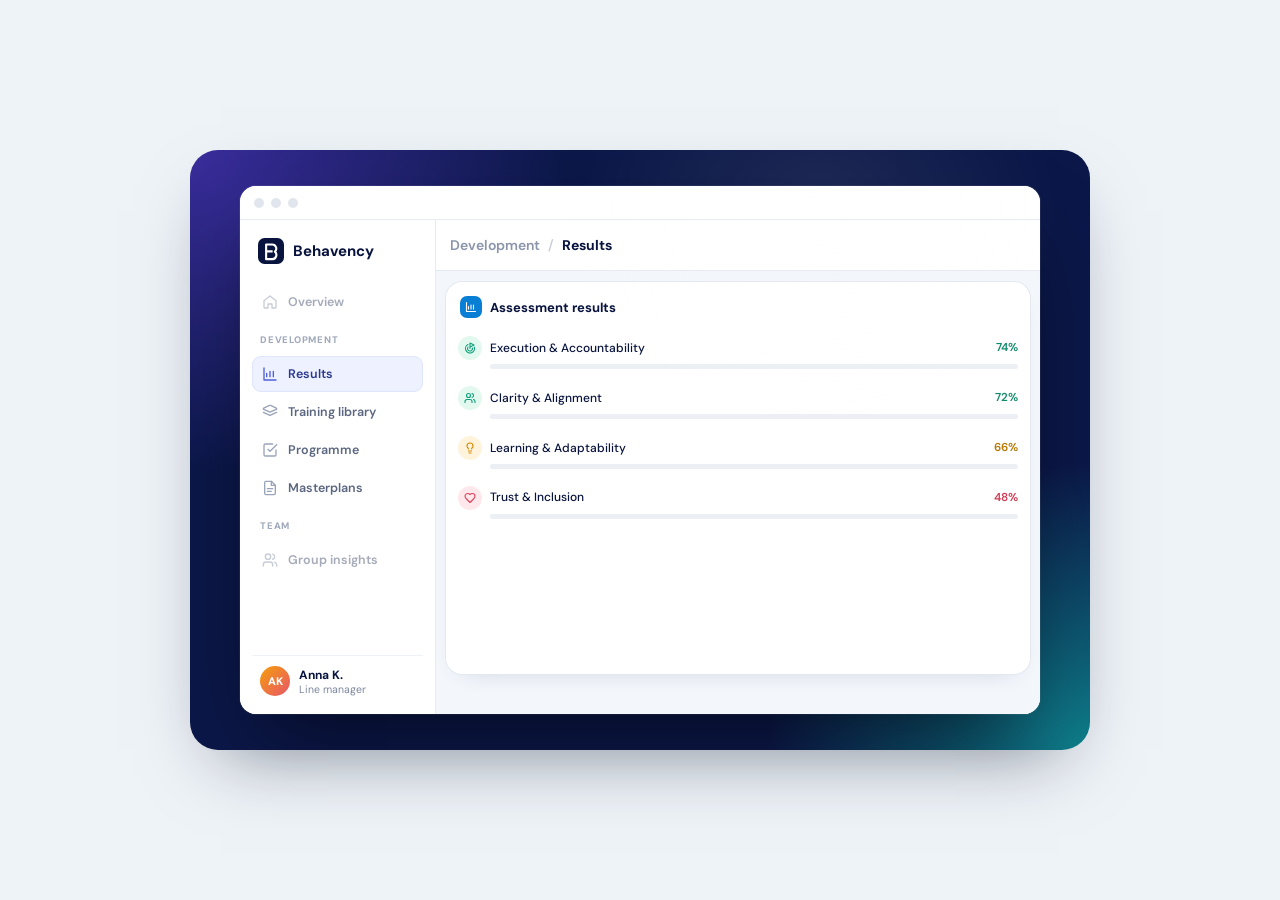
<file: public/showcase-desktop/index.html>
<!doctype html>
<html lang="en">
<head>
<meta charset=utf8><meta name=viewport content="width=device-width,initial-scale=1,viewport-fit=cover"><style>:root{color-scheme:light;box-sizing:border-box;padding-top:env(safe-area-inset-top,0px);padding-bottom:env(safe-area-inset-bottom,0px)}html{scroll-padding-top:env(safe-area-inset-top,0px)}body{margin:0;padding:0;font:14px -apple-system,BlinkMacSystemFont,sans-serif;background:#fff;color:#000}img{max-width:100%}[hidden]:not([hidden=until-found i]){display:none!important}</style></head><body>
<title>Behavency Showcase Desktop</title>
<meta name="claude:viewport-fit-sides" content="cover">
<link rel="preconnect" href="https://fonts.googleapis.com">
<link rel="stylesheet" href="https://fonts.googleapis.com/css2?family=DM+Sans:wght@400;500;600;700;800&display=swap">
<style>
/* Layout: a product showcase. A brand band holds one Behavency app window: a left menu whose highlight follows the
   story, and the explainer clip playing in the main area. The band and window keep their look in both themes;
   only the page around them follows the viewer's theme. */
:root {
  --page: #eef3f8; --ink: #1e293b; --rule: #d6dfea; --chip: #ffffff;
  --sans: "DM Sans", ui-sans-serif, system-ui, -apple-system, "Segoe UI", Arial, sans-serif;
}
@media (prefers-color-scheme: dark) { :root:not([data-theme="light"]) { --page: #0d1324; --ink: #e2e8f0; --rule: #263049; --chip: #172036; color-scheme: dark } }
:root[data-theme="dark"] { --page: #0d1324; --ink: #e2e8f0; --rule: #263049; --chip: #172036; color-scheme: dark }

html, body { height: 100% }
body { margin: 0; background: var(--page); color: var(--ink); font-family: var(--sans) }
.sc-page { min-height: 100%; display: grid; place-items: center; box-sizing: border-box; padding-block: 24px;
  padding-left: max(16px, env(safe-area-inset-left, 0px)); padding-right: max(16px, env(safe-area-inset-right, 0px)) }
.sc-hold { position: relative; max-width: 100% }
.sc-band { position: absolute; left: 0; top: 0; width: 900px; height: 600px; transform-origin: top left; border-radius: 28px; overflow: hidden;
  background: radial-gradient(70% 90% at 0% 0%, #3a2d9c 0, transparent 60%), radial-gradient(60% 80% at 100% 100%, #0e7f8a 0, transparent 60%), #0b1748;
  box-shadow: 0 30px 70px -30px rgba(15,23,42,.5) }
.sc-band::after { content: ""; position: absolute; inset: 0; background: radial-gradient(40% 50% at 70% 10%, rgba(255,255,255,.08), transparent 70%); pointer-events: none }

/* The app window */
.sc-win { position: absolute; left: 50px; top: 36px; width: 800px; height: 528px; border-radius: 16px; overflow: hidden; background: #f3f6fb; color: #08133e;
  box-shadow: 0 40px 80px -24px rgba(0,0,0,.55), 0 0 0 1px rgba(255,255,255,.08); display: grid; grid-template-columns: 196px 1fr; grid-template-rows: 34px 1fr }
.sc-bar { grid-column: 1 / 3; display: flex; align-items: center; gap: 7px; padding: 0 14px; background: #fff; border-bottom: 1px solid #e6ebf2 }
.sc-bar i { width: 10px; height: 10px; border-radius: 50%; background: #e1e6ee }
.sc-bar span { margin: 0 auto; padding: 4px 40px; border-radius: 7px; background: #f3f6fa; font-size: 11px; color: #7b869e }

.sc-side { position: relative; background: #fff; border-right: 1px solid #e6ebf2; padding: 16px 12px; display: flex; flex-direction: column; gap: 4px }
.sc-logo { display: flex; align-items: center; gap: 9px; padding: 2px 6px 16px; font-size: 15px; font-weight: 700 }
.sc-logo svg { width: 26px; height: 26px }
.sc-sec { padding: 10px 8px 6px; font-size: 9.5px; font-weight: 800; letter-spacing: .08em; text-transform: uppercase; color: #a0a9bb }
.sc-nav { position: relative; display: flex; flex-direction: column; gap: 2px }
.sc-pill { position: absolute; left: 0; right: 0; height: 36px; border-radius: 9px; background: #eef1ff; box-shadow: inset 0 0 0 1px #dfe4ff; transition: top .7s cubic-bezier(.65,0,.35,1) }
.sc-item { position: relative; height: 36px; display: flex; align-items: center; gap: 10px; padding: 0 10px; border-radius: 9px; font-size: 12.5px; font-weight: 600; color: #5b6680; transition: color .4s }
.sc-item svg { flex: none; color: #9aa4b8; transition: color .4s }
.sc-item.on { color: #2b3a8f }
.sc-item.on svg { color: #4f5fd6 }
.sc-item.dim { opacity: .55 }
.sc-who { margin-top: auto; display: flex; align-items: center; gap: 9px; padding: 10px 8px 2px; border-top: 1px solid #eef1f5 }
.sc-who .av { width: 30px; height: 30px; border-radius: 50%; display: grid; place-items: center; font-size: 11px; font-weight: 800; color: #fff; background: linear-gradient(135deg, #f59e0b, #e8566a) }
.sc-who strong { display: block; font-size: 12px }
.sc-who small { display: block; font-size: 10.5px; color: #7b869e }

.sc-main { position: relative; overflow: hidden; background: #f3f6fb }
.sc-clip { position: absolute; inset: 0 }

/* The explainer clip */

/* Layout: a wordless explainer for the mobile website. One Behavency window on a brand band; every step is the
   previous step transforming: the red area becomes a search tag, the matches become the programme, and each training
   builds its Masterplan in a panel attached under it. Only the window's own labels carry words. */
:root {
  --page: #eef3f8; --ink: #08133e; --rule: #d6dfea; --chip: #ffffff;
  --sans: "DM Sans", ui-sans-serif, system-ui, -apple-system, "Segoe UI", Arial, sans-serif;
  --move: cubic-bezier(.65, 0, .35, 1);
  --settle: cubic-bezier(.22, .8, .24, 1);
}
@media (prefers-color-scheme: dark) { :root:not([data-theme="light"]) { --page: #0d1324; --ink: #e5eaf5; --rule: #263049; --chip: #172036; color-scheme: dark } }
:root[data-theme="dark"] { --page: #0d1324; --ink: #e5eaf5; --rule: #263049; --chip: #172036; color-scheme: dark }


/* The band and the camera */
.holder { position: relative }
.band { position: absolute; left: 0; top: 0; width: 604px; height: 494px; transform-origin: top left; border-radius: 26px; overflow: hidden; color: #08133e;
  background: radial-gradient(110% 70% at 10% 0%, #3a2d9c 0, transparent 62%), radial-gradient(90% 60% at 100% 100%, #0e7f8a 0, transparent 62%), #0b1748;
  box-shadow: 0 24px 60px rgba(30,48,84,.2) }
.cam { position: absolute; left: 0; top: 0; width: 604px; height: 494px; transform-origin: 0 0; transition: transform 1.3s var(--move) }
.win { position: absolute; left: 0; top: 0; width: 604px; height: 494px; border-radius: 0; background: #f5f8fc; overflow: hidden; box-shadow: 0 26px 60px rgba(0,0,0,.4); font-size: 12px; transition: opacity .6s }
.win.out { opacity: 0 }

.top { position: absolute; left: 0; right: 0; top: 0; height: 50px; display: flex; align-items: center; gap: 9px; padding: 0 14px; background: #fff; border-bottom: 1px solid #e6ebf2; z-index: 2 }
.top .logo { width: 24px; height: 24px }
.top b { font-size: 14px; font-weight: 700 }
.who { margin-left: auto; display: flex; align-items: center; gap: 8px }
.av { width: 28px; height: 28px; border-radius: 50%; display: grid; place-items: center; font-size: 10.5px; font-weight: 800; color: #fff; background: linear-gradient(135deg, #f59e0b, #e8566a); flex: none }
.who strong { display: block; font-size: 12px; line-height: 1.1 }
.who small { display: block; font-size: 10px; color: #687391 }

/* Every moving piece is placed by the script */
.p { position: absolute; box-sizing: border-box;
  transition: left .9s var(--move), top .9s var(--move), width .9s var(--move), height .8s var(--move), opacity .5s, transform .6s var(--settle), background .45s, box-shadow .45s }
.sheet { border-radius: 16px; background: #fff; box-shadow: 0 0 0 1px #e3e9f0, 0 10px 24px -18px rgba(30,48,84,.3) }
.title { display: flex; align-items: center; gap: 8px; font-size: 13px; font-weight: 700; white-space: nowrap }
.title i { width: 22px; height: 22px; border-radius: 7px; display: grid; place-items: center; color: #fff; flex: none }
.title small { margin-left: auto; font-size: 10.5px; font-weight: 600; color: #8a94ab }

/* Results, coloured by zone like the product: strong, medium, development */
.row { display: grid; grid-template-columns: 24px 1fr auto; column-gap: 8px; row-gap: 4px; align-items: center; align-content: center; padding: 0 8px; border-radius: 10px; font-size: 12px; font-weight: 500; white-space: nowrap }
.row .ci { width: 24px; height: 24px; border-radius: 50%; display: grid; place-items: center }
.row .sc { font-size: 11.5px; font-weight: 600; font-variant-numeric: tabular-nums }
.row .bar { grid-column: 2 / 4; height: 5px; border-radius: 99px; background: #eceff3; overflow: hidden }
.row .bar b { display: block; height: 100%; width: var(--v); border-radius: inherit; transform: scaleX(0); transform-origin: left; transition: transform 1.1s var(--move) }
.filled .row .bar b { transform: none }
.z-strong .ci { background: #e3f8ef; color: #0f9f7a } .z-strong .bar b { background: #19b98d } .z-strong .sc { color: #0f8a6a }
.z-medium .ci { background: #fff3dc; color: #d48a00 } .z-medium .bar b { background: #f2a516 } .z-medium .sc { color: #b77700 }
.z-dev .ci { background: #ffe8ec; color: #e0435c } .z-dev .bar b { background: #ef4a64 } .z-dev .sc { color: #d03a52 }
.row .tag { display: inline-block; margin-left: 6px; font-size: 9px; font-weight: 800; letter-spacing: .06em; text-transform: uppercase; color: #c0263f; background: #ffe8ec; border-radius: 99px; padding: 2px 7px; opacity: 0; transform: scale(.8); transition: opacity .35s, transform .35s var(--settle) }
.row.prio { background: #fff5f6; box-shadow: inset 0 0 0 1.5px #f7a3b1 }
.row.prio .tag { opacity: 1; transform: none }
.legend { display: flex; gap: 12px; font-size: 10px; font-weight: 600; color: #7b869e; white-space: nowrap }
.legend span { display: inline-flex; align-items: center; gap: 5px }
.legend i { width: 8px; height: 8px; border-radius: 50% }
.scan { top: 96px; height: 270px; width: 50px; background: linear-gradient(90deg, transparent, rgba(18,142,224,.2), transparent); opacity: 0; transition: none }

/* The priority as a tag */
.tagp { overflow: hidden; transition: left .9s var(--move), top .9s var(--move), width .7s var(--move), height .7s var(--move), opacity .25s, border-radius .7s var(--move), background .5s, box-shadow .5s; display: inline-flex; align-items: center; gap: 6px; padding: 5px 10px 5px 6px; border-radius: 99px; background: #ffeef1; box-shadow: inset 0 0 0 1.5px #f491a3, 0 6px 14px -8px rgba(190,30,60,.45); font-size: 11.5px; font-weight: 700; color: #9b1c33; white-space: nowrap; z-index: 4 }
.tagp i { width: 20px; height: 20px; border-radius: 50%; background: #fff; color: #e0435c; display: grid; place-items: center }
.tagp.asRow { border-radius: 10px; background: #fff5f6; box-shadow: inset 0 0 0 1.5px #f7a3b1 }
.tagp.lifted { box-shadow: inset 0 0 0 1.5px #f491a3, 0 16px 26px -10px rgba(190,30,60,.45) }
.pre { font-size: 11.5px; font-weight: 600; color: #8a94ab; white-space: nowrap }

/* Library */
.search { border-radius: 11px; background: #f4f6fa; box-shadow: inset 0 0 0 1px #e6ebf2; display: flex; align-items: center; gap: 7px; padding: 0 10px; color: #8a94ab }
.search.on { background: #fff8f9; box-shadow: inset 0 0 0 1.5px #f491a3 }
.cloud { display: flex; flex-wrap: wrap; align-content: flex-start; gap: 5px; overflow: hidden; padding-top: 10px; -webkit-mask-image: linear-gradient(#000 84%, transparent); mask-image: linear-gradient(#000 84%, transparent) }
.chip { position: relative; padding: 4px 8px; border-radius: 7px; background: #f4f6fa; box-shadow: inset 0 0 0 1px #e9edf3; font-size: 10.5px; font-weight: 600; color: #3b4764; white-space: nowrap;
  transition: opacity .4s, transform .45s var(--settle), background .25s, box-shadow .25s, color .25s }
.chip.look { background: #e8f3ff; box-shadow: inset 0 0 0 1px #b7d6f5 }
.cloud.dimmed .chip:not(.hit) { opacity: .25 }
.chip.fall { opacity: 0 !important; transform: translateY(10px) scale(.92) }
.chip.hit { background: #ecfbf5; color: #0f6e58; box-shadow: inset 0 0 0 1.5px #7fd8bf }
.chip .m { position: absolute; right: -4px; top: -11px; font-size: 9px; font-weight: 800; color: #fff; background: #13b894; border-radius: 99px; padding: 1px 6px; opacity: 0; transform: translateY(3px); transition: opacity .3s, transform .3s }
.chip.hit .m { opacity: 1; transform: none }
.chip.ghost { visibility: hidden }

/* Programme frame and training cards */
.frame { border-radius: 16px; background: #fff; box-shadow: 0 0 0 1.5px #c9b2ee, 0 14px 30px -18px rgba(76,29,149,.45); transition: opacity .7s }
.frame.on { transform: none }
.card { border-radius: 12px; overflow: hidden; background: #ecfbf5; box-shadow: inset 0 0 0 1.5px #7fd8bf; z-index: 3 }
.card.real { background: #fff; box-shadow: inset 0 0 0 1px #e3e9f0, 0 8px 18px -12px rgba(30,48,84,.35) }
.card.lift { box-shadow: inset 0 0 0 1.5px #a7f3d0, 0 16px 30px -14px rgba(15,110,88,.45); transform: translateY(-2px) }
.card .in { opacity: 0; transition: opacity .35s }
.card .face { position: absolute; left: 8px; top: 50%; transform: translateY(-50%); font-size: 10.5px; font-weight: 600; color: #0f6e58; white-space: nowrap; transition: opacity .3s }
.card.real .face { opacity: 0 }
.card.flying { box-shadow: inset 0 0 0 1.5px #7fd8bf, 0 18px 30px -12px rgba(15,110,88,.4) }
.card.real .in { opacity: 1; transition-delay: .35s }
.hd { position: absolute; left: 10px; right: 10px; top: 0; bottom: 0; display: flex; align-items: center; gap: 9px }
.hd .ti { width: 32px; height: 32px; border-radius: 9px; display: grid; place-items: center; flex: none }
.hd b { display: block; font-size: 12.3px; font-weight: 700; line-height: 1.2 }
.hd small { display: block; font-size: 10px; color: #8a94ab; margin-top: 1px }
/* The Masterplan pill grows out of the card edge, then its tick draws itself */
.hd .done { margin-left: auto; flex: none; display: inline-flex; align-items: center; gap: 3px; font-size: 9.5px; font-weight: 800; color: #fff; background: #13b894; border-radius: 99px; white-space: nowrap; overflow: hidden;
  max-width: 0; padding: 3px 0; opacity: 0; transition: max-width .8s var(--settle), padding .8s var(--settle), opacity .45s }
.card.ready .done { max-width: 120px; padding: 3px 8px; opacity: 1 }
.hd .done svg path { stroke-dasharray: 24; stroke-dashoffset: 24; transition: stroke-dashoffset .5s ease .55s }
.card.ready .done svg path { stroke-dashoffset: 0 }

/* The Masterplan panel, attached under the training it belongs to */
.panel { border-radius: 12px; background: #fbfcff; box-shadow: inset 0 0 0 1px #e1d6f6; overflow: hidden; z-index: 2 }
.panel::before { content: ""; position: absolute; left: 26px; top: 0; width: 2px; height: 8px; background: #c9b2ee }
.ph { position: absolute; left: 10px; right: 10px; top: 12px; display: flex; align-items: center; gap: 6px; font-size: 11px; font-weight: 700; color: #6823b2; white-space: nowrap }
.ph .dots { display: inline-flex; gap: 3px; margin-left: 2px }
.ph .dots b { width: 4px; height: 4px; border-radius: 50%; background: #a77be6; animation: dot 1s infinite ease-in-out }
.ph .dots b:nth-child(2) { animation-delay: .15s } .ph .dots b:nth-child(3) { animation-delay: .3s }
@keyframes dot { 0%, 100% { opacity: .25 } 50% { opacity: 1 } }
.ph .ready { margin-left: auto; display: inline-flex; align-items: center; gap: 3px; font-size: 9.5px; font-weight: 800; color: #0f7d65; background: #def8ef; border-radius: 99px; padding: 2px 8px; opacity: 0; transform: scale(.7); transition: opacity .35s, transform .4s var(--settle) }
.panel.isReady .ph .ready { opacity: 1; transform: none }
.panel.isReady .ph .dots { display: none }
.map { position: absolute; left: 10px; right: 10px; top: 36px; display: grid; grid-template-columns: 1fr 10px 1fr 10px 1fr 10px 1fr; align-items: center; gap: 2px }
.map .st { height: 38px; border-radius: 9px; background: #fff; box-shadow: inset 0 0 0 1px #e3e9f0; display: flex; flex-direction: column; align-items: center; justify-content: center; gap: 3px; font-size: 9px; font-weight: 700; color: #a3adc2;
  transition: background .35s, box-shadow .35s, color .35s, transform .4s var(--settle) }
.map .st.lit { background: #e4faf3; box-shadow: inset 0 0 0 1px #9fe3cf; color: #087f6c; transform: translateY(-1px) }
.map .ar { height: 2px; background: #e3e9f0; position: relative; transition: background .35s }
.map .ar.lit { background: #6abdab }
.tools { position: absolute; left: 10px; right: 10px; top: 82px; display: flex; flex-direction: column; gap: 5px }
.tool { display: grid; grid-template-columns: 26px 1fr auto; gap: 8px; align-items: center; padding: 4px 6px; border-radius: 9px; background: #fff; box-shadow: inset 0 0 0 1px #e8edf3; opacity: 0; transform: translateY(8px); transition: opacity .4s, transform .45s var(--settle) }
.tool.on { opacity: 1; transform: none }
.tool .ic { width: 26px; height: 26px; border-radius: 8px; display: grid; place-items: center }
.tool b { display: block; font-size: 10.8px; font-weight: 700; line-height: 1.15 }
.tool small { display: block; font-size: 9.5px; color: #7b869e; margin-top: 1px }
.cal { font-size: 9px; font-weight: 700; border-radius: 6px; padding: 4px 6px; white-space: nowrap; background: #eef8ff; color: #0877be; transition: background .3s, color .3s, transform .15s }
.cal.added { background: #def6ed; color: #15856c }
.cal.press { transform: scale(.92) }

/* Cursor */
.cursor { width: 22px; height: 26px; z-index: 9; pointer-events: none; opacity: 0; filter: drop-shadow(0 3px 4px rgba(0,0,0,.35)); transition: left .9s var(--move), top .9s var(--move), opacity .3s }
.cursor svg { width: 100%; height: 100% }
.ring { width: 30px; height: 30px; margin: -15px 0 0 -15px; border-radius: 50%; border: 2px solid rgba(131,39,221,.6); opacity: 0; pointer-events: none; z-index: 8; transition: none }
.ring.go { animation: ring .55s var(--settle) }
@keyframes ring { 0% { opacity: .9; transform: scale(.4) } 100% { opacity: 0; transform: scale(1.4) } }

.noanim, .noanim * { transition: none !important }
@media (prefers-reduced-motion: reduce) { .band * { transition-duration: .01ms !important; animation: none !important } }

/* Second priority (amber), its tag, three cards in a row, the Masterplan pointer */
.row.prio2b { background: #fff8eb; box-shadow: inset 0 0 0 1.5px #f8c463 }
.row.prio2b .tag { opacity: 1; transform: none; color: #b45309; background: #fff0d2 }
.tagp.amber { background: #fff3db; box-shadow: inset 0 0 0 1.5px #f6c25c, 0 6px 14px -8px rgba(180,83,9,.45); color: #7a4300 }
.tagp.amber i { color: #dc9000 }
.tagp.amber.asRow { background: #fff8eb; box-shadow: inset 0 0 0 1.5px #f8c463 }
.tagp.amber.lifted { box-shadow: inset 0 0 0 1.5px #f6c25c, 0 16px 26px -10px rgba(180,83,9,.45) }
/* Library as a tidy two-column list */
.cloud { display: grid !important; grid-template-columns: 1fr 1fr; gap: 7px 10px; align-content: start }
.chip { padding: 7px 11px; font-size: 11.5px; border-radius: 8px }
/* The Masterplan opens under the trainings in two halves: the four parts left, the tools right */
/* Pairs: training, an arrow, its Masterplan */
.card .hd b { font-size: 13.5px } .card .hd small { font-size: 11px }
.arw { height: 2px; background: #c9b2ee; transform: scaleX(0); transform-origin: left center; transition: transform .45s var(--move), opacity .3s; z-index: 2 }
.arw::after { content: ""; position: absolute; right: -2px; top: -4px; border-left: 7px solid #a98be3; border-top: 5px solid transparent; border-bottom: 5px solid transparent }
.arw span { position: absolute; left: 50%; top: -17px; transform: translateX(-50%); font-size: 10px; font-weight: 700; letter-spacing: .04em; color: #9a86c9; opacity: 0; transition: opacity .3s .25s }
.arw.on { transform: scaleX(1) } .arw.on span { opacity: 1 }
.mpc { border-radius: 12px; overflow: hidden; background: #fbfaff; box-shadow: inset 0 0 0 1px #e1d6f6; opacity: 0; transition: width .6s var(--move), opacity .3s, box-shadow .4s, background .4s; z-index: 2 }
.mpc.open { opacity: 1 }
.mpc.done { background: #fff; box-shadow: inset 0 0 0 1.5px #9fe3cf, 0 10px 22px -16px rgba(15,110,88,.45) }
.mpc .inner { position: absolute; left: 0; top: 0; bottom: 0; padding: 11px 12px; box-sizing: border-box; display: flex; flex-direction: column; gap: 9px }
.mpc .mh { display: flex; align-items: center; gap: 6px; font-size: 12px; font-weight: 700; color: #6823b2; white-space: nowrap }
.mpc .mh .ok { margin-left: auto; display: inline-flex; align-items: center; gap: 3px; font-size: 10px; font-weight: 800; color: #fff; background: #13b894; border-radius: 99px; padding: 2px 8px; opacity: 0; transform: scale(.7); transition: opacity .35s, transform .4s var(--settle) }
.mpc.done .mh .ok { opacity: 1; transform: none }
.mpc .pts { display: grid; grid-template-columns: repeat(4, minmax(0, 1fr)); gap: 6px }
.mpc .pt { height: 38px; border-radius: 9px; background: #fff; box-shadow: inset 0 0 0 1px #e3e9f0; display: flex; flex-direction: column; align-items: center; justify-content: center; gap: 3px; font-size: 9.5px; font-weight: 700; color: #a3adc2; transition: background .35s, box-shadow .35s, color .35s, transform .4s var(--settle) }
.mpc .pt.lit { background: #e4faf3; box-shadow: inset 0 0 0 1px #9fe3cf; color: #087f6c; transform: translateY(-1px) }
/* The selected trainings, gathered */
.bundle { border-radius: 16px; background: #fff; box-shadow: 0 0 0 1px #e1d6f6, 0 24px 50px -20px rgba(40,20,90,.45); padding: 14px; z-index: 6; opacity: 0; transform: scale(.92); transition: opacity .4s, transform .5s var(--settle) }
.bundle.on { opacity: 1; transform: none }
.bundle header { display: flex; align-items: center; gap: 9px; font-size: 13.5px; font-weight: 700 }
.bundle header span { width: 28px; height: 28px; border-radius: 9px; display: grid; place-items: center; color: #fff; background: linear-gradient(135deg, #782bd0, #168bd7) }
.bundle ul { list-style: none; margin: 11px 0 0; padding: 0; display: flex; flex-direction: column; gap: 6px }
.bundle li { display: flex; align-items: center; gap: 9px; padding: 8px 10px; border-radius: 9px; background: #f8f6fc; font-size: 12.3px; font-weight: 600; opacity: 0; transform: translateY(5px); transition: opacity .3s, transform .35s var(--settle) }
.bundle li.in { opacity: 1; transform: none }
.bundle li i { width: 8px; height: 8px; border-radius: 50%; flex: none }
/* The Masterplan screen */
.msheet { border-radius: 16px; background: #fff; box-shadow: 0 0 0 1px #e3e9f0, 0 10px 24px -18px rgba(30,48,84,.3); overflow: hidden; opacity: 0; transition: opacity .5s; z-index: 3 }
.msheet.on { opacity: 1 }
.mmask { position: absolute; inset: 0; z-index: 2; display: flex; flex-direction: column; align-items: center; justify-content: center; text-align: center; padding: 30px; background: linear-gradient(145deg, #fbfaff, #f2eeff); clip-path: inset(0 0 0 0); transition: clip-path .8s var(--move) }
.mmask.gone { clip-path: inset(0 0 100% 0) }
.mmask .mi { width: 58px; height: 58px; border-radius: 16px; display: grid; place-items: center; color: #fff; background: linear-gradient(135deg, #782cd0, #a964eb); box-shadow: 0 12px 28px rgba(124,43,209,.3); opacity: 0; transform: scale(.6); transition: opacity .4s, transform .5s var(--settle) }
.mmask strong, .mmask small { opacity: 0; transition: opacity .4s .15s }
.mmask.show .mi { opacity: 1; transform: none } .mmask.show strong, .mmask.show small { opacity: 1 }
.mmask strong { margin-top: 14px; font-size: 17px }
.mmask small { margin-top: 6px; max-width: 360px; font-size: 12.5px; line-height: 1.4; color: #77829a }
.mmap { margin-top: 24px; width: 86%; display: grid; grid-template-columns: 1fr 24px 1fr 24px 1fr 24px 1fr; align-items: center; gap: 4px }
.mmap b { height: 50px; border-radius: 11px; box-shadow: inset 0 0 0 1px #e3e9f0; background: #fff; display: flex; flex-direction: column; align-items: center; justify-content: center; gap: 4px; font-size: 11px; font-weight: 700; color: #a3adc2; transition: background .35s, box-shadow .35s, color .35s, transform .4s var(--settle) }
.mmap b.lit { background: #e4faf3; box-shadow: inset 0 0 0 1px #9fe3cf; color: #087f6c; transform: translateY(-2px) }
.mmap i { position: relative; height: 2px; background: #e3e9f0; transition: background .35s }
.mmap i::after { content: ""; position: absolute; right: -1px; top: -3px; border-left: 6px solid #cfd8e3; border-top: 4px solid transparent; border-bottom: 4px solid transparent; transition: border-color .35s }
.mmap i.lit { background: #6abdab } .mmap i.lit::after { border-left-color: #6abdab }
.mcontent { position: absolute; inset: 0; padding: 16px }
.mhero { display: flex; align-items: center; gap: 12px; padding: 10px 12px; border-radius: 12px; background: linear-gradient(90deg, #fff8e8, #fafbff); opacity: 0; transform: translateY(10px); transition: opacity .45s, transform .5s var(--settle) }
.mhero.on, .mtabs.on { opacity: 1; transform: none }
.mhero .hi { width: 40px; height: 40px; border-radius: 10px; background: #fff; color: #e39a00; display: grid; place-items: center; flex: none }
.mhero strong { display: block; font-size: 14px } .mhero small { display: block; margin-top: 2px; font-size: 12px; color: #6e7890 }
.mtabs { display: flex; gap: 4px; margin-top: 12px; border-bottom: 1px solid #e6ebf2; opacity: 0; transform: translateY(8px); transition: opacity .45s, transform .5s var(--settle) }
.mtab { display: flex; align-items: center; gap: 7px; padding: 8px 10px; border-bottom: 2px solid transparent; margin-bottom: -1px; font-size: 12px; font-weight: 600; color: #6b7590; white-space: nowrap }
.mtab.on { color: #14234b; border-bottom-color: #4f5fd6 }
.mtab i { width: 7px; height: 7px; border-radius: 50% }
.mtab .tk { width: 15px; height: 15px; border-radius: 50%; display: grid; place-items: center; background: #13b894; color: #fff; opacity: 0; transform: scale(.5); transition: opacity .3s, transform .35s var(--settle) }
.mtab.ok .tk { opacity: 1; transform: none }
.mtools { margin-top: 12px; display: flex; flex-direction: column; gap: 8px }
.mrow { display: grid; grid-template-columns: 40px 1fr auto; gap: 10px; align-items: center; padding: 9px 10px; border-radius: 11px; background: #fff; box-shadow: inset 0 0 0 1px #edf0f4; opacity: 0; transform: translateY(10px); transition: opacity .4s, transform .45s var(--settle) }
.mrow.on { opacity: 1; transform: none }
.mrow .ri { width: 38px; height: 38px; border-radius: 10px; display: grid; place-items: center }
.mrow b { display: block; font-size: 12.8px; font-weight: 700 } .mrow small { display: block; margin-top: 2px; font-size: 11.3px; color: #727d95 }
.mrow .cal { opacity: 0; transform: scale(.85); transition: opacity .35s, transform .35s var(--settle), background .3s, color .3s }
.mrow.btn .cal { opacity: 1; transform: none }
.mtoast { position: absolute; right: 16px; bottom: 16px; z-index: 3; display: flex; align-items: center; gap: 10px; padding: 12px 14px; border-radius: 12px; background: #f7fffc; box-shadow: 0 0 0 1px #c8eee3, 0 18px 34px -16px rgba(31,91,73,.35); opacity: 0; transform: translateX(30px) scale(.95); transition: opacity .45s, transform .5s var(--settle) }
.mtoast.on { opacity: 1; transform: none }
.mtoast > span { width: 32px; height: 32px; border-radius: 50%; display: grid; place-items: center; background: #13b894; color: #fff; flex: none }
.mtoast strong { display: block; font-size: 12.8px } .mtoast small { display: block; margin-top: 2px; font-size: 11.3px; color: #648076 }
.panel .map { top: 40px; transition: right .7s var(--move) }
.panel.split .map { right: calc(50% + 8px) }
.tagp.green { background: #ecfbf5; box-shadow: inset 0 0 0 1.5px #7fd8bf, 0 6px 14px -8px rgba(15,110,88,.45); color: #0f6e58 }
.tagp.green i { color: #13b894; width: 16px; height: 16px }
.tagp.green { font-size: 10.5px; padding: 4px 9px 4px 5px; gap: 5px }
.panel .ph .ready { display: none }
.tagp.green.asCard { border-radius: 12px; background: #fff; box-shadow: inset 0 0 0 1px #e3e9f0; color: #08133e }
.tagp.green.lifted { box-shadow: inset 0 0 0 1.5px #7fd8bf, 0 16px 26px -10px rgba(15,110,88,.45) }
.panel .map .st { height: 40px }
.panel .tools { left: calc(50% + 8px); top: 36px }
.panel::before { display: none }
.plink { height: 2px; border-radius: 2px; background: #c9b2ee; opacity: 0; z-index: 2 }
.hd small .pd { display: inline-block; width: 7px; height: 7px; border-radius: 50%; margin-right: 5px; vertical-align: 0 }
.pd.red { background: #ef4a64 } .pd.amber { background: #f2a516 }


/* The clip sits in the app as a page, not on its own band */
.band { background: none !important; box-shadow: none !important; border-radius: 0 !important }
.win { box-shadow: none !important; background: #f3f6fb !important }
.top .who { display: none }
.sc-crumb { display: flex; align-items: center; gap: 8px; font-size: 13px; font-weight: 700 }
.sc-crumb span:first-child { color: #8a94ab; font-weight: 600 }
.sc-crumb i { font-style: normal; color: #c3cad6; font-weight: 500 }
#sc-page { transition: opacity .25s }

/* Phones: the same app, menu across the top, the clip at its phone size */
.sc-band.m { width: 372px; height: 502px; border-radius: 24px }
.sc-band.m .sc-win { left: 12px; top: 12px; width: 348px; height: 478px; border-radius: 14px; grid-template-columns: 1fr; grid-template-rows: 34px 44px 1fr }
.sc-band.m .sc-bar { grid-column: 1 / 2 }
.sc-band.m .sc-bar span { padding: 4px 22px }
.sc-band.m .sc-side { flex-direction: row; align-items: center; padding: 0 8px; border-right: 0; border-bottom: 1px solid #e6ebf2 }
.sc-band.m .sc-logo, .sc-band.m .sc-sec, .sc-band.m .sc-item.dim, .sc-band.m .sc-who { display: none }
.sc-band.m .sc-nav { flex-direction: row; gap: 0; width: 100%; justify-content: space-between }
.sc-band.m .sc-pill { top: 0; height: 32px; right: auto; transition: left .7s cubic-bezier(.65,0,.35,1), width .7s cubic-bezier(.65,0,.35,1) }
.sc-band.m .sc-item { height: 32px; padding: 0 7px; font-size: 12.5px; white-space: nowrap }
/* No page header on phones: the menu already says where we are */
.sc-band.m .win { top: -48px !important }
.sc-band.m .band, .sc-band.m .cam { height: 400px !important }
.sc-band.m .sc-item svg { display: none }
</style>

<div class="sc-page">
  <div class="sc-hold" id="sc-hold">
    <div class="sc-band" id="sc-band">
      <div class="sc-win">
        <div class="sc-bar" aria-hidden="true"><i></i><i></i><i></i></div>
        <nav class="sc-side" aria-label="Behavency">
          <div class="sc-logo"><svg viewBox="0 0 32 32" aria-hidden="true"><rect width="32" height="32" rx="8" fill="#08133e"/><path d="M10 8h7.5a5 5 0 0 1 3.2 8.8A5.2 5.2 0 0 1 18 26h-8z" fill="none" stroke="#fff" stroke-width="2.6" stroke-linejoin="round"/><path d="M10 16.5h8" stroke="#fff" stroke-width="2.6"/></svg>Behavency</div>
          <div class="sc-item dim"><svg width="16" height="16" viewBox="0 0 24 24" fill="none" stroke="currentColor" stroke-width="2" stroke-linecap="round" stroke-linejoin="round" aria-hidden="true"><path d="M3 10l9-7 9 7v10a1 1 0 0 1-1 1h-5v-6H9v6H4a1 1 0 0 1-1-1z"/></svg>Overview</div>
          <div class="sc-sec">Development</div>
          <div class="sc-nav" id="sc-nav">
            <div class="sc-pill" id="sc-pill"></div>
            <div class="sc-item"><svg width="16" height="16" viewBox="0 0 24 24" fill="none" stroke="currentColor" stroke-width="2" stroke-linecap="round" stroke-linejoin="round" aria-hidden="true"><path d="M3 3v18h18"/><path d="M7 16v-5M12 16V8M17 16v-8"/></svg>Results</div>
            <div class="sc-item"><svg width="16" height="16" viewBox="0 0 24 24" fill="none" stroke="currentColor" stroke-width="2" stroke-linecap="round" stroke-linejoin="round" aria-hidden="true"><path d="m12.83 2.18a2 2 0 0 0-1.66 0L2.6 6.08a1 1 0 0 0 0 1.83l8.58 3.91a2 2 0 0 0 1.66 0l8.58-3.9a1 1 0 0 0 0-1.83Z"/><path d="m22 12.65-9.17 4.16a2 2 0 0 1-1.66 0L2 12.65"/></svg>Training library</div>
            <div class="sc-item"><svg width="16" height="16" viewBox="0 0 24 24" fill="none" stroke="currentColor" stroke-width="2" stroke-linecap="round" stroke-linejoin="round" aria-hidden="true"><path d="M9 11l3 3L22 4"/><path d="M21 12v7a2 2 0 0 1-2 2H5a2 2 0 0 1-2-2V5a2 2 0 0 1 2-2h11"/></svg>Programme</div>
            <div class="sc-item"><svg width="16" height="16" viewBox="0 0 24 24" fill="none" stroke="currentColor" stroke-width="2" stroke-linecap="round" stroke-linejoin="round" aria-hidden="true"><path d="M14 2H6a2 2 0 0 0-2 2v16a2 2 0 0 0 2 2h12a2 2 0 0 0 2-2V8z"/><path d="M14 2v6h6M8 13h8M8 17h6"/></svg>Masterplans</div>
          </div>
          <div class="sc-sec">Team</div>
          <div class="sc-item dim"><svg width="16" height="16" viewBox="0 0 24 24" fill="none" stroke="currentColor" stroke-width="2" stroke-linecap="round" stroke-linejoin="round" aria-hidden="true"><path d="M16 21v-2a4 4 0 0 0-4-4H6a4 4 0 0 0-4 4v2"/><circle cx="9" cy="7" r="4"/><path d="M22 21v-2a4 4 0 0 0-3-3.87"/><path d="M16 3.13a4 4 0 0 1 0 7.75"/></svg>Group insights</div>
          <div class="sc-who"><span class="av">AK</span><div><strong>Anna K.</strong><small>Line manager</small></div></div>
        </nav>
        <main class="sc-main">
          <div class="sc-clip">
<div class="holder" id="holder">
    <div class="band" id="band">
      <div class="cam" id="cam">
        <div class="win" id="win">
          <div class="top">
            <b class="sc-crumb"><span>Development</span><i>/</i><span id="sc-page">Results</span></b>
            <div class="who"><span class="av">AK</span><div><strong>Anna K.</strong><small>Line manager</small></div></div>
          </div>

          <!-- Results -->
          <div class="p sheet" id="res"></div>
          <div class="p title" id="resT"><i style="background:#087fd5" data-i="chart" data-s="12"></i>Assessment results</div>
          <div class="p row z-strong" data-k="0"><span class="ci" data-i="goal" data-s="12"></span>Execution &amp; Accountability<span class="sc">74%</span><span class="bar"><b style="--v:74%"></b></span></div>
          <div class="p row z-strong" data-k="1"><span class="ci" data-i="users" data-s="12"></span>Clarity &amp; Alignment<span class="sc">72%</span><span class="bar"><b style="--v:72%"></b></span></div>
          <div class="p row z-medium" data-k="2"><span class="ci" data-i="bulb" data-s="12"></span>Learning &amp; Adaptability<span class="sc">66%</span><span class="bar"><b style="--v:66%"></b></span></div>
          <div class="p row z-dev" data-k="3" id="prio"><span class="ci" data-i="heart" data-s="12"></span><span>Trust &amp; Inclusion<span class="tag">Priority</span></span><span class="sc">48%</span><span class="bar"><b style="--v:48%"></b></span></div>
          <div class="p row z-strong" data-k="4"><span class="ci" data-i="target" data-s="12"></span>Focus &amp; Prioritization<span class="sc">76%</span><span class="bar"><b style="--v:76%"></b></span></div>
          <div class="p row z-medium" data-k="5" id="prio2"><span class="ci" data-i="share" data-s="12"></span><span>Collaboration &amp; Influence<span class="tag">Priority</span></span><span class="sc">64%</span><span class="bar"><b style="--v:64%"></b></span></div>
          <div class="p legend" id="legend"><span><i style="background:#19b98d"></i>Strong</span><span><i style="background:#f2a516"></i>Medium</span><span><i style="background:#ef4a64"></i>Development</span></div>
          <div class="p scan" id="scan"></div>

          <!-- Library -->
          <div class="p sheet" id="lib"></div>
          <div class="p title" id="libT"><i style="background:#8327dd" data-i="layers" data-s="12"></i>Training library<small>40+ programmes</small></div>
          <div class="p search" id="search"><span data-i="search" data-s="13"></span><span class="pre">Find training for</span></div>
          <div class="p cloud" id="cloud"></div>

          <!-- Programme -->
          <div class="p frame" id="frame"></div>
          <div class="p title" id="frameT"><span class="av" style="width:22px;height:22px;font-size:8.5px">AK</span>Anna’s development programme</div>
          <div class="p pre" id="forT">For</div>

          <div class="p card" id="card1"><div class="face">Trust &amp; Psychological Safety Training</div><div class="in">
            <div class="hd"><span class="ti" style="background:#ffe9ea;color:#e84e58" data-i="heart" data-s="15"></span><div><b>Trust &amp; Psychological Safety Training</b><small><i class="pd red"></i>Face-to-face · Online</small></div><span class="done"><span data-i="check" data-s="9"></span>Masterplan</span></div>
          </div></div>
          <div class="p card" id="card2"><div class="face">Team Leadership</div><div class="in">
            <div class="hd"><span class="ti" style="background:#e2f7f2;color:#0f9f7a" data-i="flag" data-s="15"></span><div><b>Team Leadership</b><small><i class="pd red"></i>Online · E-learning</small></div><span class="done"><span data-i="check" data-s="9"></span>Masterplan</span></div>
          </div></div>
          <div class="p card" id="card3"><div class="face">Influencing Without Authority</div><div class="in">
            <div class="hd"><span class="ti" style="background:#fff0d2;color:#dc9000" data-i="share" data-s="15"></span><div><b>Influencing Without Authority</b><small><i class="pd amber"></i>Online · Face-to-face</small></div><span class="done"><span data-i="check" data-s="9"></span>Masterplan</span></div>
          </div></div>

          <div class="p plink" id="plink"></div>
          <div class="p bundle" id="bundle2"><header><span data-i="search" data-s="14"></span>3 trainings matched</header></div>
          <div class="p bundle" id="bundle"><header><span data-i="layers" data-s="14"></span>3 trainings selected</header><ul><li><i style="background:#ef4a64"></i>Trust &amp; Psychological Safety Training</li><li><i style="background:#ef4a64"></i>Team Leadership</li><li><i style="background:#f2a516"></i>Influencing Without Authority</li></ul></div><div class="p msheet" id="msheet"><div class="mcontent"><div class="mhero" id="mhero"><span class="hi" data-i="flag" data-s="20"></span><div><strong>Masterplan · Trust &amp; Psychological Safety Training</strong><small>From the training to everyday practice</small></div></div><div class="mtabs" id="mtabs"><span class="mtab on"><i style="background:#ef4a64"></i>Psychological Safety<span class="tk" data-i="check" data-s="9"></span></span><span class="mtab"><i style="background:#ef4a64"></i>Team Leadership<span class="tk" data-i="check" data-s="9"></span></span><span class="mtab"><i style="background:#f2a516"></i>Influencing<span class="tk" data-i="check" data-s="9"></span></span></div><div class="mtools"><div class="mrow"><span class="ri" style="background:#f3e8ff;color:#8a28d9" data-i="wrench" data-s="18"></span><div><b>Team check-in guide</b><small>Step-by-step guide and template</small></div><span class="cal">+ Calendar</span></div><div class="mrow"><span class="ri" style="background:#e2faf3;color:#11b494" data-i="play" data-s="18"></span><div><b>Responding to mistakes</b><small>Practice exercise</small></div><span class="cal">+ Calendar</span></div><div class="mrow"><span class="ri" style="background:#e6f4ff;color:#0686d9" data-i="cal" data-s="18"></span><div><b>First team check-in</b><small>Action for this week</small></div><span class="cal">+ Calendar</span></div></div></div><div class="mmask" id="mmask"><span class="mi" data-i="doc" data-s="26"></span><strong>Creating Masterplans</strong><small>Each training becomes a structure, practical tools, exercises and actions.</small><div class="mmap"><b><span data-i="list" data-s="15"></span>Structure</b><i></i><b><span data-i="wrench" data-s="15"></span>Tools</b><i></i><b><span data-i="play" data-s="15"></span>Exercises</b><i></i><b><span data-i="cal" data-s="15"></span>Actions</b></div></div><div class="mtoast" id="mtoast"><span data-i="check" data-s="16"></span><div><strong>Masterplans ready</strong><small>3 trainings connected to practical tools</small></div></div></div>
          <div class="p arw" id="arw1"><span>then</span></div><div class="p mpc" id="mpc1"><div class="inner" id="mpi1"><div class="mh"><span data-i="doc" data-s="12"></span>Masterplan<span class="ok"><span data-i="check" data-s="9"></span>Ready</span></div><div class="pts"><span class="pt"><span data-i="list" data-s="13"></span>Structure</span><span class="pt"><span data-i="wrench" data-s="13"></span>Tools</span><span class="pt"><span data-i="play" data-s="13"></span>Exercises</span><span class="pt"><span data-i="cal" data-s="13"></span>Actions</span></div></div></div>
          <div class="p arw" id="arw2"><span>then</span></div><div class="p mpc" id="mpc2"><div class="inner" id="mpi2"><div class="mh"><span data-i="doc" data-s="12"></span>Masterplan<span class="ok"><span data-i="check" data-s="9"></span>Ready</span></div><div class="pts"><span class="pt"><span data-i="list" data-s="13"></span>Structure</span><span class="pt"><span data-i="wrench" data-s="13"></span>Tools</span><span class="pt"><span data-i="play" data-s="13"></span>Exercises</span><span class="pt"><span data-i="cal" data-s="13"></span>Actions</span></div></div></div>
          <div class="p arw" id="arw3"><span>then</span></div><div class="p mpc" id="mpc3"><div class="inner" id="mpi3"><div class="mh"><span data-i="doc" data-s="12"></span>Masterplan<span class="ok"><span data-i="check" data-s="9"></span>Ready</span></div><div class="pts"><span class="pt"><span data-i="list" data-s="13"></span>Structure</span><span class="pt"><span data-i="wrench" data-s="13"></span>Tools</span><span class="pt"><span data-i="play" data-s="13"></span>Exercises</span><span class="pt"><span data-i="cal" data-s="13"></span>Actions</span></div></div></div>
          <div class="p panel" id="panel">
            <div class="ph"><span data-i="doc" data-s="12"></span><span id="phText">Creating Masterplan</span><span class="dots"><b></b><b></b><b></b></span><span class="ready">Ready <span data-i="check" data-s="9"></span></span></div>
            <div class="map" id="map">
              <div class="st"><span data-i="list" data-s="13"></span>Structure</div><div class="ar"></div>
              <div class="st"><span data-i="wrench" data-s="13"></span>Tools</div><div class="ar"></div>
              <div class="st"><span data-i="play" data-s="13"></span>Exercises</div><div class="ar"></div>
              <div class="st"><span data-i="cal" data-s="13"></span>Actions</div>
            </div>
            <div class="tools" id="tools">
              <div class="tool"><span class="ic" style="background:#f3e8ff;color:#8a28d9" data-i="wrench" data-s="13"></span><div><b id="t1b"></b><small id="t1s"></small></div><span class="cal">+ Calendar</span></div>
              <div class="tool"><span class="ic" style="background:#e2faf3;color:#11b494" data-i="play" data-s="13"></span><div><b id="t2b"></b><small id="t2s"></small></div><span class="cal">+ Calendar</span></div>
            </div>
          </div>

          <div class="p tagp" id="tag"><i data-i="heart" data-s="11"></i>Trust &amp; Inclusion</div>
          <div class="p tagp amber" id="tag2"><i data-i="share" data-s="11"></i>Collaboration &amp; Influence</div>
          <div class="p tagp green" id="mp1"><i data-i="heart" data-s="11"></i>Psychological Safety</div>
          <div class="p tagp green" id="mp2"><i data-i="flag" data-s="11"></i>Team Leadership</div>
          <div class="p tagp green" id="mp3"><i data-i="share" data-s="11"></i>Influencing</div>
          <div class="p ring" id="ring"></div>
          <div class="p cursor" id="cursor"><svg viewBox="0 0 22 26" aria-hidden="true"><path d="M2 2l16 11-7 1.4L15 23l-3.4 1.5-4-8.6L2 20z" fill="#fff" stroke="#08133e" stroke-width="1.6" stroke-linejoin="round"/></svg></div>
        </div>
      </div>
    </div>
  </div>
          </div>
        </main>
      </div>
    </div>
  </div>
</div>

<script>
// Phones get their own layout (menu across the top, the clip at its phone size); computers the wide one.
const SC_MOBILE = false;
const SC_SIZE = SC_MOBILE ? { bw: 372, bh: 502 } : { bw: 900, bh: 600 };
window.SC = SC_MOBILE ? { W: 348, H: 448 } : { W: 604, H: 494 };
document.getElementById('sc-band').classList.toggle('m', SC_MOBILE);
// The menu follows the story: 0 Results, 1 Training library, 2 Programme, 3 Masterplans
window.navTo = (i) => {
  const items = document.querySelectorAll('#sc-nav .sc-item'), pill = document.getElementById('sc-pill');
  items.forEach((it, k) => it.classList.toggle('on', k === i));
  if (SC_MOBILE) { pill.style.left = items[i].offsetLeft + 'px'; pill.style.width = items[i].offsetWidth + 'px'; }
  else pill.style.top = items[i].offsetTop + 'px';
  const p = document.getElementById('sc-page'), name = ['Results', 'Training library', 'Programme', 'Masterplans'][i];
  if (p && p.textContent !== name) { p.style.opacity = 0; setTimeout(() => { p.textContent = name; p.style.opacity = 1; }, 250); }
};
const scFit = () => {
  const k = Math.min(1, (document.querySelector('.sc-page').clientWidth - 32) / SC_SIZE.bw);
  document.getElementById('sc-band').style.transform = `scale(${k})`;
  const h = document.getElementById('sc-hold');
  h.style.width = SC_SIZE.bw * k + 'px'; h.style.height = SC_SIZE.bh * k + 'px';
};
addEventListener('resize', scFit); scFit();
navTo(0);
</script>
<script>

(() => {
  const P = {
    goal: '<path d="M12 13V2l8 4-8 4"/><path d="M20.56 10.22a9 9 0 1 1-12.55-5.29"/><path d="M8 10a5 5 0 1 0 8.9 2.02"/>',
    users: '<path d="M16 21v-2a4 4 0 0 0-4-4H6a4 4 0 0 0-4 4v2"/><circle cx="9" cy="7" r="4"/><path d="M22 21v-2a4 4 0 0 0-3-3.87"/><path d="M16 3.13a4 4 0 0 1 0 7.75"/>',
    bulb: '<path d="M15 14c.2-1 .7-1.7 1.5-2.5 1-.9 1.5-2.2 1.5-3.5A6 6 0 0 0 6 8c0 1 .2 2.2 1.5 3.5.7.7 1.3 1.5 1.5 2.5"/><path d="M9 18h6"/><path d="M10 22h4"/>',
    target: '<circle cx="12" cy="12" r="10"/><circle cx="12" cy="12" r="6"/><circle cx="12" cy="12" r="2"/>',
    heart: '<path d="M19 14c1.49-1.46 3-3.21 3-5.5A5.5 5.5 0 0 0 16.5 3c-1.76 0-3 .5-4.5 2-1.5-1.5-2.74-2-4.5-2A5.5 5.5 0 0 0 2 8.5c0 2.3 1.5 4.05 3 5.5l7 7Z"/>',
    share: '<circle cx="18" cy="5" r="3"/><circle cx="6" cy="12" r="3"/><circle cx="18" cy="19" r="3"/><path d="m8.59 13.51 6.83 3.98M15.41 6.51l-6.82 3.98"/>',
    layers: '<path d="m12.83 2.18a2 2 0 0 0-1.66 0L2.6 6.08a1 1 0 0 0 0 1.83l8.58 3.91a2 2 0 0 0 1.66 0l8.58-3.9a1 1 0 0 0 0-1.83Z"/><path d="m22 17.65-9.17 4.16a2 2 0 0 1-1.66 0L2 17.65"/><path d="m22 12.65-9.17 4.16a2 2 0 0 1-1.66 0L2 12.65"/>',
    chart: '<path d="M3 3v18h18"/><path d="M7 16v-5M12 16V8M17 16v-8"/>',
    search: '<circle cx="11" cy="11" r="7"/><path d="m21 21-4.3-4.3"/>',
    flag: '<path d="M4 22V4a1 1 0 0 1 .4-.8A6 6 0 0 1 8 2c3 0 5 2 7.33 2q2 0 3.67-.8a.5.5 0 0 1 .67.47v10.25a1 1 0 0 1-.4.8A6 6 0 0 1 15.33 16c-2.33 0-4.33-2-7.33-2a6 6 0 0 0-4 1.5"/>',
    doc: '<path d="M14 2H6a2 2 0 0 0-2 2v16a2 2 0 0 0 2 2h12a2 2 0 0 0 2-2V8z"/><path d="M14 2v6h6M8 13h8M8 17h6"/>',
    list: '<path d="M3 6h.01M3 12h.01M3 18h.01M8 6h13M8 12h13M8 18h13"/>',
    wrench: '<path d="M14.7 6.3a1 1 0 0 0 0 1.4l1.6 1.6a1 1 0 0 0 1.4 0l3.77-3.77a6 6 0 0 1-7.94 7.94l-6.91 6.91a2.12 2.12 0 0 1-3-3l6.91-6.91a6 6 0 0 1 7.94-7.94z"/>',
    play: '<path d="M6 3l14 9-14 9z"/>',
    cal: '<rect x="3" y="4" width="18" height="18" rx="2"/><path d="M16 2v4M8 2v4M3 10h18M9 16l2 2 4-4"/>',
    check: '<path d="M20 6 9 17l-5-5"/>',
  };
  document.querySelectorAll('[data-i]').forEach((el) => {
    const s = +(el.dataset.s || 14), w = el.closest('.done, .ready') ? 3.2 : 2.2;
    el.innerHTML = `<svg width="${s}" height="${s}" viewBox="0 0 24 24" fill="none" stroke="currentColor" stroke-width="${w}" stroke-linecap="round" stroke-linejoin="round" aria-hidden="true">${P[el.dataset.i]}</svg>`;
  });

  // The training library: programme names from the Behavency model (Level 5)
  const NAMES = ['Leadership Fundamentals', 'Effective Goal Setting', 'Situational Leadership', 'Assertive Behavior', 'Team Leadership', 'Optimal Motivation',
    'Problem Analysis & Decision Making', 'Situational Delegation', 'Leading Change', 'Influencing Without Authority', 'Trust & Psychological Safety Training', 'Innovative Thinking', 'Team Management',
    'Strategic Thinking', 'Critical Thinking', 'Feedback and Open Dialogue', 'Effective Delegation',
    'Cross-Functional Collaboration', 'Change Leadership', 'Constructive Conflict Resolution', 'Team Motivation Management', 'Accountability and Ownership',
    'Creativity & Innovation', 'Individual Coaching Sessions', 'Effective Team Communication', 'Team Goals and Priorities',
    'Talent Acquisition & Assessment', 'Adaptation to Change', 'Leadership Basics'];
  const MATCH = { 'Trust & Psychological Safety Training': '94%', 'Team Leadership': '89%', 'Influencing Without Authority': '91%' };
  const cloud = document.getElementById('cloud');
  cloud.innerHTML = NAMES.map((n) => `<span class="chip"${MATCH[n] ? ` data-m="${n}"` : ''}>${n.replace(/&/g, '&amp;')}${MATCH[n] ? `<span class="m">${MATCH[n]}</span>` : ''}</span>`).join('');

  // What each Masterplan holds (samples)
  const PLAN = {
    card1: [['Team check-in guide', 'Guide and template'], ['Responding to mistakes', 'Practice exercise']],
    card2: [['Run effective 1:1 meetings', 'Guide and talking points'], ['Set and align team goals', 'Practice exercise']],
    card3: [['Stakeholder map', 'Template and guide'], ['Making the case', 'Practice exercise']],
  };

  const $ = (id) => document.getElementById(id);
  const band = $('band'), cam = $('cam'), win = $('win'), panel = $('panel');
  // Size of the clip: set by the page that hosts it (wide in the app window, narrow on phones)
  const WW = (window.SC && window.SC.W) || 604, WH = (window.SC && window.SC.H) || 494;
  [band, cam, win].forEach((e) => { e.style.width = WW + 'px'; e.style.height = WH + 'px'; });
  const rows = [...document.querySelectorAll('.row')];
  const chips = [...cloud.querySelectorAll('.chip')];
  const m1 = cloud.querySelector('[data-m^="Trust"]'), m2 = cloud.querySelector('[data-m="Team Leadership"]'), m3 = cloud.querySelector('[data-m^="Influencing"]');

  // Fit on small screens
  let K = 1;
  const fit = () => {
    K = 1;
    band.style.transform = `scale(${K})`;
    $('holder').style.width = WW * K + 'px';
    $('holder').style.height = WH * K + 'px';
  };
  addEventListener('resize', fit); fit();

  // Timing that respects Pause and Start again
  let paused = false, run = 0;
  const wait = (ms, id) => new Promise((res, rej) => {
    let left = ms, last = performance.now();
    const tick = (now) => {
      if (id !== run) return rej('stop');
      if (!paused) left -= now - last;
      last = now;
      left <= 0 ? res() : requestAnimationFrame(tick);
    };
    requestAnimationFrame(tick);
  });

  const easeIO = (t) => (t < .5 ? 4 * t * t * t : 1 - Math.pow(-2 * t + 2, 3) / 2);
  const anim = (ms, id, frame) => new Promise((res, rej) => {
    let el = 0, last = performance.now();
    const step = (now) => { if (id !== run) return rej('stop'); if (!paused) el += now - last; last = now; const t = Math.min(1, el / ms); frame(easeIO(t), t); t < 1 ? requestAnimationFrame(step) : res(); };
    requestAnimationFrame(step);
  });
  // The tag travels along a soft arc, lifting slightly on the way
  const flyTag = (x, y, ms, id, arc = 26) => {
    const tg = $('tag'), x0 = parseFloat(tg.style.left), y0 = parseFloat(tg.style.top), keep = tg.style.transition;
    tg.style.transition = 'opacity .25s, box-shadow .5s, width .7s, height .7s';
    tg.classList.add('lifted');
    return anim(ms, id, (e, t) => {
      const up = Math.sin(Math.PI * t);
      tg.style.left = x0 + (x - x0) * e + 'px'; tg.style.top = y0 + (y - y0) * e - up * arc + 'px';
      tg.style.transform = `scale(${1 + up * .06})`;
    }).then(() => { tg.style.transform = ''; tg.style.transition = keep; tg.classList.remove('lifted'); });
  };

  // Placing pieces (window coordinates, 328 × 448)
  const put = (el, x, y, w, h) => { el.style.left = x + 'px'; el.style.top = y + 'px'; if (w != null) el.style.width = w + 'px'; if (h != null) el.style.height = h + 'px'; };
  const jump = (el, f) => { el.classList.add('noanim'); f(); void el.offsetWidth; el.classList.remove('noanim'); };
  const rel = (el) => { const r = el.getBoundingClientRect(), w = win.getBoundingClientRect(), k = w.width / WW; return { x: (r.left - w.left) / k, y: (r.top - w.top) / k, w: r.width / k, h: r.height / k }; };

  // Camera: rest (whole window in the band) or a gentle push-in that never shows past the window
  const camRest = () => { cam.style.transform = 'none'; };
  const camPush = (wx, wy, s) => {
    let tx = 302 - wx * s, ty = 247 - wy * s;
    tx = Math.min(0, Math.max(604 - 604 * s, tx));
    ty = Math.min(0, Math.max(494 - 494 * s, ty));
    cam.style.transform = `translate(${tx}px, ${ty}px) scale(${s})`;
  };

  const click = async (el, id) => {
    const c = $('cursor'), r = rel(el), x = r.x + r.w / 2, y = r.y + r.h / 2;
    jump(c, () => put(c, x + 40, y + 60));
    c.style.opacity = 1;
    await wait(60, id);
    put(c, x - 4, y - 3);
    await wait(950, id);
    el.classList.add('press');
    const g = $('ring'); put(g, x, y); g.classList.remove('go'); void g.offsetWidth; g.classList.add('go');
    await wait(160, id);
    el.classList.remove('press');
  };

  const resetPanel = (key) => {
    panel.classList.remove('isReady');
    $('phText').textContent = 'Creating Masterplan';
    panel.querySelectorAll('.st, .ar').forEach((e) => e.classList.remove('lit'));
    panel.querySelectorAll('.tool').forEach((t) => t.classList.remove('on'));
    panel.querySelectorAll('.cal').forEach((c) => { c.classList.remove('added'); c.textContent = '+ Calendar'; });
    const p = PLAN[key];
    $('t1b').textContent = p[0][0]; $('t1s').textContent = p[0][1];
    $('t2b').textContent = p[1][0]; $('t2s').textContent = p[1][1];
  };

  const prio = $('prio'), prio2 = $('prio2'), tag1 = $('tag'), tag2 = $('tag2'), mp = [$('mp1'), $('mp2'), $('mp3')];
  const cards = [$('card1'), $('card2'), $('card3')];
  // Trainings as full-width rows; while Masterplans are built they narrow to the left and the panel opens beside them
  // Pairs: the training on the left, an arrow, its Masterplan on the right
  const CY = 144, CH = 64, GAP = 12, PY = 0, PH = 0;
  const LW = 256, AX = 22 + LW, AW = 44, MX = AX + AW, MW = WW - 22 - MX;
  const arws = [$('arw1'), $('arw2'), $('arw3')], mpcs = [$('mpc1'), $('mpc2'), $('mpc3')];
  const cardY = (i) => CY + i * (CH + GAP);
  const BASE = cardY(2) + CH + 14 - 62;
  const frameH = (bottom) => Math.max(BASE, bottom + 12 - 62);

  const resetTag = (t, cls) => { put(t, 60, 0); t.style.opacity = 0; t.style.width = ''; t.style.height = ''; t.style.transform = ''; t.className = cls; };

  const reset = () => {
    navTo(0);
    win.classList.add('noanim');
    camRest();
    win.classList.remove('out');
    put($('res'), 10, 62, WW - 20, 392); $('res').style.opacity = 1;
    put($('resT'), 24, 76, WW - 48, 22); $('resT').style.opacity = 1;
    rows.forEach((r, k) => { put(r, 14, 110 + k * 50, WW - 28, 44); r.style.opacity = 0; r.style.transform = 'translateY(6px)'; r.classList.remove('prio', 'prio2b'); });
    put($('legend'), 24, 424); $('legend').style.opacity = 0;
    win.classList.remove('filled');
    put($('scan'), -60, 104, 50, 310);
    put($('lib'), 10, 92, WW - 20, 344); $('lib').style.opacity = 0;
    put($('libT'), 24, 106, WW - 48, 22); $('libT').style.opacity = 0;
    put($('search'), 22, 136, WW - 44, 38); $('search').style.opacity = 0; $('search').classList.remove('on');
    put($('cloud'), 22, 182, WW - 44, 246); $('cloud').style.opacity = 0; cloud.classList.remove('dimmed');
    chips.forEach((c) => c.classList.remove('look', 'hit', 'fall', 'ghost'));
    put($('frame'), 10, 62, WW - 20, BASE); $('frame').style.opacity = 0; $('frame').classList.remove('on');
    put($('frameT'), 24, 76, WW - 48, 22); $('frameT').style.opacity = 0;
    put($('forT'), 24, 108); $('forT').style.opacity = 0;
    cards.forEach((c) => { put(c, 0, 0, 10, 10); c.style.opacity = 0; c.className = 'p card'; });
    put(panel, 22, PY, WW - 44, 0); panel.style.opacity = 0; resetPanel('card1');
    $('plink').style.opacity = 0;
    resetTag(tag1, 'p tagp'); resetTag(tag2, 'p tagp amber'); mp.forEach((t) => resetTag(t, 'p tagp green'));
    panel.classList.remove('split');
    $('bundle2').className = 'p bundle'; $('bundle2').style.opacity = ''; $('bundle2').style.transform = '';
    $('bundle').className = 'p bundle'; $('bundle').style.opacity = ''; $('bundle').style.transform = ''; $('bundle').querySelectorAll('li').forEach((l) => l.classList.remove('in'));
    put($('msheet'), 10, 62, WW - 20, 420); $('msheet').className = 'p msheet';
    $('mmask').className = 'mmask'; $('mmask').querySelectorAll('.mmap > *').forEach((e) => e.classList.remove('lit'));
    ['mhero', 'mtabs', 'mtoast'].forEach((k) => $(k).classList.remove('on'));
    document.querySelectorAll('.mrow').forEach((r) => r.classList.remove('on', 'btn'));
    document.querySelectorAll('.mrow .cal').forEach((c) => { c.classList.remove('added'); c.textContent = '+ Calendar'; });
    document.querySelectorAll('.mtab').forEach((t) => t.classList.remove('ok'));
    arws.forEach((a, i) => { put(a, AX + 6, cardY(i) + CH / 2 - 1, AW - 14, 2); a.classList.remove('on'); });
    mpcs.forEach((c, i) => { put(c, MX, cardY(i), 0, CH); c.className = 'p mpc'; c.querySelectorAll('.pt').forEach((p) => p.classList.remove('lit')); $('mpi' + (i + 1)).style.width = MW + 'px'; });
    $('cursor').style.opacity = 0;
    void win.offsetWidth;
    win.classList.remove('noanim');
  };

  // Any tag travels along a soft arc, lifting slightly on the way
  const fly = (tg, x, y, ms, id, arc = 26) => {
    const x0 = parseFloat(tg.style.left), y0 = parseFloat(tg.style.top), keep = tg.style.transition;
    tg.style.transition = 'opacity .25s, box-shadow .5s, width .7s, height .7s';
    tg.classList.add('lifted');
    return anim(ms, id, (e, t) => {
      const up = Math.sin(Math.PI * t);
      tg.style.left = x0 + (x - x0) * e + 'px'; tg.style.top = y0 + (y - y0) * e - up * arc + 'px';
      tg.style.transform = `scale(${1 + up * .06})`;
    }).then(() => { tg.style.transform = ''; tg.style.transition = keep; tg.classList.remove('lifted'); });
  };

  const natural = (tg) => { jump(tg, () => { tg.style.width = ''; tg.style.height = ''; }); return { w: tg.offsetWidth, h: tg.offsetHeight }; };
  const travel = (tg, f, src, x, y, n, ms, id, cls, arc = 30) => {
    jump(tg, () => { tg.classList.add(cls); put(tg, f.x, f.y, f.w, f.h); });
    tg.style.opacity = 1; if (src) src.style.opacity = 0;
    const keep = tg.style.transition;
    tg.style.transition = 'opacity .3s, box-shadow .6s, border-radius .6s, background .6s, color .6s';
    requestAnimationFrame(() => { tg.classList.remove(cls); tg.classList.add('lifted'); });
    return anim(ms, id, (e, t) => {
      const up = Math.sin(Math.PI * t) * arc;
      put(tg, f.x + (x - f.x) * e, f.y + (y - f.y) * e - up, f.w + (n.w - f.w) * e, f.h + (n.h - f.h) * e);
    }).then(() => { tg.style.transition = keep; tg.classList.remove('lifted'); });
  };

  // A result row turns into its tag: the tag starts on the row, looking like it, and shrinks into a pill
  const morph = async (row, tg, id) => {
    const pr = rel(row);
    jump(tg, () => { tg.style.width = ''; tg.style.height = ''; });
    const pw = tg.offsetWidth, ph = tg.offsetHeight;
    jump(tg, () => { tg.classList.add('asRow'); put(tg, pr.x, pr.y, pr.w, pr.h); });
    tg.style.opacity = 1; row.style.opacity = 0;
    await wait(120, id);
    tg.classList.remove('asRow');
    put(tg, pr.x + 8, pr.y + (pr.h - ph) / 2, pw, ph);
    return pw;
  };

  // From the programme to the Masterplan, as on the website: the selected trainings are gathered, carried into
  // "Creating Masterplans" where they become structure, tools, exercises and actions, and the plan opens with its tools
  const plan = async (id) => {
    const bd = $('bundle'), mm = $('mmask');
    // 1. The selected trainings are gathered in one box
    const bx = (WW - 320) / 2;
    jump(bd, () => put(bd, bx, 170, 320));
    bd.classList.add('on');
    for (const li of bd.querySelectorAll('li')) { await wait(200, id); li.classList.add('in'); }
    await wait(1000, id);
    // 2. The programme steps back; the box is carried into the Masterplan screen
    [$('frame'), $('frameT'), $('forT'), tag1, tag2, ...cards].forEach((e) => { e.style.opacity = 0; });
    $('msheet').classList.add('on');
    const keep = bd.style.transition, x0 = parseFloat(bd.style.left), y0 = parseFloat(bd.style.top);
    bd.style.transition = 'none';
    await anim(950, id, (e) => {
      bd.style.left = x0 + 'px';
      bd.style.top = y0 + (120 - y0) * e - Math.sin(Math.PI * e) * 18 + 'px';
      bd.style.transform = `scale(${1 - .6 * e})`;
      bd.style.opacity = 1 - e;
    });
    bd.style.transition = keep; bd.classList.remove('on');
    mm.classList.add('show');
    await wait(700, id);
    // 3. Each training becomes a structure, tools, exercises and actions
    for (const e of mm.querySelectorAll('.mmap > *')) { e.classList.add('lit'); await wait(e.tagName === 'I' ? 200 : 420, id); }
    await wait(700, id);
    // 4. The plan opens: practical tools appear, one by one
    mm.classList.add('gone');
    await wait(350, id);
    $('mhero').classList.add('on');
    await wait(250, id);
    $('mtabs').classList.add('on');
    await wait(450, id);
    const mrows = [...document.querySelectorAll('.mrow')];
    for (const r of mrows) { r.classList.add('on'); await wait(450, id); }
    await wait(250, id);
    mrows.forEach((r) => r.classList.add('btn'));
    await wait(550, id);
    const cals = [...document.querySelectorAll('.mrow .cal')];
    await click(cals[0], id);
    for (const cl of cals) { cl.classList.add('added'); cl.textContent = 'Added ✓'; await wait(230, id); }
    $('cursor').style.opacity = 0;
    // 5. Every training has its Masterplan
    for (const t of document.querySelectorAll('.mtab')) { t.classList.add('ok'); await wait(200, id); }
    await wait(300, id);
    $('mtoast').classList.add('on');
  };

  async function play(id) {
    reset();
    await wait(700, id);

    // Results arrive, coloured by zone
    for (const r of rows) { r.style.opacity = 1; r.style.transform = 'none'; await wait(70, id); }
    win.classList.add('filled');
    $('legend').style.opacity = 1;
    await wait(1900, id);

    // Behavency reads them; two areas become priorities
    const scan = $('scan'); scan.style.opacity = 1;
    const t0 = performance.now();
    await new Promise((res) => { const f = (now) => { const p = Math.min(1, (now - t0) / 1100); scan.style.left = -60 + p * (WW + 76) + 'px'; scan.style.opacity = p > .85 ? (1 - p) / .15 : 1; p < 1 ? requestAnimationFrame(f) : res(); }; requestAnimationFrame(f); });
    rows.forEach((r) => { if (r !== prio && r !== prio2) r.style.opacity = .3; });
    $('legend').style.opacity = 0;
    prio.classList.add('prio');
    await wait(400, id);
    prio2.classList.add('prio2b');
    await wait(1600, id);

    // The rest steps away; each priority shrinks into a tag on its way into the library search
    rows.forEach((r) => { if (r !== prio && r !== prio2) { r.style.opacity = 0; r.style.transform = 'translateY(4px) scale(.98)'; } });
    $('resT').style.opacity = 0;
    await wait(550, id);
    // The library opens and the tag drops into its search
    navTo(1);
    const f1 = rel(prio), f2 = rel(prio2), n1 = natural(tag1), n2 = natural(tag2);
    $('res').style.opacity = 0;
    $('lib').style.opacity = 1; $('libT').style.opacity = 1; $('search').style.opacity = 1;
    put($('lib'), 10, 62, WW - 20, 416); put($('libT'), 24, 76); put($('search'), 22, 106); put($('cloud'), 22, 154, WW - 44, 312);
    const t1 = travel(tag1, f1, prio, 160, 113, n1, 1400, id, 'asRow');
    await wait(180, id);
    const t2 = travel(tag2, f2, prio2, 160 + n1.w + 8, 113, n2, 1400, id, 'asRow');
    await wait(500, id);
    $('cloud').style.opacity = 1;
    await Promise.all([t1, t2]);
    const w1 = n1.w;
    $('search').classList.add('on');
    await wait(600, id);

    // It searches; three programmes match
    for (const c of chips) { c.classList.add('look'); setTimeout(() => c.classList.remove('look'), 260); await wait(26, id); }
    await wait(300, id);
    for (const m of [m1, m2, m3]) { m.classList.add('hit'); await wait(750, id); }
    cloud.classList.add('dimmed');
    await wait(1300, id);

    // The non-matches fall away; the three matches lift out and gather in one box
    chips.forEach((c, i) => { if (!c.classList.contains('hit')) setTimeout(() => c.classList.add('fall'), i * 12); });
    await wait(600, id);
    const ms = [m1, m2, m3], rs = ms.map(rel);
    const bx2 = (WW - 340) / 2, by2 = 168, b2 = $('bundle2');
    b2.style.zIndex = '2';
    jump(b2, () => put(b2, bx2, by2, 340, 182));
    b2.classList.add('on');
    cards.forEach((c, i) => { jump(c, () => put(c, rs[i].x, rs[i].y, rs[i].w, rs[i].h)); c.style.opacity = 1; ms[i].classList.add('ghost'); });
    await wait(300, id);
    $('libT').style.opacity = 0; $('search').style.opacity = 0; $('lib').style.opacity = 0;
    cards.forEach((c, i) => { c.classList.add('flying'); setTimeout(() => put(c, bx2 + 14, by2 + 56 + i * 40, 312, 34), i * 160); });
    await wait(1250, id);
    cards.forEach((c) => c.classList.remove('flying'));
    await wait(700, id);

    navTo(2);
    // Everything else falls away: the box grows into the programme and its rows into the trainings
    put(b2, 10, 62, WW - 20, BASE);
    cards.forEach((c, i) => setTimeout(() => put(c, 22, cardY(i), WW - 44, CH), 120 + i * 120));
    setTimeout(() => cards.forEach((c) => c.classList.add('real')), 550);
    fly(tag1, 50, 102, 1000, id, 14).catch(() => {});
    fly(tag2, 50 + w1 + 6, 102, 1000, id, 14).catch(() => {});
    await wait(800, id);
    $('frame').style.opacity = 1; $('frame').classList.add('on');
    b2.classList.remove('on');
    await wait(300, id);
    $('frameT').style.opacity = 1; $('forT').style.opacity = 1;
    await wait(1800, id);

    // Push in: the first training builds its Masterplan
    navTo(3);
    await plan(id);

    // Hold on the finished programme
    await wait(3600, id);
    win.classList.add('out');
    await wait(700, id);
    start();
  }
  const start = () => { const id = ++run; play(id).catch(() => {}); };

  (document.fonts ? document.fonts.ready : Promise.resolve()).then(start);
})();

</script>

</body></html>
</file>
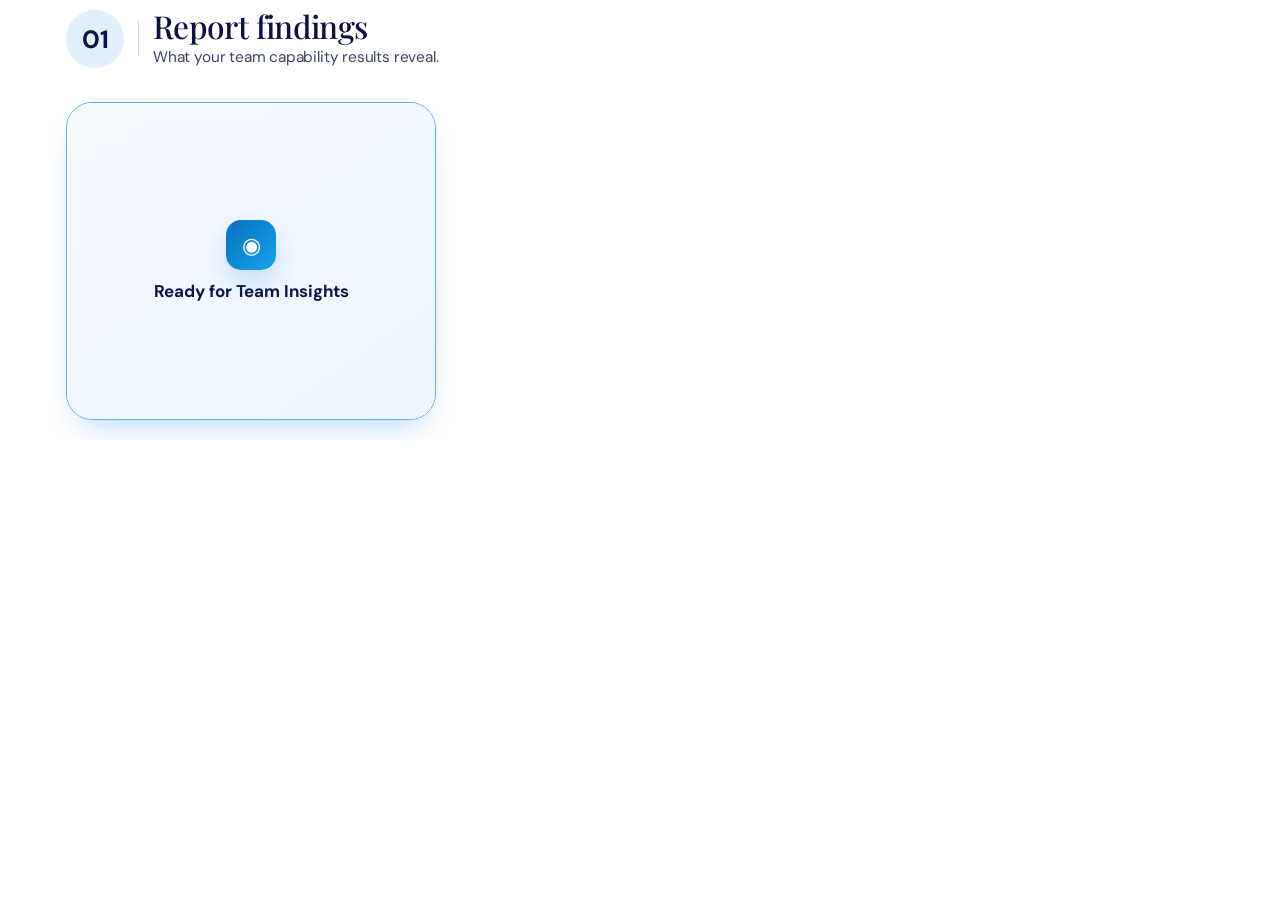
<file: public/workflow-animation/index.html>
<!doctype html>
<html lang="en">
<head>
  <meta charset="UTF-8" />
  <meta name="viewport" content="width=device-width, initial-scale=1" />
  <meta name="description" content="Dynamic GSAP animation showing team insights becoming recommendations and a practical masterplan." />
  <title>Behavency — Insight to Masterplan Animation</title>
  <link rel="preconnect" href="https://fonts.googleapis.com" />
  <link rel="preconnect" href="https://fonts.gstatic.com" crossorigin />
  <link href="https://fonts.googleapis.com/css2?family=DM+Sans:wght@400;500;600;700&family=Playfair+Display:wght@400;500;700&display=swap" rel="stylesheet" />
  <link rel="stylesheet" href="styles.css" />
  <link rel="stylesheet" href="mobile.css" />
</head>
<body>
  <main class="page">
    <section class="product-story" id="productStory" aria-label="Behavency product workflow">
      <div class="demo-window">
        <div class="canvas">
          <div class="step-grid">
            <section class="story-column identify-column">
              <header class="column-heading">
                <span class="step-number">01</span><i></i>
                <div><h1>Report findings</h1><p>What your team capability results reveal.</p></div>
              </header>
              <div class="app-card insights-card">
                <div class="card-title"><span class="title-icon">♙</span><strong>Team Insights</strong><div><b>Team Alpha</b><small>12 participants</small></div></div>
                <div class="insights-layout">
                  <nav class="insights-nav" aria-label="Insight views">
                    <button class="active" type="button"><span><svg viewBox="0 0 24 24" aria-hidden="true"><rect x="3.5" y="11" width="4.6" height="9.5" rx="1.2" fill="currentColor"/><rect x="9.7" y="4.5" width="4.6" height="16" rx="1.2" fill="currentColor"/><rect x="15.9" y="8.5" width="4.6" height="12" rx="1.2" fill="currentColor"/></svg></span>Overview</button>
                    <button type="button"><span><svg viewBox="0 0 24 24" fill="none" stroke="currentColor" stroke-width="1.7" stroke-linecap="round" aria-hidden="true"><circle cx="12" cy="12" r="2.6"/><circle cx="12" cy="4.5" r="1.7"/><circle cx="12" cy="19.5" r="1.7"/><circle cx="4.5" cy="12" r="1.7"/><circle cx="19.5" cy="12" r="1.7"/><path d="M12 6.2v3.2M12 14.6v3.2M6.2 12h3.2M14.6 12h3.2"/></svg></span>Team<br />Dynamics</button>
                    <button type="button"><span><svg viewBox="0 0 24 24" fill="currentColor" aria-hidden="true"><path d="M12 3 3 8l9 5 9-5z"/><path d="m3.5 11.6 8.5 4.7 8.5-4.7" fill="none" stroke="currentColor" stroke-width="2" stroke-linecap="round" stroke-linejoin="round"/><path d="m3.5 15.6 8.5 4.7 8.5-4.7" fill="none" stroke="currentColor" stroke-width="2" stroke-linecap="round" stroke-linejoin="round"/></svg></span>Strengths</button>
                    <button type="button"><span><svg viewBox="0 0 24 24" fill="none" stroke="currentColor" stroke-width="1.8" stroke-linecap="round" aria-hidden="true"><circle cx="11.5" cy="12.5" r="8"/><circle cx="11.5" cy="12.5" r="4.4"/><circle cx="11.5" cy="12.5" r="1.2" fill="currentColor"/><path d="M12.5 11.5 20 4M16.8 3.6l3.6.4.4 3.6"/></svg></span>Development<br />Areas</button>
                    <button type="button"><span><svg viewBox="0 0 24 24" fill="none" stroke="currentColor" stroke-width="1.8" stroke-linecap="round" aria-hidden="true"><circle cx="12" cy="7.5" r="3.6"/><path d="M4.5 20c0-3.6 3.2-6 7.5-6s7.5 2.4 7.5 6z"/></svg></span>Role<br />Balance</button>
                  </nav>
                  <div class="capability-panel">
                    <h2>Team capability profile</h2>
                    <div class="capability-row red priority-insight" data-score="4.1"><span class="cap-icon"><svg viewBox="0 0 24 24" fill="currentColor" stroke="currentColor" stroke="none" stroke-linecap="round" aria-hidden="true"><circle cx="12" cy="7.5" r="3.6"/><path d="M4.5 20c0-3.6 3.2-6 7.5-6s7.5 2.4 7.5 6z"/></svg></span><span>Collaboration</span><i><b style="--score:82%"></b></i><em>4.1</em><u></u></div>
                    <div class="capability-row orange priority-insight" data-score="3.8"><span class="cap-icon"><svg viewBox="0 0 24 24" fill="currentColor" aria-hidden="true"><path d="M5 3h1.8v18H5z"/><path d="M7.5 4.2c3-1.6 5 1.4 8.3 0 1.2-.5 2.2-.5 3.2 0v8.2c-1 .6-2 .6-3.2.1-3.3-1.4-5.300 1.600-8.300 0z"/></svg></span><span>Communication</span><i><b style="--score:76%"></b></i><em>3.8</em><u></u></div>
                    <div class="capability-row orange priority-insight" data-score="3.2"><span class="cap-icon"><svg viewBox="0 0 24 24" fill="currentColor" aria-hidden="true"><rect x="4" y="4" width="7" height="7" rx="1.6"/><rect x="13" y="4" width="7" height="7" rx="1.6"/><rect x="4" y="13" width="7" height="7" rx="1.6"/><rect x="13" y="13" width="7" height="7" rx="1.6"/></svg></span><span>Accountability</span><i><b style="--score:64%"></b></i><em>3.2</em><u></u></div>
                  </div>
                </div>
                <div class="scan-light"></div>
                <div class="findings-summary"><span>✓</span><strong>3 priority findings selected</strong></div>
                <div class="future-mask insights-mask">
                  <span>◉</span>
                  <strong>Ready for Team Insights</strong>
                  <small>Your team capability report will reveal the priority findings.</small>
                  <div class="mask-lines"><i></i><i></i><i></i></div>
                </div>
              </div>
            </section>

            <div class="flow-arrow arrow-one" aria-hidden="true"><i></i><span>→</span></div>

            <section class="story-column recommend-column">
              <header class="column-heading">
                <span class="step-number">02</span><i></i>
                <div><h1>Suggested training</h1><p>We match modules to findings.</p></div>
              </header>
              <div class="app-card recommend-card">
                <div class="card-title"><span class="title-icon dark">♙</span><strong>Training recommended for you</strong><span class="count-pill">3 modules</span></div>
                <div class="recommendations">
                  <article class="recommendation rec-one">
                    <span class="rec-art safety"><i></i><b></b></span>
                    <div><h3>Psychological<br />Safety</h3></div><button type="button" aria-label="Open"><svg viewBox="0 0 12 12" aria-hidden="true"><path d="M4.3 2.2 8.1 6 4.3 9.8" fill="none" stroke="currentColor" stroke-width="1.9" stroke-linecap="round" stroke-linejoin="round"/></svg></button>
                    <span class="match-pill">94% match</span>
                  </article>
                  <article class="recommendation rec-two">
                    <span class="rec-art conflict"><i></i><b></b></span>
                    <div><h3>Dealing with Constructive Conflict</h3></div><button type="button" aria-label="Open"><svg viewBox="0 0 12 12" aria-hidden="true"><path d="M4.3 2.2 8.1 6 4.3 9.8" fill="none" stroke="currentColor" stroke-width="1.9" stroke-linecap="round" stroke-linejoin="round"/></svg></button>
                    <span class="match-pill">89% match</span>
                  </article>
                  <article class="recommendation rec-three">
                    <span class="rec-art leadership"><i></i><b></b></span>
                    <div><h3>Leading High-Performing Teams</h3></div><button type="button" aria-label="Open"><svg viewBox="0 0 12 12" aria-hidden="true"><path d="M4.3 2.2 8.1 6 4.3 9.8" fill="none" stroke="currentColor" stroke-width="1.9" stroke-linecap="round" stroke-linejoin="round"/></svg></button>
                    <span class="match-pill">86% match</span>
                  </article>
                </div>
                <div class="future-mask recommendation-mask">
                  <span>✦</span>
                  <strong>Ready to recommend training</strong>
                  <small>Behavency will match modules to your report findings.</small>
                  <div class="matching-logic">
                    <b>3 priorities</b><i>→</i><b>Best-fit training</b>
                  </div>
                  <div class="match-meter"><i></i></div>
                  <em class="mask-status">Waiting for selected findings</em>
                </div>
              </div>
            </section>

            <div class="flow-arrow arrow-two" aria-hidden="true"><i></i><span>→</span></div>

            <section class="story-column plan-column">
              <header class="column-heading">
                <span class="step-number">03</span><i></i>
                <div><h1>Your Masterplan</h1><p>Practical tools to put training into practice.</p></div>
              </header>
              <div class="app-card masterplan-card">
                <div class="card-title"><span class="title-icon teal">▥</span><strong>Masterplan: practical tools</strong></div>
                <div class="plan-hero"><span><svg viewBox="0 0 24 24" fill="currentColor" aria-hidden="true"><path d="M5 3h1.8v18H5z"/><path d="M7.5 4.2c3-1.6 5 1.4 8.3 0 1.2-.5 2.2-.5 3.2 0v8.2c-1 .6-2 .6-3.2.1-3.3-1.4-5.300 1.600-8.300 0z"/></svg></span><div><strong>Team Leadership</strong><small>Training → everyday practice</small></div></div>
                <nav class="plan-tabs"><button class="active" type="button">Your tools</button><button type="button">Progress</button><button type="button">Resources</button></nav>
                <div class="tools-list">
                  <article class="tool-row purple"><span><svg viewBox="0 0 24 24" fill="none" stroke="currentColor" stroke-width="1.7" stroke-linecap="round" stroke-linejoin="round" aria-hidden="true"><rect x="3.5" y="5" width="17" height="15" rx="2.4"/><path d="M3.5 10h17M8 3v4M16 3v4"/><path d="M8 14h2M12 14h2M8 17h2M12 17h2"/></svg></span><div><strong>Run More Effective 1:1 Meetings</strong><small>Step-by-step guide and template</small></div><button type="button">Add</button><em>Added ✓</em></article>
                  <article class="tool-row mint"><span><svg viewBox="0 0 24 24" fill="none" stroke="currentColor" stroke-width="1.8" stroke-linecap="round" aria-hidden="true"><circle cx="12" cy="12" r="8.4"/><circle cx="12" cy="12" r="4.8"/><circle cx="12" cy="12" r="1.4" fill="currentColor"/><path d="M13 11 20.5 3.5M16.5 3l4 .5.5 4"/></svg></span><div><strong>Feedback Toolkit</strong><small>Practical framework and examples</small></div><button type="button">Add</button><em>Added ✓</em></article>
                  <article class="tool-row blue"><span><svg viewBox="0 0 24 24" fill="none" stroke="currentColor" stroke-width="1.9" stroke-linecap="round" stroke-linejoin="round" aria-hidden="true"><rect x="4" y="4" width="16" height="16" rx="3"/><path d="m8.4 12.4 2.6 2.7 4.8-5.6"/></svg></span><div><strong>Team Goal-Alignment Toolkit</strong><small>Template and talking points</small></div><button type="button">Add</button><em>Added ✓</em></article>
                </div>
                <div class="future-mask plan-mask">
                  <span>◆</span>
                  <strong>Masterplan follows the training</strong>
                  <small>Practical tools help your team practise the learning.</small>
                  <div class="plan-build-map">
                    <b>Structure</b><i></i><b>Tools</b><i></i><b>Actions</b>
                  </div>
                </div>
              </div>
            </section>
          </div>

          <aside class="logic-bundle" aria-live="polite">
            <header><span>✓</span><strong>3 priorities selected</strong></header>
            <div class="bundle-items">
              <span><i></i><b>Collaboration</b></span>
              <span><i></i><b>Communication</b></span>
              <span><i></i><b>Accountability</b></span>
            </div>
          </aside>

          <div class="completion-toast" aria-hidden="true">
            <span>✓</span>
            <div><strong>Masterplan ready</strong><small>3 priorities connected to practical tools</small></div>
          </div>
        </div>

      </div>


      <!-- MOBILE ONLY (max-width: 767px): ONE card, ONE list that transforms in place -->
      <div class="m-story" id="mStory" role="img" aria-label="Animated summary: three team findings are matched to three training modules, which become three practical tools in a Masterplan.">
        <div class="m-card" aria-hidden="true">
          <ol class="m-steps">
            <li class="m-step"><span>1</span><b>Findings</b></li>
            <li class="m-step"><span>2</span><b>Training</b></li>
            <li class="m-step"><span>3</span><b>Masterplan</b></li>
            <li class="m-steps-line"><i class="m-steps-fill"></i></li>
          </ol>
          <p class="m-lead" id="mLead">Your team results reveal 3 priorities</p>

          <div class="m-list">
            <div class="m-item"><span class="m-num">1</span><div class="m-main"><small class="m-lab">Finding</small><strong class="m-txt">Collaboration</strong><i class="m-bar"><b style="--score:82%"></b></i></div><em class="m-tag">4.1</em></div>
            <div class="m-item"><span class="m-num">2</span><div class="m-main"><small class="m-lab">Finding</small><strong class="m-txt">Communication</strong><i class="m-bar"><b style="--score:76%"></b></i></div><em class="m-tag">3.8</em></div>
            <div class="m-item"><span class="m-num">3</span><div class="m-main"><small class="m-lab">Finding</small><strong class="m-txt">Accountability</strong><i class="m-bar"><b style="--score:64%"></b></i></div><em class="m-tag">3.2</em></div>
          </div>

          <div class="m-status"><span>✓</span><strong id="mStatus">3 priorities found</strong></div>
        </div>
      </div>
    </section>
  </main>

  <script src="gsap.min.js"></script>
  <script>if (!window.gsap) document.write('<script src="https://cdn.jsdelivr.net/npm/gsap@3.13.0/dist/gsap.min.js"><\/script>');</script>
  <script src="app.js"></script>
  <script src="mobile.js"></script>
</body>
</html>
</file>
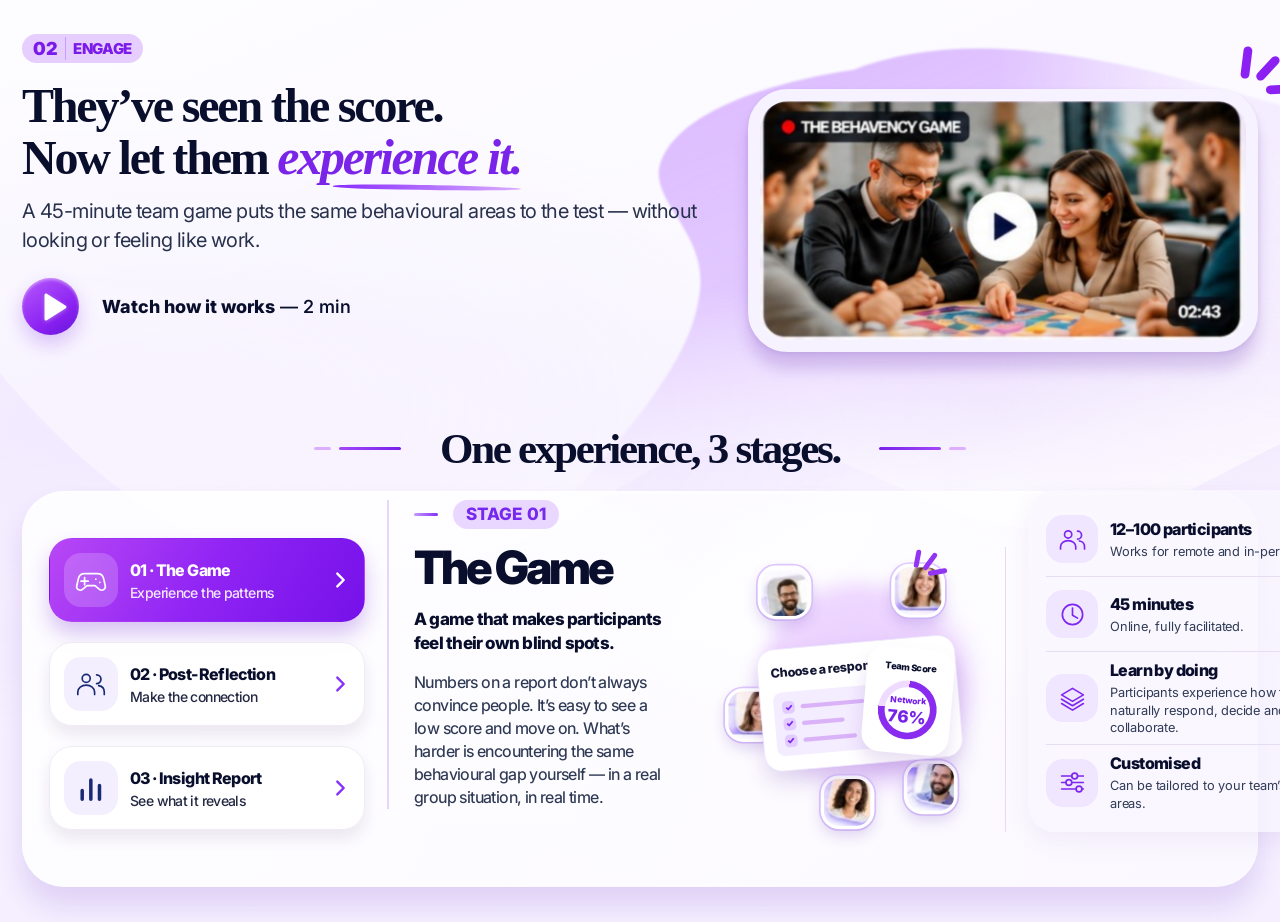
<file: public/engage-section.html>
<!doctype html>
<html lang="en">
<head>
  <meta charset="utf-8">
  <meta name="viewport" content="width=device-width, initial-scale=1">
  <title>Behavency — Engage</title>
  <meta name="description" content="Behavency — The Game, Post-Reflection, and Insight Report interactive three-stage section.">
  <style>
    @import url('https://fonts.googleapis.com/css2?family=DM+Serif+Display:ital@0;1&family=Inter:wght@400;500;600;650;700;750;800;900&display=swap');

    /* Entire component is scoped under .behavency-engage. */
    .behavency-engage {
      --ink: #090e2c;
      --copy: #2b3654;
      --violet: #7628ee;
      --violet-deep: #641be0;
      --violet-light: #a742fa;
      --purple-soft: #eee8ff;
      --stroke: #e8e3f3;
      font-family: Inter, Arial, Helvetica, sans-serif;
      color: var(--ink);
      position: relative;
      isolation: isolate;
      overflow: hidden;
      background:
        radial-gradient(ellipse 35% 28% at 94% 41%, rgba(174,111,246,.17), transparent 85%),
        radial-gradient(ellipse 70% 41% at 8% 44%, rgba(192,151,255,.16), transparent 86%),
        linear-gradient(180deg, #faf7ff 0%, #f9f7ff 27%, #f7f2ff 54%, #f5efff 100%);
      min-height: 1090px;
      padding: 0 22px 53px;
      box-sizing: border-box;
    }
    .behavency-engage *, .behavency-engage *::before, .behavency-engage *::after { box-sizing: border-box; }
    .behavency-engage button { font-family: inherit; cursor:pointer; }
    .behavency-engage button:focus-visible { outline: 3px solid #3511b9; outline-offset: 4px; }
    .be-bg { position:absolute; pointer-events:none; z-index:-1; inset:0; width:100%; height:610px; }
    .be-bg path { fill: url(#be-surface-wave); }
    .be-swoosh { position:absolute; z-index:-1; border-radius:50%; pointer-events:none; }
    .be-swoosh--left { width: 1000px; height: 345px; top: 310px; left: -320px; transform:rotate(13deg); background:rgba(255,255,255,.17);filter:blur(15px); }
    .be-swoosh--right { width: 920px; height: 235px; top: 420px; right:-285px; transform:rotate(-13deg);background:rgba(255,255,255,.29); filter:blur(20px); }

    /* TOP: hero, matching the supplied master screenshot */
    .be-hero { max-width: 1636px; margin:0 auto; min-height:502px; display:grid;grid-template-columns:minmax(0,1fr) 624px;column-gap:62px;align-items:start;position:relative;padding-top:34px; }
    .be-step-pill { display:inline-flex; gap:8px; align-items:center; padding:3px 11px;border-radius:20px; color:#7b1bea;background:#e6ceff; font-weight:850;font-size:18px;line-height:23px;letter-spacing:-.4px; }
    .be-step-pill strong { font-weight:900; font-size:18px; }
    .be-step-pill span { padding-left:7px; border-left:1px solid #cb9cff; }
    .be-hero h1 { font-family:Georgia, 'Times New Roman', serif; font-size:72px;letter-spacing:-2.7px;line-height:1.065;margin:17px 0 13px;font-weight:750;white-space:nowrap; }
    .be-hero h1 .be-emphasis { position:relative;display:inline-block;color:#7a23e9;font-style:italic;white-space:nowrap;font-size:1.04em; }
    .be-hero h1 .be-emphasis::after { content:'';position:absolute;left:23%;right:0;bottom:-6px;height:5px;border-radius:95% 85% 100% 65%;transform:rotate(1deg);background:linear-gradient(90deg,#872bff,#dbadff); }
    .be-hero-copy { font-size:24px;line-height:1.42;color:#28314c;max-width:700px;margin:0;letter-spacing:-.58px; }
    .be-watch {display:inline-flex;align-items:center;gap:23px;border:0;padding:0;background:transparent;color:var(--ink);font-size:21px;font-weight:550;margin-top:24px; }
    .be-watch strong {font-weight:800;}
    .be-watch-icon {color:white;display:grid;place-items:center;flex:0 0 69px;width:69px;height:69px;border-radius:50%;background:linear-gradient(145deg,#b759fc 0%,#8c22f2 63%,#6414da 100%);box-shadow:0 9px 20px rgba(112,22,226,.24), inset 0 2px 3px #ffffff65;transition:transform .18s; }
    .be-watch:hover .be-watch-icon {transform:scale(1.06);}
    .be-watch-icon svg { width:34px;height:34px;fill:white;margin-left:5px; filter:drop-shadow(0 1px 2px #ac70ea);}
    .be-video-area {position:relative;align-self:start;margin-top:55px;min-width:0;}
    /* Custom vector ribbon follows the asymmetric, inward-curving left edge of the original reference — not an oval. */
    .be-video-blob {position:absolute;pointer-events:none;z-index:-1;left:-210px;top:-53px;width:920px;height:495px;overflow:visible;filter:blur(1.2px);-webkit-mask-image:linear-gradient(to bottom,#000 0%,#000 51%,rgba(0,0,0,.48) 73%,transparent 96%);mask-image:linear-gradient(to bottom,#000 0%,#000 51%,rgba(0,0,0,.48) 73%,transparent 96%);}
    .be-video { width:100%;height:310px; border:14px solid #f7f2ff; background:white; overflow:hidden;display:block;position:relative;padding:0;border-radius:40px;box-shadow:0 17px 15px rgba(94,37,168,.20), 0 2px 5px rgba(90,50,160,.12);transition:transform .18s; }
    .be-video:hover { transform:translateY(-3px); }
    .be-video img { width:100%;height:100%;object-fit:cover;display:block; }
    .be-accent-lines {position:absolute;right:-50px;top:-45px;width:87px;height:78px;color:#8c20f3;}
    .be-icon {height:1.1em;width:1.1em;display:block;flex:0 0 auto;stroke:currentColor;fill:none;stroke-width:2.3;stroke-linecap:round;stroke-linejoin:round;}

    /* LOWER: stage title + single interactive panel */
    .be-lower { max-width: 1810px;margin:0 auto; }
    .be-stages-heading { display:flex;align-items:center;justify-content:center;gap:39px;margin:0 0 19px;line-height:1.1;font-family:Georgia,'Times New Roman',serif;font-size:54px;font-weight:750;letter-spacing:-2.3px;text-align:center; }
    .be-rule {display:flex;align-items:center;gap:8px;flex:0 0 auto; }
    .be-rule::before,.be-rule::after {content:"";display:block;border-radius:50px;height:3px;}
    .be-rule::before {width:17px;background:#ddaeff;}
    .be-rule::after {width:62px;background:linear-gradient(90deg,#a348f7,#7722eb);}
    .be-rule--right {transform:scaleX(-1);}
    .be-stage-shell {border-radius:55px;min-height:454px;padding:34px 44px 32px;background:linear-gradient(115deg,rgba(255,255,255,.85),rgba(255,255,255,.77) 57%,rgba(255,255,255,.57));box-shadow:0 19px 26px rgba(111,54,201,.16),inset 0 2px 3px rgba(255,255,255,.9);display:grid;grid-template-columns: 372px minmax(365px, 1fr) 348px 1px 475px;gap:29px;align-items:stretch; }
    .be-tabs {display:flex;flex-direction:column;gap:20px;justify-content:center;min-width:0;transform:translateY(-5px);}
    .be-tab {appearance:none;display:flex;width:100%;min-height:98px;padding:19px 18px 19px 19px;border:1px solid #f0eaf7;border-radius:27px;text-align:left;align-items:center;gap:17px;background:rgba(255,255,255,.88);box-shadow:0 9px 15px rgba(50,34,97,.09);color:var(--ink);transition:box-shadow .2s, background .2s, transform .2s;}
    .be-tab:hover {transform:translateX(3px);box-shadow:0 13px 20px rgba(102,39,195,.15);}
    .be-tab[aria-selected="true"] { color:white;border-color:transparent;box-shadow:0 12px 20px rgba(107,29,213,.25);background:linear-gradient(120deg,#b847f5 0%,#9024f4 50%,#7511e9 100%);}
    .be-tab-icon {flex:0 0 66px;width:66px;height:66px;border-radius:22px;display:grid;place-items:center;background:#f4efff;color:#192a75;}
    .be-tab[aria-selected="true"] .be-tab-icon {background:rgba(255,255,255,.19);color:white;}
    .be-tab-icon svg {width:40px;height:40px;stroke-width:2.1;}
    .be-tab-copy {flex:1;min-width:0;display:flex;flex-direction:column;gap:4px;}
    .be-tab-title {font-size:19px;font-weight:800;letter-spacing:-.65px;white-space:nowrap;}
    .be-tab-subtitle {font-size:17px;font-weight:500;letter-spacing:-.62px;opacity:.89;white-space:nowrap;}
    .be-tab-arrow {color:#8631f4;width:24px;height:24px;stroke-width:3.1;}
    .be-tab[aria-selected="true"] .be-tab-arrow {color:white;}
    .be-stage-text {min-width:0;padding-left:35px;border-left:2px solid #e6d5ff;align-self:center;min-height:325px;display:flex;flex-direction:column;justify-content:center;transform:translateY(-35px);}
    .be-eyebrow {display:flex;align-items:center;gap:15px;color:var(--violet);font-size:17px;font-weight:800;margin:0 0 14px;letter-spacing:.3px;}
    .be-eyebrow-line {width:24px;height:3px;background:linear-gradient(90deg,#c19bfc,#852cf7);border-radius:4px;}
    .be-eyebrow-label {background:#e9d7ff;padding:5px 13px;border-radius:20px;line-height:1.12;}
    .be-stage-title {font-size:56px;line-height:1.07;letter-spacing:-3.2px;font-weight:850;margin:0 0 16px;white-space:nowrap; }
    .be-stage-lead {font-size:21px;line-height:1.38;letter-spacing:-.78px;font-weight:800;margin:0 0 16px;max-width:445px;}
    .be-stage-description {font-size:20px;line-height:1.43;font-weight:460;letter-spacing:-.6px;color:#2d3853;margin:0;max-width:455px;}
    .be-art {width:100%;min-width:0;position:relative;min-height:342px;align-self:center;}
    .be-art-halo {position:absolute;width:265px;height:256px;top:44px;left:44px;border-radius:45% 38% 50% 44%;transform:rotate(17deg);background:radial-gradient(ellipse at 47% 48%,#e5c6ffde 0%,#dfb2ff83 55%,#f5ecff2b 72%);filter:blur(8px);}
    .be-art-orbit {position:absolute;width:285px;height:160px;border:3px solid #ac67f8;left:36px;top:76px;border-radius:50%;transform:rotate(-23deg);opacity:.76;}
    .be-avatar {position:absolute;display:block;object-fit:cover;background:white;width:64px;height:64px;border:4px solid #fff;border-radius:22px;box-shadow:0 8px 16px rgba(94,46,178,.18),0 0 0 2px #e1cbff;z-index:3;}
    .be-avatar--a {top:19px;left:72px;}.be-avatar--b {top:17px;right:43px;}.be-avatar--c {top:144px;left:4px;}.be-avatar--d {bottom:5px;left:101px;}.be-avatar--e {bottom:27px;right:10px;}
    .be-art-note { position:absolute; z-index:4; background:white; border:1px solid #eee7fc;box-shadow:0 14px 25px rgba(93,49,169,.17);border-radius:21px;}
    .be-game-activity {left:50px;top:101px;width:231px;height:167px;transform:rotate(-5deg);padding:18px 15px;}
    .be-note-title {font-weight:800;color:#121633;font-size:15px;letter-spacing:-.4px;white-space:nowrap;}
    .be-activity-body {margin-top:14px;padding:8px 10px;border-radius:10px;background:#f4ecff;}
    .be-activity-row {display:flex;align-items:center;gap:7px;min-height:20px;font-size:10px;color:#7a50cd;}
    .be-check {width:15px;height:15px;display:grid;place-items:center;border-radius:5px;background:#e2ccff;color:#7c24ee;font-size:11px;font-weight:900;}
    .be-faux-line {display:block;width:76px;height:5px;border-radius:6px;background:#cf9bf6;opacity:.7;}
    .be-faux-line--short {width:51px;}.be-faux-line--medium {width:64px;}
    .be-gauge-card { position:absolute;right:0;top:75px;width:113px;height:143px;display:flex;flex-direction:column;align-items:center;padding:16px 4px 11px;z-index:5;background:white;border-radius:22px;box-shadow:0 13px 22px rgba(108,50,177,.15); }
    .be-gauge-label {font-size:11px;font-weight:850;letter-spacing:-.5px;white-space:nowrap; }
    .be-gauge-ring {width:79px;height:79px;margin-top:9px;border-radius:50%;background:conic-gradient(#892cf0 0deg 274deg,#eedbff 274deg 360deg);padding:9px;display:grid;place-items:center;}
    .be-gauge-core {width:100%;height:100%;display:flex;align-items:center;justify-content:center;flex-direction:column;border-radius:50%;background:white;color:#7623e9;font-size:23px;font-weight:850;line-height:1;}
    .be-gauge-core small {font-size:10px;letter-spacing:-.1px;margin-bottom:5px;}
    .be-gauge-people {margin-top:5px;color:#8b38f3;}
    .be-gauge-people svg {height:19px;width:22px;}
    .be-art-spark {position:absolute;z-index:4;width:56px;height:50px;right:-1px;top:5px;color:#9135f3;}
    .be-art[data-stage="0"] .be-art-orbit {opacity:0;}
    .be-art[data-stage="0"] .be-avatar--a {left:45px;top:24px;}.be-art[data-stage="0"] .be-avatar--b {right:18px;top:22px;}.be-art[data-stage="0"] .be-avatar--c {top:170px;left:6px;}.be-art[data-stage="0"] .be-avatar--d {left:120px;bottom:4px;}.be-art[data-stage="0"] .be-avatar--e {bottom:22px;right:3px;}
    .be-art[data-stage="0"] .be-gauge-card {width:104px;top:122px;right:10px;height:126px;transform:rotate(5deg);}
    .be-art[data-stage="0"] .be-gauge-ring {width:70px;height:70px;padding:8px;}
    .be-art[data-stage="0"] .be-gauge-core {font-size:20px;}
    .be-art[data-stage="0"] .be-gauge-people {display:none;}
    .be-art[data-stage="0"] .be-game-activity {left:48px;top:115px;width:237px;height:146px;transform:rotate(-5deg);}
    .be-art[data-stage="0"] .be-art-spark {top:3px;right:11px;}
    .be-stage-split {width:1px;min-height:340px;background:#e9d7fa;align-self:center;}
    .be-facts {display:flex;flex-direction:column;justify-content:center;border-radius:37px;padding:12px 24px;background:linear-gradient(145deg,rgba(250,247,255,.88),rgba(248,245,255,.70));box-shadow:0 10px 23px rgba(118,63,175,.075);align-self:stretch;transform:translateY(-28px);}
    .be-fact {display:flex;align-items:center;gap:19px;min-height:89px;padding:13px 0;border-bottom:1px solid #e6ddf3;}
    .be-fact:last-child {border-bottom:0;}
    .be-fact-icon {display:grid;place-items:center;width:77px;height:65px;flex:0 0 77px;background:#f0e6ff;border-radius:24px;color:#7d27f0;}
    .be-fact-icon svg {height:38px;width:38px;stroke-width:2.3;}
    .be-fact-text {min-width:0;}
    .be-fact-title {font-weight:830;line-height:1.25;letter-spacing:-.6px;font-size:19px;margin:0 0 4px;}
    .be-fact-description {margin:0;color:#303b56;font-size:15.5px;line-height:1.35;letter-spacing:-.2px;}

    .be-modal[hidden] {display:none;}
    .be-modal {position:fixed;inset:0;background:rgba(13,13,45,.68);z-index:999999;display:grid;place-items:center;padding:22px;backdrop-filter:blur(5px);}
    .be-modal-content {max-width:750px;width:100%;background:white;padding:20px;border-radius:24px;box-shadow:0 20px 80px #08002980;position:relative;}
    .be-modal-close {position:absolute;top:-17px;right:-17px;border:0;border-radius:100%;background:#7923ec;color:white;font-size:27px;width:45px;height:45px;line-height:1;}
    .be-modal-video {width:100%;aspect-ratio:16/9;display:grid;place-items:center;background:#f2eaff;border-radius:14px;color:#251b4c;text-align:center;padding:22px;}
    .be-modal-video iframe {height:100%;width:100%;border:0;border-radius:12px;}
    .be-modal-video p {max-width:470px;line-height:1.5;}
    .be-modal-video code {font-size:.92em;}
    @keyframes be-fade {from {opacity:.3;transform:translateY(6px);}to {opacity:1;transform:translateY(0);}}
    .be-animate {animation:be-fade .28s ease both;}

    @media (max-width: 1740px) and (min-width: 1201px) {
      .be-hero {max-width:1390px;grid-template-columns:minmax(0,1fr) 510px;gap:49px;min-height:425px;}
      .be-hero h1 {font-size:48px;letter-spacing:-2.2px;}
      .be-hero-copy {font-size:20px;}.be-watch {font-size:18px;}.be-watch-icon {width:57px;height:57px;flex-basis:57px;}
      .be-video {height:263px;border-width:12px;}.be-hero .be-step-pill {font-size:15px;}
      .be-stages-heading {font-size:43px;}
      .be-stage-shell {max-width:1490px;margin:0 auto;grid-template-columns: 316px minmax(288px, 1fr) 286px 1px 335px;gap:22px;border-radius:42px;padding:27px;min-height:385px;}
      .be-tab {min-height:81px;border-radius:23px;padding:14px;gap:12px;}.be-tab-icon {width:54px;height:54px;flex-basis:54px;border-radius:17px;}.be-tab-icon svg {width:32px;height:32px;}
      .be-tab-title {font-size:16px;}.be-tab-subtitle {font-size:14px;}.be-tab-arrow {width:19px;}.be-stage-text {padding-left:25px;min-height:283px;}.be-stage-title {font-size:46px;}.be-stage-lead {font-size:17px;}.be-stage-description {font-size:16px;}.be-art {transform:scale(.84);transform-origin:center;}
      .be-facts {padding:10px 18px;border-radius:27px;}.be-fact {min-height:75px;gap:12px;padding:8px 0;}.be-fact-icon {width:52px;flex-basis:52px;height:48px;border-radius:17px;}.be-fact-icon svg {width:29px;height:29px;}.be-fact-title {font-size:16px;}.be-fact-description {font-size:12.8px;}
      .be-stage-split {min-height:285px;}.be-lower {max-width:1490px;}
      .behavency-engage {min-height:899px;padding-bottom:35px;}
    }
    @media (max-width: 1200px) {
      .be-hero {grid-template-columns:1fr 45%;gap:30px;min-height:400px;}
      .be-hero h1 {font-size:clamp(32px,4.3vw,49px);letter-spacing:-1.5px;white-space:normal;}
      .be-hero-copy {font-size:18px;}.be-watch {font-size:16px;}.be-watch-icon {width:52px;height:52px;flex-basis:52px;}.be-video {height:auto;aspect-ratio:2.03;border-width:8px;border-radius:24px;}
      .be-stages-heading {font-size:40px;}
      .be-stage-shell {grid-template-columns:260px 1fr 285px;gap:20px;padding:22px;border-radius:34px;}
      .be-tabs {gap:12px;transform:none;}.be-tab {min-height:82px;gap:9px;padding:10px;}.be-tab-icon {width:45px;height:45px;flex-basis:45px;}.be-tab-icon svg {width:27px;height:27px;}.be-tab-title {font-size:14px;}.be-tab-subtitle {font-size:12px;}.be-tab-arrow {width:16px;}
      .be-stage-text {min-height:320px;padding-left:18px;transform:none;}.be-stage-title {font-size:40px;letter-spacing:-1.8px;white-space:normal;}.be-stage-lead {font-size:16px;}.be-stage-description {font-size:14px;}
      .be-art {grid-column:2;grid-row:2;min-height:250px;width:320px;justify-self:center;margin-top:-20px;transform:scale(.75);transform-origin:top center;}
      .be-stage-split {display:none;}.be-facts {grid-column:3;grid-row:1 / span 2;transform:none;}.be-fact {gap:10px;}.be-fact-icon {width:48px;flex-basis:48px;height:45px;}.be-fact-icon svg {width:27px;height:27px;}.be-fact-title {font-size:15px;}.be-fact-description {font-size:12px;}
      .be-stage-shell {grid-template-rows:auto auto;}
      .behavency-engage {min-height:0;}
    }
    @media (max-width: 760px) {
      .behavency-engage {padding:0 15px 34px;}
      .be-hero {display:flex;flex-direction:column;min-height:0;padding:35px 10px 46px;gap:0;}
      .be-hero h1 {font-size:clamp(35px,7vw,49px);margin:14px 0 20px;line-height:1.12;}
      .be-hero-copy {font-size:16px;line-height:1.5;}.be-step-pill {font-size:13px;padding:1px 9px;}.be-step-pill strong {font-size:13px;}
      .be-watch {margin-top:21px;gap:13px;}.be-watch-icon {width:46px;height:46px;flex-basis:46px;}.be-watch-icon svg {width:26px;height:26px;}
      .be-video-area {align-self:stretch;margin:45px 0 0;}.be-video {border-width:7px;border-radius:20px;}.be-video-blob {left:-100px;top:-38px;width:calc(100% + 190px);height:calc(100% + 118px);}.be-accent-lines {right:-15px;top:-31px;width:52px;height:55px;}
      .be-stages-heading {font-size:clamp(27px,6vw,40px);letter-spacing:-1px;gap:10px;margin-bottom:19px;}
      .be-rule {gap:4px;}.be-rule::before {width:8px;}.be-rule::after {width:19px;}
      .be-stage-shell {display:flex;flex-direction:column;gap:0;padding:15px 14px 20px;border-radius:29px;min-height:0;}
      .be-tabs {transform:none;flex-direction:row;align-items:stretch;gap:7px;margin-bottom:30px;}
      .be-tab {flex:1;min-width:0;min-height:88px;display:flex;flex-direction:column;align-items:center;justify-content:center;text-align:center;padding:11px 4px;gap:8px;border-radius:15px;}
      .be-tab-icon {width:36px;height:36px;flex-basis:36px;border-radius:11px;}.be-tab-icon svg {width:23px;height:23px;}.be-tab-copy {gap:3px;}.be-tab-title {font-size:11px;letter-spacing:-.25px;white-space:normal;}.be-tab-subtitle,.be-tab-arrow {display:none;}
      .be-stage-text {transform:none;min-height:0;border-left:0;padding:0 8px;align-self:stretch;}.be-stage-title {font-size:clamp(35px,8vw,46px);margin-bottom:12px;}.be-stage-lead {font-size:17px;}.be-stage-description {font-size:15px;line-height:1.52;}
      .be-eyebrow {font-size:13px;margin-bottom:10px;}
      .be-art {grid-column:auto;grid-row:auto;margin:4px auto -28px;transform:scale(.78);min-height:350px;width:348px;max-width:100%;transform-origin:center top;}
      .be-facts {grid-column:auto;grid-row:auto;align-self:stretch;padding:9px 14px;border:1px solid #ebe1ff;border-radius:23px;}
      .be-fact {min-height:75px;padding:11px 1px;}.be-fact-icon {width:48px;height:48px;flex-basis:48px;}.be-fact-title {font-size:15px;}.be-fact-description {font-size:12.5px;}
      .be-bg {height:680px;}
    }
    @media (prefers-reduced-motion:reduce) {
      .behavency-engage *, .behavency-engage *::before, .behavency-engage *::after {animation-duration:.01ms!important;transition-duration:.01ms!important;}
    }
  </style>
</head>
<body style="margin:0">

<section class="behavency-engage" aria-label="Behavency — Engage: the three stages" id="behavency-engage">
  <!-- Reusable SVG icons; all decorative shapes & symbols remain vector/editable. -->
  <svg style="position:absolute;width:0;height:0;overflow:hidden" aria-hidden="true" focusable="false" xmlns="http://www.w3.org/2000/svg">
    <symbol id="be-i-play" viewBox="0 0 24 24"><path fill="currentColor" stroke="none" d="M6 3.5c0-.85.96-1.34 1.65-.84L21 11.16a1 1 0 0 1 0 1.68L7.65 21.34A1 1 0 0 1 6 20.5z"/></symbol>
    <symbol id="be-i-game" viewBox="0 0 40 40"><path d="M12 12h16a8 8 0 0 1 7.7 6l2.1 9.1a4.5 4.5 0 0 1-7.2 4.6L25 27H15l-5.6 4.7A4.5 4.5 0 0 1 2.2 27.1L4.3 18A8 8 0 0 1 12 12Z"/><path d="M12 17v9M7.5 21.5h9M26 19h.01M31 23h.01"/></symbol>
    <symbol id="be-i-people" viewBox="0 0 40 40"><circle cx="14" cy="13" r="5"/><path d="M3.5 33v-3c0-5 4.6-8.5 10.5-8.5s10.5 3.5 10.5 8.5v3"/><path d="M27 8.5a5.5 5.5 0 0 1 0 11M29.6 22c4.7.8 7 3.6 7 8v3"/></symbol>
    <symbol id="be-i-chart" viewBox="0 0 40 40"><path d="M9 34V23M19.8 34V10M30.6 34V17" stroke-width="4.4"/></symbol>
    <symbol id="be-i-chevron" viewBox="0 0 24 24"><path d="m8 4 8 8-8 8"/></symbol>
    <symbol id="be-i-clock" viewBox="0 0 40 40"><circle cx="20" cy="20" r="14"/><path d="M20 11v10l7 4"/></symbol>
    <symbol id="be-i-layers" viewBox="0 0 40 40"><path d="m20 6 15 9-15 9L5 15 20 6ZM5 21l15 9 15-9M5 27l15 9 15-9"/></symbol>
    <symbol id="be-i-sliders" viewBox="0 0 40 40"><path d="M5 11h14M27 11h8M5 20h6M19 20h16M5 29h20M33 29h2"/><circle cx="23" cy="11" r="4"/><circle cx="15" cy="20" r="4"/><circle cx="29" cy="29" r="4"/></symbol>
    <symbol id="be-i-people-small" viewBox="0 0 24 24"><circle cx="9" cy="7.8" r="3"/><circle cx="17" cy="8.5" r="2.5"/><path d="M2 20v-2.1c0-3.6 2.7-5.6 7-5.6 4.1 0 7 2 7 5.6V20M18 13c3 0 4.5 2 4.5 5v2"/></symbol>
    <symbol id="be-i-spark" viewBox="0 0 74 68"><path d="M23 7 19 28M49 12 34 32M65 37 42 41" fill="none" stroke="currentColor" stroke-width="8" stroke-linecap="round"/></symbol>
    <symbol id="be-i-lines" viewBox="0 0 80 80"><path d="M23 7 20 31M51 17 36 33M70 46 46 47" fill="none" stroke="currentColor" stroke-width="9" stroke-linecap="round"/></symbol>
  </svg>
  <svg class="be-bg" viewBox="0 0 2048 610" preserveAspectRatio="none" aria-hidden="true">
    <defs><linearGradient id="be-surface-wave" x1="0" y1="0" x2=".9" y2="1"><stop offset="0" stop-color="#fff" stop-opacity=".67"/><stop offset=".65" stop-color="#fff" stop-opacity=".30"/><stop offset="1" stop-color="#fff" stop-opacity=".65"/></linearGradient></defs>
    <path d="M0 0H2048V444C1883 495 1758 552 1572 520C1429 495 1354 447 1199 443C1040 443 972 515 801 548C467 611 231 544 0 373Z"/>
  </svg>
  <div class="be-swoosh be-swoosh--left" aria-hidden="true"></div>
  <div class="be-swoosh be-swoosh--right" aria-hidden="true"></div>

  <div class="be-hero">
    <div class="be-hero-left">
      <div class="be-step-pill"><strong>02</strong><span>ENGAGE</span></div>
      <h1>They’ve seen the score.<br>Now let them <span class="be-emphasis">experience it.</span></h1>
      <p class="be-hero-copy">A 45-minute team game puts the same behavioural areas to the test — without looking or feeling like work.</p>
      <button class="be-watch" id="be-watch-cta" type="button" aria-label="Watch how it works, 2-minute video"><span class="be-watch-icon"><svg viewBox="0 0 24 24" aria-hidden="true"><use href="#be-i-play"></use></svg></span><span><strong>Watch how it works</strong> — 2 min</span></button>
    </div>
    <div class="be-video-area">
      <svg class="be-video-blob" viewBox="0 0 920 495" preserveAspectRatio="none" aria-hidden="true" focusable="false">
        <defs>
          <linearGradient id="be-curved-violet" x1=".14" y1=".12" x2=".79" y2=".92">
            <stop offset="0" stop-color="#dbb8ff" stop-opacity=".94"/>
            <stop offset=".34" stop-color="#ddc0ff" stop-opacity=".84"/>
            <stop offset=".7" stop-color="#e8d4ff" stop-opacity=".61"/>
            <stop offset="1" stop-color="#f5ecff" stop-opacity=".16"/>
          </linearGradient>
          <linearGradient id="be-curve-alpha" x1="0%" y1="0%" x2="100%" y2="0%">
            <stop offset="0" stop-color="white"/>
            <stop offset=".50" stop-color="white"/>
            <stop offset=".73" stop-color="white" stop-opacity=".19"/>
            <stop offset="1" stop-color="black"/>
          </linearGradient>
          <mask id="be-curve-fade" maskUnits="userSpaceOnUse" x="0" y="0" width="920" height="495">
            <rect width="920" height="495" fill="url(#be-curve-alpha)"/>
          </mask>
        </defs>
        <path mask="url(#be-curve-fade)" fill="url(#be-curved-violet)" d="M315 34 C410 -4 535 12 679 52 C814 87 894 116 919 182 C944 262 885 354 747 415 C601 476 417 469 223 483 C91 493 21 500 -20 520 C85 402 151 331 161 261 C173 196 108 166 123 125 C142 75 233 46 315 34 Z"/>
      </svg>
      <svg class="be-accent-lines" aria-hidden="true"><use href="#be-i-lines"></use></svg>
      <button class="be-video" type="button" id="be-watch-thumbnail" aria-label="Play the Behavency game video">
        <img src="assets/video-reference.jpg" alt="Colleagues smiling while playing the Behavency team game; play video" width="617" height="305">
      </button>
    </div>
  </div>

  <div class="be-lower">
    <h2 class="be-stages-heading"><span class="be-rule" aria-hidden="true"></span>One experience, 3 stages.<span class="be-rule be-rule--right" aria-hidden="true"></span></h2>
    <div class="be-stage-shell" id="be-stage-panel">
      <div class="be-tabs" role="tablist" aria-label="Explore the three stages">
        <button class="be-tab" type="button" id="be-tab-0" role="tab" aria-selected="true" tabindex="0" aria-controls="be-tab-content" data-stage-index="0"><span class="be-tab-icon"><svg class="be-icon"><use href="#be-i-game"></use></svg></span><span class="be-tab-copy"><span class="be-tab-title">01 · The Game</span><span class="be-tab-subtitle">Experience the patterns</span></span><svg class="be-icon be-tab-arrow"><use href="#be-i-chevron"></use></svg></button>
        <button class="be-tab" type="button" id="be-tab-1" role="tab" aria-selected="false" tabindex="-1" aria-controls="be-tab-content" data-stage-index="1"><span class="be-tab-icon"><svg class="be-icon"><use href="#be-i-people"></use></svg></span><span class="be-tab-copy"><span class="be-tab-title">02 · Post-Reflection</span><span class="be-tab-subtitle">Make the connection</span></span><svg class="be-icon be-tab-arrow"><use href="#be-i-chevron"></use></svg></button>
        <button class="be-tab" type="button" id="be-tab-2" role="tab" aria-selected="false" tabindex="-1" aria-controls="be-tab-content" data-stage-index="2"><span class="be-tab-icon"><svg class="be-icon"><use href="#be-i-chart"></use></svg></span><span class="be-tab-copy"><span class="be-tab-title">03 · Insight Report</span><span class="be-tab-subtitle">See what it reveals</span></span><svg class="be-icon be-tab-arrow"><use href="#be-i-chevron"></use></svg></button>
      </div>

      <div class="be-stage-text" id="be-tab-content" role="tabpanel" aria-labelledby="be-tab-0">
        <div class="be-eyebrow"><span class="be-eyebrow-line"></span><span class="be-eyebrow-label" id="be-stage-count">STAGE 01</span></div>
        <h3 class="be-stage-title" id="be-stage-title">The Game</h3>
        <p class="be-stage-lead" id="be-stage-lead">A game that makes participants feel their own blind spots.</p>
        <p class="be-stage-description" id="be-stage-description">Numbers on a report don’t always convince people. It’s easy to see a low score and move on. What’s harder is encountering the same behavioural gap yourself — in a real group situation, in real time.</p>
      </div>

      <div class="be-art" id="be-stage-art" data-stage="0" aria-label="Team game illustration with participant avatars and an interactive scorecard" role="img">
        <div class="be-art-halo"></div><div class="be-art-orbit"></div>
        <img class="be-avatar be-avatar--a" src="assets/avatar-glasses.png" alt="">
        <img class="be-avatar be-avatar--b" src="assets/avatar-woman.png" alt="">
        <img class="be-avatar be-avatar--c" src="assets/avatar-woman-left.png" alt="">
        <img class="be-avatar be-avatar--d" src="assets/avatar-woman-bottom.png" alt="">
        <img class="be-avatar be-avatar--e" src="assets/avatar-beard.png" alt="">
        <div class="be-art-note be-game-activity" id="be-art-note">
          <div class="be-note-title" id="be-note-title">Choose a response</div>
          <div class="be-activity-body">
            <div class="be-activity-row"><span class="be-check">✓</span><span class="be-faux-line"></span></div>
            <div class="be-activity-row"><span class="be-check">✓</span><span class="be-faux-line be-faux-line--short"></span></div>
            <div class="be-activity-row"><span class="be-check">✓</span><span class="be-faux-line be-faux-line--medium"></span></div>
          </div>
        </div>
        <div class="be-gauge-card">
          <div class="be-gauge-label" id="be-gauge-label">Team Score</div>
          <div class="be-gauge-ring" id="be-gauge-ring"><div class="be-gauge-core"><small id="be-gauge-subtitle">Network</small><span id="be-gauge-value">76%</span></div></div>
          <span class="be-gauge-people"><svg class="be-icon"><use href="#be-i-people-small"></use></svg></span>
        </div>
        <svg class="be-art-spark" aria-hidden="true"><use href="#be-i-spark"></use></svg>
      </div>

      <div class="be-stage-split" aria-hidden="true"></div>
      <div class="be-facts" id="be-feature-list" aria-label="Stage 1 features">
        <div class="be-fact"><span class="be-fact-icon"><svg class="be-icon"><use href="#be-i-people"></use></svg></span><div class="be-fact-text"><div class="be-fact-title">12–100 participants</div><p class="be-fact-description">Works for remote and in-person teams.</p></div></div>
        <div class="be-fact"><span class="be-fact-icon"><svg class="be-icon"><use href="#be-i-clock"></use></svg></span><div class="be-fact-text"><div class="be-fact-title">45 minutes</div><p class="be-fact-description">Online, fully facilitated.</p></div></div>
        <div class="be-fact"><span class="be-fact-icon"><svg class="be-icon"><use href="#be-i-layers"></use></svg></span><div class="be-fact-text"><div class="be-fact-title">Learn by doing</div><p class="be-fact-description">Participants experience how they naturally respond, decide and collaborate.</p></div></div>
        <div class="be-fact"><span class="be-fact-icon"><svg class="be-icon"><use href="#be-i-sliders"></use></svg></span><div class="be-fact-text"><div class="be-fact-title">Customised</div><p class="be-fact-description">Can be tailored to your team’s focus areas.</p></div></div>
      </div>
    </div>
  </div>

  <!-- The owner can connect a real video by setting BEHAVENCY_VIDEO_URL in script below. -->
  <div class="be-modal" id="be-modal" role="dialog" aria-modal="true" aria-label="Behavency game video" hidden>
    <div class="be-modal-content">
      <button type="button" class="be-modal-close" id="be-close-modal" aria-label="Close video">×</button>
      <div class="be-modal-video" id="be-modal-video"><p>The video is not yet connected.<br>Set <code>BEHAVENCY_VIDEO_URL</code> in the script to your actual video URL.</p></div>
    </div>
  </div>
</section>

<script>
(function () {
  'use strict';
  // EDIT THIS to embed an actual approved video URL, for example https://www.youtube.com/embed/VIDEO_ID
  const BEHAVENCY_VIDEO_URL = '';
  const STAGES = [
    {
      name: 'The Game', label: 'STAGE 01',
      lead: 'A game that makes participants feel their own blind spots.',
      description: 'Numbers on a report don’t always convince people. It’s easy to see a low score and move on. What’s harder is encountering the same behavioural gap yourself — in a real group situation, in real time.',
      note: 'Choose a response', gaugeTitle: 'Team Score', gaugeSubtitle: 'Network', gaugeValue: '76%',
      features: [
        ['people', '12–100 participants', 'Works for remote and in-person teams.'],
        ['clock', '45 minutes', 'Online, fully facilitated.'],
        ['layers', 'Learn by doing', 'Participants experience how they naturally respond, decide and collaborate.'],
        ['sliders', 'Customised', 'Can be tailored to your team’s focus areas.']
      ]
    },
    {
      name: 'The Reflection', label: 'STAGE 02',
      lead: 'The game is only the beginning.',
      description: 'In a facilitated conversation, the team looks back at what happened — the decisions they made, patterns that emerged, and how they collaborated. The facilitator turns those key moments into actionable self-awareness.',
      note: 'Key observations', gaugeTitle: 'Team Alignment', gaugeSubtitle: '', gaugeValue: '88%',
      features: [
        ['clock', 'Typically 90 minutes', 'Flexible to your team’s needs.'],
        ['people', 'Facilitator-led', 'Run by your facilitator or a Behavency expert.'],
        ['layers', 'Guided reflection', 'A structured methodology using questions, discussion and facilitator input.'],
        ['sliders', 'Works with your competencies', 'Use Behavency’s framework or focus on your own.']
      ]
    },
    {
      name: 'Insight Report', label: 'STAGE 03',
      lead: 'Turn the experience into actionable insight.',
      description: 'A clear, high-impact report combining game observations with key behavioral patterns, individual blind spots, and concrete recommendations for teams and leadership to sustain lasting progress.',
      note: 'Executive Summary', gaugeTitle: 'Growth Impact', gaugeSubtitle: '', gaugeValue: '92%',
      features: [
        ['people', 'For leaders & HR', 'In-depth visibility into team dynamics and management effectiveness.'],
        ['clock', 'Comprehensive analysis', 'Clear team metrics, behavioral patterns, and discussion points.'],
        ['layers', 'For participants', 'Transparent results and personalized, actionable next steps.'],
        ['sliders', 'Action-ready', 'Clear roadmap to translate findings into lasting everyday habits.']
      ]
    }
  ];
  const root = document.getElementById('behavency-engage');
  const tabs = Array.from(root.querySelectorAll('.be-tab'));
  const textPanel = root.querySelector('#be-tab-content');
  const featurePanel = root.querySelector('#be-feature-list');
  const art = root.querySelector('#be-stage-art');
  let currentStage = 0;

  function iconFor(name) {
    return `<svg class="be-icon" aria-hidden="true"><use href="#be-i-${name}"></use></svg>`;
  }
  function changeStage(index, focusTab) {
    if (!Number.isInteger(index) || index < 0 || index > 2) return;
    currentStage = index;
    const stage = STAGES[index];
    tabs.forEach((tab, i) => {
      const selected = i === index;
      tab.setAttribute('aria-selected', String(selected));
      tab.tabIndex = selected ? 0 : -1;
    });
    textPanel.setAttribute('aria-labelledby', `be-tab-${index}`);
    root.querySelector('#be-stage-count').textContent = stage.label;
    root.querySelector('#be-stage-title').textContent = stage.name;
    root.querySelector('#be-stage-lead').textContent = stage.lead;
    root.querySelector('#be-stage-description').textContent = stage.description;
    art.setAttribute('data-stage', String(index));
    art.setAttribute('aria-label', `Illustration of stage ${index + 1}: ${stage.name}, with a ${stage.gaugeValue} scorecard`);
    root.querySelector('#be-note-title').textContent = stage.note;
    root.querySelector('#be-gauge-label').textContent = stage.gaugeTitle;
    root.querySelector('#be-gauge-subtitle').textContent = stage.gaugeSubtitle;
    root.querySelector('#be-gauge-value').textContent = stage.gaugeValue;
    const percentage = parseInt(stage.gaugeValue, 10);
    root.querySelector('#be-gauge-ring').style.background = `conic-gradient(#892cf0 0deg ${percentage * 3.6}deg,#eedbff ${percentage * 3.6}deg 360deg)`;
    featurePanel.setAttribute('aria-label', `Stage ${index + 1} features`);
    featurePanel.innerHTML = stage.features.map(([icon, title, description]) => `
       <div class="be-fact"><span class="be-fact-icon">${iconFor(icon)}</span>
       <div class="be-fact-text"><div class="be-fact-title">${title}</div><p class="be-fact-description">${description}</p></div></div>`).join('');
    [textPanel, featurePanel, art].forEach(node => {
      node.classList.remove('be-animate'); void node.offsetWidth; node.classList.add('be-animate');
    });
    if (focusTab) tabs[index].focus();
  }
  tabs.forEach((tab, index) => {
    tab.addEventListener('click', () => changeStage(index, false));
    tab.addEventListener('keydown', (event) => {
      let next = index;
      if (event.key === 'ArrowRight' || event.key === 'ArrowDown') next = (index + 1) % tabs.length;
      else if (event.key === 'ArrowLeft' || event.key === 'ArrowUp') next = (index + tabs.length - 1) % tabs.length;
      else if (event.key === 'Home') next = 0;
      else if (event.key === 'End') next = tabs.length - 1;
      else return;
      event.preventDefault(); changeStage(next, true);
    });
  });
  const modal = root.querySelector('#be-modal');
  const modalVideo = root.querySelector('#be-modal-video');
  const closeModal = root.querySelector('#be-close-modal');
  let previousFocus;
  function openVideo() {
    previousFocus = document.activeElement;
    if (BEHAVENCY_VIDEO_URL) {
      const frame = document.createElement('iframe');
      frame.setAttribute('title', 'Behavency game introduction');
      frame.setAttribute('allow', 'autoplay; encrypted-media; picture-in-picture');
      frame.setAttribute('allowfullscreen', '');
      frame.src = BEHAVENCY_VIDEO_URL;
      modalVideo.replaceChildren(frame);
    }
    modal.hidden = false; closeModal.focus(); document.body.style.overflow = 'hidden';
  }
  function shutVideo() {
    modal.hidden = true;document.body.style.overflow = '';
    if (BEHAVENCY_VIDEO_URL) modalVideo.replaceChildren();
    if (previousFocus && previousFocus.focus) previousFocus.focus();
  }
  root.querySelector('#be-watch-cta').addEventListener('click', openVideo);
  root.querySelector('#be-watch-thumbnail').addEventListener('click', openVideo);
  closeModal.addEventListener('click', shutVideo);
  modal.addEventListener('click', event => {if (event.target === modal) shutVideo();});
  document.addEventListener('keydown', event => {if (event.key === 'Escape' && !modal.hidden) shutVideo();});
})();
</script>
</body>
</html>
</file>
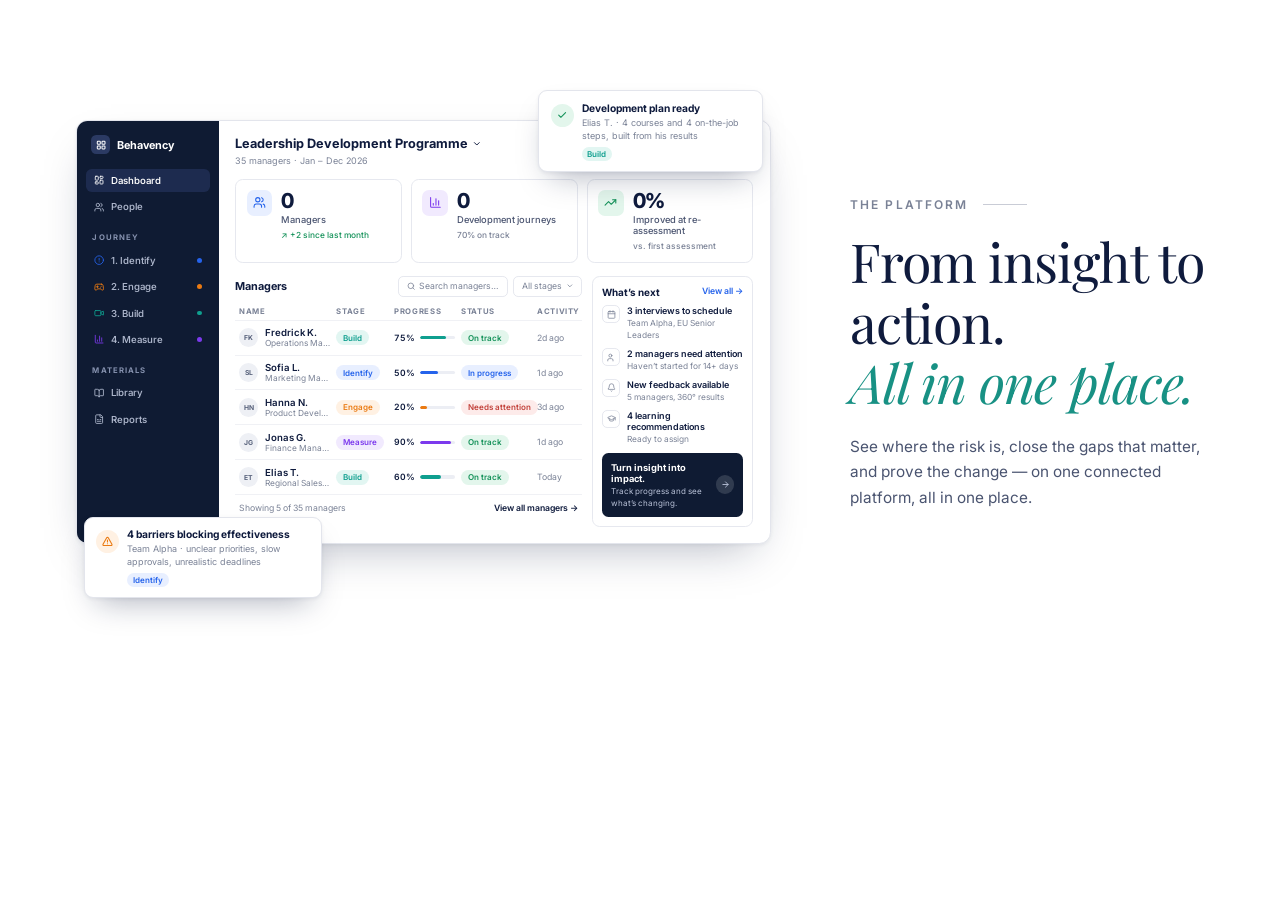
<file: public/platform-section.html>
<!doctype html>
<html lang="en">
<head>
<meta charset="utf-8">
<meta name="viewport" content="width=device-width, initial-scale=1">
<title>Behavency Platform Split</title>
<link rel="preconnect" href="https://fonts.googleapis.com">
<link rel="stylesheet" href="https://fonts.googleapis.com/css2?family=Libre+Caslon+Text:ital,wght@0,400;1,400&family=Playfair+Display:ital,wght@0,700;1,400&family=Inter:wght@400;500;600;700&display=swap">
<style>
/* Layout: one centred website section (eyebrow, serif headline, line of copy) over a large product dashboard that animates in once. */
:root {
  color-scheme: light;
  --page: #fff;
  --ink: #0f1b3d;
  --ink-soft: #4a5470;
  --muted: #7a8296;
  --line: #e6e8ef;
  --card: #ffffff;
  --side: #0f1b33;
  --side-ink: #aeb7cc;
  --side-on: #1d2b4f;
  --blue: #2563eb; --blue-bg: #e8efff;
  --orange: #ea7a12; --orange-bg: #fff1e3;
  --teal: #0f9f8f; --teal-bg: #e2f6f2;
  --violet: #7c3aed; --violet-bg: #f1eafe;
  --green: #15925a; --green-bg: #e3f6ec;
  --red: #c2413a; --red-bg: #fdebea;
  --serif: "Libre Caslon Text", "Iowan Old Style", Georgia, "Times New Roman", serif;
  --sans: Inter, "Segoe UI", system-ui, -apple-system, sans-serif;
}
* { box-sizing: border-box; }
html, body { margin: 0; }
body { background: var(--page); color: var(--ink); font-family: var(--sans); }

.section {
  padding-block: clamp(60px, 7vw, 110px);
  padding-inline: clamp(20px, 4vw, 60px);
  overflow: visible;
  background: var(--page);
}

.split-wrap {
  max-width: 1520px;
  margin: 0 auto;
  display: grid;
  grid-template-columns: minmax(0, 1.55fr) minmax(300px, 0.8fr);
  gap: clamp(40px, 5vw, 80px);
  align-items: center;
}

.stage-col {
  width: 100%;
  position: relative;
  display: flex;
  justify-content: center;
  align-items: center;
  padding: 30px 10px 70px 20px;
  min-width: 0;
}

.stage {
  width: 1080px;
  max-width: 1080px;
  position: relative;
  margin: 0 auto;
  container: stage / inline-size;
  transform-origin: center center;
}

.intro {
  max-width: 480px;
  margin: 0;
  text-align: left;
}

.eyebrow {
  display: inline-flex;
  align-items: center;
  gap: 14px;
  font-size: 12px;
  font-weight: 600;
  letter-spacing: .18em;
  color: var(--muted);
  text-transform: uppercase;
}
.eyebrow::after {
  content: "";
  width: 44px;
  height: 1px;
  background: #c9ccd6;
}

h1 {
  font-family: 'Playfair Display', Georgia, serif;
  font-style: normal;
  font-weight: 400;
  font-size: clamp(38px, 4.2vw, 54px);
  line-height: 1.12;
  letter-spacing: -.02em;
  margin: 18px 0 0;
  color: var(--ink);
}
h1 em {
  display: block;
  font-style: italic;
  font-weight: 400;
  color: #189184;
}

.lede {
  margin: 22px 0 0;
  max-width: 440px;
  font-size: clamp(15px, 1.2vw, 17px);
  line-height: 1.65;
  color: var(--ink-soft);
}

@media (max-width: 960px) {
  .split-wrap {
    grid-template-columns: 1fr;
    gap: 48px;
  }
  .intro {
    max-width: 600px;
    margin: 0 auto;
    text-align: center;
  }
  .eyebrow::before {
    content: "";
    width: 40px;
    height: 1px;
    background: #c9ccd6;
  }
  .lede {
    margin-inline: auto;
  }
}
.dash { display: grid; grid-template-columns: 220px minmax(0, 1fr); border-radius: 18px; overflow: hidden; background: var(--card); box-shadow: 0 30px 70px -30px rgba(15, 27, 61, .35), 0 2px 6px rgba(15, 27, 61, .06); border: 1px solid #e3e5ec; }
.side { background: var(--side); color: var(--side-ink); padding: 22px 14px; display: flex; flex-direction: column; gap: 4px; }
.brand { display: flex; align-items: center; gap: 10px; color: #fff; font-weight: 700; font-size: 17px; padding: 0 8px 18px; }
.logo { width: 30px; height: 30px; border-radius: 8px; background: #2b3a63; display: grid; place-items: center; }
.nav { display: flex; align-items: center; gap: 11px; padding: 10px 12px; border-radius: 9px; font-size: 15px; font-weight: 550; }
.nav svg { flex-shrink: 0; }
.nav.on { background: var(--side-on); color: #fff; }
.nav-label { font-size: 12px; letter-spacing: .14em; font-weight: 700; color: #8692af; padding: 18px 10px 6px; }
.dot { width: 7px; height: 7px; border-radius: 9px; margin-left: auto; }

.main { padding: 24px 26px 26px; min-width: 0; }
.top { display: flex; align-items: flex-start; justify-content: space-between; gap: 16px; flex-wrap: wrap; }
.prog { font-size: 20px; font-weight: 700; display: flex; align-items: center; gap: 6px; }
.meta { font-size: 14px; color: var(--muted); margin-top: 5px; }
.top-right { display: flex; align-items: center; gap: 10px; }
.pill-date { border: 1px solid var(--line); border-radius: 8px; padding: 8px 13px; font-size: 13.5px; font-weight: 600; display: flex; gap: 6px; align-items: center; }
.avatar { width: 30px; height: 30px; border-radius: 99px; background: #6b7591; color: #fff; display: grid; place-items: center; font-size: 11.5px; font-weight: 700; }

.kpis { display: grid; grid-template-columns: repeat(3, minmax(0, 1fr)); gap: 14px; margin-top: 20px; }
.kpi { border: 1px solid var(--line); border-radius: 12px; padding: 16px 16px; display: flex; gap: 14px; align-items: flex-start; }
.kpi-ico { width: 40px; height: 40px; border-radius: 11px; display: grid; place-items: center; flex-shrink: 0; }
.kpi-num small { font-size: 18px; font-weight: 600; color: var(--muted); }
.kpi-num { font-size: 32px; font-weight: 800; letter-spacing: -.01em; font-variant-numeric: tabular-nums; line-height: 1.1; }
.kpi-label { font-size: 14.5px; font-weight: 500; color: var(--ink-soft); margin-top: 3px; }
.kpi-sub { font-size: 13px; color: var(--muted); margin-top: 8px; font-weight: 500; }
.kpi-sub.up { color: var(--green); }

.body { display: grid; grid-template-columns: minmax(0, 1fr) 270px; gap: 16px; margin-top: 20px; }
.tbl-head { display: flex; align-items: center; justify-content: space-between; gap: 10px; margin-bottom: 10px; }
.tbl-title { font-size: 17px; font-weight: 700; }
.tools { display: flex; gap: 8px; }
.search, .select { border: 1px solid var(--line); border-radius: 8px; padding: 7px 12px; font-size: 13.5px; color: var(--muted); display: flex; gap: 6px; align-items: center; }
.row { display: grid; grid-template-columns: minmax(160px, 1.6fr) 96px minmax(100px, 1.1fr) 116px 70px; gap: 12px; align-items: center; padding: 10px 6px; border-top: 1px solid #f0f1f5; font-size: 13.5px; }
.row.head { border-top: 0; font-size: 12px; font-weight: 700; letter-spacing: .08em; color: var(--muted); padding-block: 6px; }
.who { display: flex; gap: 10px; align-items: center; min-width: 0; }
.ini { width: 30px; height: 30px; border-radius: 99px; background: #eef0f5; color: #56607a; display: grid; place-items: center; font-size: 10.5px; font-weight: 700; flex-shrink: 0; }
.name { font-weight: 600; font-size: 15px; }
.role { font-size: 13px; color: var(--muted); white-space: nowrap; overflow: hidden; text-overflow: ellipsis; }
.chip { display: inline-block; border-radius: 99px; padding: 4px 11px; font-size: 12.5px; font-weight: 600; }
.bar { display: flex; align-items: center; gap: 8px; font-variant-numeric: tabular-nums; font-weight: 600; }
.track { flex: 1; height: 5px; border-radius: 9px; background: #eceef4; overflow: hidden; }
.fill { display: block; height: 100%; border-radius: 9px; transform-origin: left center; }
.status { display: inline-block; border-radius: 99px; padding: 4px 11px; font-size: 12.5px; font-weight: 600; white-space: nowrap; }
.ago { color: var(--muted); }
.tbl-foot { display: flex; justify-content: space-between; font-size: 13.5px; color: var(--muted); padding: 12px 6px 0; border-top: 1px solid #f0f1f5; }
.tbl-foot b { color: var(--ink); font-weight: 600; }

.next { border: 1px solid var(--line); border-radius: 12px; padding: 14px 14px; display: flex; flex-direction: column; gap: 12px; }
.next-h { display: flex; justify-content: space-between; font-size: 15.5px; font-weight: 700; }
.next-h a { font-size: 13.5px; color: var(--blue); font-weight: 600; text-decoration: none; }
.item { display: flex; gap: 10px; align-items: flex-start; }
.item-ico { width: 28px; height: 28px; border-radius: 8px; border: 1px solid var(--line); display: grid; place-items: center; flex-shrink: 0; color: var(--ink-soft); }
.item b { display: block; font-size: 14px; font-weight: 600; }
.item span { font-size: 13px; color: var(--muted); }
.cta { margin-top: 2px; background: var(--side); color: #fff; border-radius: 10px; padding: 14px; display: flex; gap: 12px; align-items: center; }
.cta b { font-size: 14.5px; display: block; }
.cta span { font-size: 12.5px; color: #b9c2d8; }
.cta-go { margin-left: auto; width: 28px; height: 28px; border-radius: 99px; background: rgba(255,255,255,.14); display: grid; place-items: center; flex-shrink: 0; }


/* Motion: a ~5 s walk through the product, once. The resting state is fully visible; .pre exists only for the moment
   before the entrance. Each piece gets its own delay (--d, seconds) from the script. */
.stage { position: relative; }
.a { transition: opacity .8s cubic-bezier(.2,.7,.2,1) calc(var(--d, 0) * 1s), transform .8s cubic-bezier(.2,.7,.2,1) calc(var(--d, 0) * 1s); }
.dash.a { transition-duration: 1.3s, 1.3s; }
.pre .a { opacity: 0; transition: none; }
.pre .dash.a { transform: translateY(32px) scale(.985); }
.pre .nav.a { transform: translateX(-10px); }
.pre .kpi.a, .pre .row.a { transform: translateY(10px); }
.pre .item.a { transform: translateX(14px); }
.pre .status.a { transform: scale(.85); }
.pre .float.a { transform: translateY(16px) scale(.96); }
.pre .brand.a, .pre .nav-label.a, .pre .top > div.a, .pre .tbl-head.a, .pre .tbl-foot.a, .pre .next-h.a { transform: translateY(8px); }
.fill { transition: transform 1.3s cubic-bezier(.25,.8,.25,1) calc(var(--d, 0) * 1s); }
.pre .fill { transform: scaleX(0); transition: none; }
/* Each stage dot rings once, in journey order */
.dot.ring { animation: ring 1s ease-out calc(var(--d, 0) * 1s) 1 both; }
@keyframes ring { 0% { box-shadow: 0 0 0 0 currentColor; } 70% { box-shadow: 0 0 0 7px transparent; } 100% { box-shadow: 0 0 0 0 transparent; } }
.nav.lit { animation: lit 1s ease calc(var(--d, 0) * 1s) 1 both; }
@keyframes lit { 0%, 100% { background: transparent; } 40% { background: rgba(255,255,255,.07); color: #fff; } }
.cta.glow { animation: glow 1.6s ease calc(var(--d, 0) * 1s) 1 both; }
@keyframes glow { 0%, 100% { box-shadow: 0 0 0 0 rgba(37,99,235,0); } 45% { box-shadow: 0 0 0 6px rgba(37,99,235,.18); } }
/* The one card that steps out of the dashboard, and stays */
.float { position: absolute; right: -44px; top: -38px; width: 350px; background: var(--card); border: 1px solid #e3e5ec; border-radius: 14px; padding: 16px 18px; box-shadow: 0 24px 50px -20px rgba(15,27,61,.35), 0 2px 6px rgba(15,27,61,.06); display: flex; gap: 12px; align-items: flex-start; z-index: 2; }
.float.insight { top: auto; right: auto; left: -44px; bottom: -84px; width: 370px; }
.float .warn { width: 36px; height: 36px; border-radius: 99px; background: var(--orange-bg); color: var(--orange); display: grid; place-items: center; flex-shrink: 0; }
.float .tags i.id { background: var(--blue-bg); color: var(--blue); }
.float .ok { width: 36px; height: 36px; border-radius: 99px; background: var(--green-bg); color: var(--green); display: grid; place-items: center; flex-shrink: 0; }
.float b { display: block; font-size: 16px; font-weight: 700; }
.float span { display: block; font-size: 14px; color: var(--muted); margin-top: 3px; line-height: 1.45; }
.float .tags { display: flex; gap: 6px; margin-top: 8px; }
.float .tags i { font-style: normal; font-size: 12.5px; font-weight: 600; border-radius: 99px; padding: 3px 9px; background: var(--teal-bg); color: var(--teal); }
@media (max-width: 1340px) { .float { right: 12px; top: -46px; } }
@media (max-width: 860px) { .float { display: none; } }
@media (max-width: 1340px) { .float.insight { left: 12px; } }
@media (prefers-reduced-motion: reduce) { .a, .fill { transition: none !important; } .dot.ring, .nav.lit, .cta.glow { animation: none !important; } }

/* Narrower screens */
/* Because the dashboard now matches the section below (about 1080px wide), the table and side panel
   use slightly tighter column sizes when the dashboard is narrower than its 1240px design width. */
@container stage (max-width: 1180px) {
  .body { grid-template-columns: minmax(0, 1fr) 250px; }
  .row { grid-template-columns: minmax(130px, 1.5fr) 80px minmax(90px, 1fr) 108px 64px; gap: 10px; }
}
@container stage (max-width: 1040px) {
  .dash { grid-template-columns: 188px minmax(0, 1fr); }
  .main { padding: 22px 22px 24px; }
  .row { grid-template-columns: minmax(110px, 1.4fr) 76px minmax(76px, 1fr) 100px 58px; gap: 8px; }
}
@media (max-width: 1100px) { .body { grid-template-columns: 1fr; } }
@media (max-width: 860px) {
  .dash { grid-template-columns: 1fr; }
  .side { display: none; }
  .row { grid-template-columns: minmax(130px, 1.6fr) 90px minmax(90px, 1fr) 104px; }
  .row > :nth-child(5) { display: none; }
}
@media (max-width: 600px) {
  .kpis { grid-template-columns: 1fr; }
  .main { padding: 18px 14px; }
  .row { grid-template-columns: minmax(0, 1.5fr) minmax(0, 1fr); }
  .row > :nth-child(2), .row > :nth-child(4) { display: none; }
  .tools { display: none; }
}
</style>
</head>
<body>
<section class="section" id="platform">
  <div class="split-wrap">
    <div class="stage-col">
      <div class="stage" id="stage">
    <div class="dash" role="img" aria-label="Behavency dashboard: a leadership development programme with 35 managers across the four stages Identify, Engage, Build and Measure.">
      <aside class="side">
        <div class="brand"><span class="logo"><svg width="16" height="16" viewBox="0 0 24 24" fill="none" stroke="#fff" stroke-width="2.4" stroke-linecap="round" stroke-linejoin="round"><rect x="3" y="3" width="7" height="7" rx="1.5"/><rect x="14" y="3" width="7" height="7" rx="1.5"/><rect x="3" y="14" width="7" height="7" rx="1.5"/><rect x="14" y="14" width="7" height="7" rx="1.5"/></svg></span>Behavency</div>
        <div class="nav on"><svg width="16" height="16" viewBox="0 0 24 24" fill="none" stroke="currentColor" stroke-width="2" stroke-linecap="round" stroke-linejoin="round"><rect x="3" y="3" width="7" height="9" rx="1.5"/><rect x="14" y="3" width="7" height="5" rx="1.5"/><rect x="14" y="12" width="7" height="9" rx="1.5"/><rect x="3" y="16" width="7" height="5" rx="1.5"/></svg>Dashboard</div>
        <div class="nav"><svg width="16" height="16" viewBox="0 0 24 24" fill="none" stroke="currentColor" stroke-width="2" stroke-linecap="round" stroke-linejoin="round"><path d="M16 21v-2a4 4 0 0 0-4-4H6a4 4 0 0 0-4 4v2"/><circle cx="9" cy="7" r="4"/><path d="M22 21v-2a4 4 0 0 0-3-3.87"/><path d="M16 3.13a4 4 0 0 1 0 7.75"/></svg>People</div>
        <div class="nav-label">JOURNEY</div>
        <div class="nav"><svg width="16" height="16" viewBox="0 0 24 24" fill="none" stroke="var(--blue)" stroke-width="2" stroke-linecap="round" stroke-linejoin="round"><circle cx="12" cy="12" r="10"/><path d="M12 8v4"/><path d="M12 16h.01"/></svg>1. Identify<span class="dot" style="background:var(--blue)"></span></div>
        <div class="nav"><svg width="16" height="16" viewBox="0 0 24 24" fill="none" stroke="var(--orange)" stroke-width="2" stroke-linecap="round" stroke-linejoin="round"><line x1="6" x2="10" y1="11" y2="11"/><line x1="8" x2="8" y1="9" y2="13"/><line x1="15" x2="15.01" y1="12" y2="12"/><line x1="18" x2="18.01" y1="10" y2="10"/><path d="M17.32 5H6.68a4 4 0 0 0-3.978 3.59l-.9 7.2A3 3 0 0 0 4.78 19c.98 0 1.86-.53 2.32-1.39L8 16h8l.9 1.61c.46.86 1.34 1.39 2.32 1.39a3 3 0 0 0 2.98-3.21l-.9-7.2A4 4 0 0 0 17.32 5z"/></svg>2. Engage<span class="dot" style="background:var(--orange)"></span></div>
        <div class="nav"><svg width="16" height="16" viewBox="0 0 24 24" fill="none" stroke="var(--teal)" stroke-width="2" stroke-linecap="round" stroke-linejoin="round"><path d="m16 13 5.223 3.482a.5.5 0 0 0 .777-.416V7.87a.5.5 0 0 0-.752-.432L16 10.5"/><rect x="2" y="6" width="14" height="12" rx="2"/></svg>3. Build<span class="dot" style="background:var(--teal)"></span></div>
        <div class="nav"><svg width="16" height="16" viewBox="0 0 24 24" fill="none" stroke="var(--violet)" stroke-width="2" stroke-linecap="round" stroke-linejoin="round"><path d="M3 3v16a2 2 0 0 0 2 2h16"/><path d="M18 17V9"/><path d="M13 17V5"/><path d="M8 17v-3"/></svg>4. Measure<span class="dot" style="background:var(--violet)"></span></div>
        <div class="nav-label">MATERIALS</div>
        <div class="nav"><svg width="16" height="16" viewBox="0 0 24 24" fill="none" stroke="currentColor" stroke-width="2" stroke-linecap="round" stroke-linejoin="round"><path d="M12 7v14"/><path d="M3 18a1 1 0 0 1-1-1V4a1 1 0 0 1 1-1h5a4 4 0 0 1 4 4 4 4 0 0 1 4-4h5a1 1 0 0 1 1 1v13a1 1 0 0 1-1 1h-6a3 3 0 0 0-3 3 3 3 0 0 0-3-3z"/></svg>Library</div>
        <div class="nav"><svg width="16" height="16" viewBox="0 0 24 24" fill="none" stroke="currentColor" stroke-width="2" stroke-linecap="round" stroke-linejoin="round"><path d="M15 2H6a2 2 0 0 0-2 2v16a2 2 0 0 0 2 2h12a2 2 0 0 0 2-2V7Z"/><path d="M14 2v4a2 2 0 0 0 2 2h4"/><path d="M10 13H8"/><path d="M16 17H8"/><path d="M16 13h-2"/></svg>Reports</div>
      </aside>

      <div class="main">
        <div class="top">
          <div>
            <div class="prog">Leadership Development Programme <svg width="15" height="15" viewBox="0 0 24 24" fill="none" stroke="currentColor" stroke-width="2.4" stroke-linecap="round" stroke-linejoin="round"><path d="m6 9 6 6 6-6"/></svg></div>
            <div class="meta">35 managers · Jan – Dec 2026</div>
          </div>
          <div class="top-right">
            <span class="pill-date">Jan – Dec 2026 <svg width="13" height="13" viewBox="0 0 24 24" fill="none" stroke="currentColor" stroke-width="2.4" stroke-linecap="round" stroke-linejoin="round"><path d="m6 9 6 6 6-6"/></svg></span>
            <span class="avatar">JD</span>
          </div>
        </div>

        <div class="kpis">
          <div class="kpi"><span class="kpi-ico" style="background:var(--blue-bg);color:var(--blue)"><svg width="20" height="20" viewBox="0 0 24 24" fill="none" stroke="currentColor" stroke-width="2" stroke-linecap="round" stroke-linejoin="round"><path d="M16 21v-2a4 4 0 0 0-4-4H6a4 4 0 0 0-4 4v2"/><circle cx="9" cy="7" r="4"/><path d="M22 21v-2a4 4 0 0 0-3-3.87"/><path d="M16 3.13a4 4 0 0 1 0 7.75"/></svg></span>
            <div><div class="kpi-num" data-count="35">35</div><div class="kpi-label">Managers</div><div class="kpi-sub up">↗ +2 since last month</div></div></div>
          <div class="kpi"><span class="kpi-ico" style="background:var(--violet-bg);color:var(--violet)"><svg width="20" height="20" viewBox="0 0 24 24" fill="none" stroke="currentColor" stroke-width="2" stroke-linecap="round" stroke-linejoin="round"><path d="M3 3v16a2 2 0 0 0 2 2h16"/><path d="M18 17V9"/><path d="M13 17V5"/><path d="M8 17v-3"/></svg></span>
            <div><div class="kpi-num" data-count="24">24</div><div class="kpi-label">Development journeys</div><div class="kpi-sub">70% on track</div></div></div>
          <div class="kpi"><span class="kpi-ico" style="background:var(--green-bg);color:var(--green)"><svg width="20" height="20" viewBox="0 0 24 24" fill="none" stroke="currentColor" stroke-width="2" stroke-linecap="round" stroke-linejoin="round"><path d="M16 7h6v6"/><path d="m22 7-8.5 8.5-5-5L2 17"/></svg></span>
            <div><div class="kpi-num" data-count="63" data-suffix="%">63%</div><div class="kpi-label">Improved at re-assessment</div><div class="kpi-sub">vs. first assessment</div></div></div>
        </div>

        <div class="body">
          <div style="min-width:0">
            <div class="tbl-head"><span class="tbl-title">Managers</span>
              <div class="tools"><span class="search"><svg width="13" height="13" viewBox="0 0 24 24" fill="none" stroke="currentColor" stroke-width="2.2" stroke-linecap="round" stroke-linejoin="round"><circle cx="11" cy="11" r="8"/><path d="m21 21-4.3-4.3"/></svg>Search managers…</span><span class="select">All stages <svg width="12" height="12" viewBox="0 0 24 24" fill="none" stroke="currentColor" stroke-width="2.4" stroke-linecap="round" stroke-linejoin="round"><path d="m6 9 6 6 6-6"/></svg></span></div></div>
            <div class="row head"><span>NAME</span><span>STAGE</span><span>PROGRESS</span><span>STATUS</span><span>ACTIVITY</span></div>
            <div id="rows"></div>
            <div class="tbl-foot"><span>Showing 5 of 35 managers</span><b>View all managers →</b></div>
          </div>
          <div class="next">
            <div class="next-h">What’s next <a href="#platform">View all →</a></div>
            <div class="item"><span class="item-ico"><svg width="14" height="14" viewBox="0 0 24 24" fill="none" stroke="currentColor" stroke-width="2" stroke-linecap="round" stroke-linejoin="round"><path d="M8 2v4"/><path d="M16 2v4"/><rect width="18" height="18" x="3" y="4" rx="2"/><path d="M3 10h18"/></svg></span><div><b>3 interviews to schedule</b><span>Team Alpha, EU Senior Leaders</span></div></div>
            <div class="item"><span class="item-ico"><svg width="14" height="14" viewBox="0 0 24 24" fill="none" stroke="currentColor" stroke-width="2" stroke-linecap="round" stroke-linejoin="round"><path d="M16 21v-2a4 4 0 0 0-4-4H6a4 4 0 0 0-4 4v2"/><circle cx="9" cy="7" r="4"/></svg></span><div><b>2 managers need attention</b><span>Haven’t started for 14+ days</span></div></div>
            <div class="item"><span class="item-ico"><svg width="14" height="14" viewBox="0 0 24 24" fill="none" stroke="currentColor" stroke-width="2" stroke-linecap="round" stroke-linejoin="round"><path d="M10.268 21a2 2 0 0 0 3.464 0"/><path d="M3.262 15.326A1 1 0 0 0 4 17h16a1 1 0 0 0 .74-1.673C19.41 13.956 18 12.499 18 8A6 6 0 0 0 6 8c0 4.499-1.411 5.956-2.738 7.326"/></svg></span><div><b>New feedback available</b><span>5 managers, 360° results</span></div></div>
            <div class="item"><span class="item-ico"><svg width="14" height="14" viewBox="0 0 24 24" fill="none" stroke="currentColor" stroke-width="2" stroke-linecap="round" stroke-linejoin="round"><path d="M21.42 10.922a1 1 0 0 0-.019-1.838L12.83 5.18a2 2 0 0 0-1.66 0L2.6 9.08a1 1 0 0 0 0 1.832l8.57 3.908a2 2 0 0 0 1.66 0z"/><path d="M22 10v6"/><path d="M6 12.5V16a6 3 0 0 0 12 0v-3.5"/></svg></span><div><b>4 learning recommendations</b><span>Ready to assign</span></div></div>
            <div class="cta"><div><b>Turn insight into impact.</b><span>Track progress and see what’s changing.</span></div><span class="cta-go"><svg width="14" height="14" viewBox="0 0 24 24" fill="none" stroke="currentColor" stroke-width="2.4" stroke-linecap="round" stroke-linejoin="round"><path d="M5 12h14"/><path d="m12 5 7 7-7 7"/></svg></span></div>
          </div>
        </div>
      </div>
    </div>
    <div class="float insight a" aria-hidden="true">
      <span class="warn"><svg width="17" height="17" viewBox="0 0 24 24" fill="none" stroke="currentColor" stroke-width="2.4" stroke-linecap="round" stroke-linejoin="round"><path d="m21.73 18-8-14a2 2 0 0 0-3.48 0l-8 14A2 2 0 0 0 4 21h16a2 2 0 0 0 1.73-3"/><path d="M12 9v4"/><path d="M12 17h.01"/></svg></span>
      <div><b>4 barriers blocking effectiveness</b><span>Team Alpha · unclear priorities, slow approvals, unrealistic deadlines</span><div class="tags"><i class="id">Identify</i></div></div>
    </div>
    <div class="float a" aria-hidden="true">
      <span class="ok"><svg width="16" height="16" viewBox="0 0 24 24" fill="none" stroke="currentColor" stroke-width="2.6" stroke-linecap="round" stroke-linejoin="round"><path d="M20 6 9 17l-5-5"/></svg></span>
      <div><b>Development plan ready</b><span>Elias T. · 4 courses and 4 on-the-job steps, built from his results</span><div class="tags"><i>Build</i></div></div>
    </div>
      </div>
    </div>

    <div class="intro">
      <div class="eyebrow">The platform</div>
      <h1>From insight to action. <em>All in one place.</em></h1>
      <p class="lede">See where the risk is, close the gaps that matter, and prove the change — on one connected platform, all in one place.</p>
    </div>
  </div>
</section>

<script>
(() => {
  function scaleStage() {
    const stage = document.getElementById('stage');
    const col = document.querySelector('.stage-col');
    if (!stage || !col) return;
    const availableW = col.clientWidth - 40;
    const scale = Math.min(1, Math.max(0.42, availableW / 1080));
    stage.style.zoom = scale;
  }
  window.addEventListener('resize', scaleStage);
  window.addEventListener('load', scaleStage);
  if (document.fonts && document.fonts.ready) document.fonts.ready.then(scaleStage);
  scaleStage();
  // The managers, each in one of the four stages.
  const STAGE = { Identify: ['var(--blue-bg)', 'var(--blue)'], Engage: ['var(--orange-bg)', 'var(--orange)'], Build: ['var(--teal-bg)', 'var(--teal)'], Measure: ['var(--violet-bg)', 'var(--violet)'] };
  const STATUS = { 'On track': ['var(--green-bg)', 'var(--green)'], 'In progress': ['var(--blue-bg)', 'var(--blue)'], 'Needs attention': ['var(--red-bg)', 'var(--red)'] };
  const rows = [
    ['FK', 'Fredrick K.', 'Operations Manager', 'Build', 75, 'On track', '2d ago'],
    ['SL', 'Sofia L.', 'Marketing Manager', 'Identify', 50, 'In progress', '1d ago'],
    ['HN', 'Hanna N.', 'Product Development Lead', 'Engage', 20, 'Needs attention', '3d ago'],
    ['JG', 'Jonas G.', 'Finance Manager', 'Measure', 90, 'On track', '1d ago'],
    ['ET', 'Elias T.', 'Regional Sales Manager', 'Build', 60, 'On track', 'Today'],
  ];
  document.getElementById('rows').innerHTML = rows.map(([ini, name, role, stage, pct, status, ago]) => `
    <div class="row">
      <div class="who"><span class="ini">${ini}</span><div style="min-width:0"><div class="name">${name}</div><div class="role">${role}</div></div></div>
      <span><span class="chip" style="background:${STAGE[stage][0]};color:${STAGE[stage][1]}">${stage}</span></span>
      <span class="bar">${pct}%<span class="track"><span class="fill" style="width:${pct}%;background:${STAGE[stage][1]}"></span></span></span>
      <span><span class="status" style="background:${STATUS[status][0]};color:${STATUS[status][1]}">${status}</span></span>
      <span class="ago">${ago}</span>
    </div>`).join('');

  const stage = document.getElementById('stage');
  const reduce = window.matchMedia('(prefers-reduced-motion: reduce)').matches;
  const nums = [...stage.querySelectorAll('[data-count]')];
  const show = (el, n) => { el.textContent = (el.dataset.prefix || '') + n + (el.dataset.suffix || ''); };

  function countUp(el, delay) {
    setTimeout(() => {
      const start = performance.now(), dur = 1600;
      const step = (now) => {
        const k = Math.min(1, (now - start) / dur), e = 1 - Math.pow(1 - k, 3);
        show(el, Math.round(+el.dataset.count * e));
        if (k < 1) requestAnimationFrame(step);
      };
      requestAnimationFrame(step);
    }, delay * 1000);
  }

  // The order of the walk-through (seconds from the start).
  const $$ = (sel) => [...stage.querySelectorAll(sel)];
  const plan = [];
  const at = (els, d, gap = 0, cls = 'a') => els.forEach((el, i) => plan.push([el, d + i * gap, cls]));
  at($$('.dash'), 0);
  at($$('.brand'), 0.45);
  at($$('.top > div'), 0.6, 0.12);
  at($$('.nav-label'), 0.7, 0.35);
  at($$('.tbl-head'), 1.4);
  at($$('.row.head'), 1.55);
  at($$('.next-h'), 2.6);
  at($$('.tbl-foot'), 2.9);
  at($$('.nav'), 0.6, 0.07);
  at($$('.kpi'), 1.0, 0.18);
  at($$('#rows .row'), 1.7, 0.16);
  at($$('#rows .status'), 2.7, 0.12);
  at($$('.item'), 2.9, 0.32);
  at($$('.cta'), 4.1);
  at($$('.float.insight'), 4.0);
  at($$('.float:not(.insight)'), 5.0);
  const fills = $$('#rows .fill').map((el, i) => [el, 1.9 + i * 0.16]);
  const dots = $$('.side .dot').map((el, i) => [el, 1.3 + i * 0.35]);
  const lit = $$('.side .dot').map((el, i) => [el.closest('.nav'), 1.3 + i * 0.35]);
  const cta = [[stage.querySelector('.cta'), 4.6]];

  // Hide everything up-front (before the section is on screen), so nothing is visible and then replayed.
  function prepare() {
    if (reduce) return;
    plan.forEach(([el, d, cls]) => { el.classList.add(cls); el.style.setProperty('--d', d); });
    fills.forEach(([el, d]) => el.style.setProperty('--d', d));
    stage.classList.add('pre');
    nums.forEach((el) => show(el, 0));
  }

  // When the section scrolls into view, release it: each piece eases in at its own time.
  function play() {
    if (reduce) return;
    void stage.offsetWidth;
    requestAnimationFrame(() => {
      stage.classList.remove('pre');
      dots.forEach(([el, d]) => { el.style.setProperty('--d', d); el.style.color = el.style.background; el.classList.add('ring'); });
      lit.forEach(([el, d]) => { el.style.setProperty('--d', d); el.classList.add('lit'); });
      cta.forEach(([el, d]) => { el.style.setProperty('--d', d); el.classList.add('glow'); });
      nums.forEach((el, i) => countUp(el, 1.2 + i * 0.18));
    });
  }

  prepare();
  // wait for the web fonts, so the text never re-flows while it is fading in
  const ready = (document.fonts && document.fonts.ready) ? document.fonts.ready : Promise.resolve();
  let played = false;
  if ('IntersectionObserver' in window) {
    const io = new IntersectionObserver((entries) => {
      if (!played && entries.some((e) => e.isIntersecting)) { played = true; io.disconnect(); ready.then(play); }
    }, { threshold: 0.6 });
    io.observe(stage);
  } else {
    ready.then(play);
  }
})();
</script>
</body>
</html>
</file>
<file: public/workflow-animation/styles.css>
:root{--navy:#08133e;--muted:#687391;--blue:#087fd5;--purple:#8327dd;--pink:#f22b7a;--mint:#12bfa0;--orange:#f3a300;--line:#dfe6ef;--panel:#fff;--shadow:0 24px 70px rgba(30,48,84,.18),0 8px 24px rgba(30,48,84,.08)}
*{box-sizing:border-box}
body{margin:0;min-width:320px;background:#eef5fb;color:var(--navy);font-family:"DM Sans",Arial,sans-serif}
button,a{font:inherit}
.page{min-height:100vh;padding:26px 0 42px;background:radial-gradient(circle at 10% 90%,rgba(116,77,235,.10),transparent 26%),radial-gradient(circle at 92% 12%,rgba(23,193,160,.11),transparent 28%),linear-gradient(145deg,#f7fbff,#eef6fa)}
.product-story{width:min(1480px,calc(100% - 28px));margin:auto}
.demo-window{position:relative;overflow:hidden;aspect-ratio:2.55;min-height:560px;border:1px solid rgba(255,255,255,.95);border-radius:25px;background:#f7fbff;box-shadow:var(--shadow)}
.site-header{height:68px;display:flex;align-items:center;padding:0 28px;border-bottom:1px solid rgba(18,47,89,.09);background:rgba(255,255,255,.75);backdrop-filter:blur(10px);position:relative;z-index:10}
.logo{display:flex;align-items:center;gap:11px;color:var(--navy);text-decoration:none}.logo span{width:35px;height:35px;display:grid;place-items:center;border-radius:7px;background:var(--navy);color:#fff;font-size:18px}.logo b{font-family:"Playfair Display",serif;font-size:21px}
.site-header nav{display:flex;gap:55px;margin-left:65px}.site-header nav a{color:#243255;text-decoration:none;font-size:12px}.site-header>button{margin-left:auto;padding:11px 25px;border:0;border-radius:8px;background:#2f4fc8;color:#fff;font-size:11px}
.canvas{position:absolute;inset:0;padding:28px 28px 20px;background:linear-gradient(160deg,rgba(245,250,255,.96),rgba(250,254,253,.95))}
.canvas:before,.canvas:after{content:"";position:absolute;width:320px;height:320px;border-radius:50%;filter:blur(75px);pointer-events:none;opacity:.42}.canvas:before{left:-120px;top:110px;background:rgba(15,137,220,.17)}.canvas:after{right:-110px;top:80px;background:rgba(19,191,160,.16)}
.step-grid{position:relative;z-index:2;height:455px;display:grid;grid-template-columns:minmax(330px,1fr) 54px minmax(330px,1fr) 54px minmax(330px,1fr);align-items:start}
.story-column{height:100%;padding:0 13px}.column-heading{height:94px;display:grid;grid-template-columns:61px 1px 1fr;gap:16px;align-items:start}.step-number{width:54px;height:54px;display:grid;place-items:center;border-radius:50%;background:#e8f4fe;font-size:23px;font-weight:800}.recommend-column .step-number{background:#eee9ff}.plan-column .step-number{background:#e2f7f2}.column-heading>i{width:1px;height:54px;background:#d8e0ea}.column-heading h1{margin:1px 0 3px;font-family:"Playfair Display",serif;font-size:30px;line-height:1;letter-spacing:-.03em}.column-heading p{margin:0;color:var(--muted);font-size:15px;line-height:1.18}
.recommend-column .column-heading{grid-template-columns:54px 1px minmax(0,1fr);gap:10px}.recommend-column .column-heading h1{font-size:30px;letter-spacing:-.055em;white-space:nowrap}
.app-card{position:relative;height:346px;overflow:hidden;border:1px solid #e1e8ef;border-radius:13px;background:#fff;box-shadow:0 9px 26px rgba(48,68,99,.07)}
.app-card:after{content:"";position:absolute;inset:0;border-radius:inherit;pointer-events:none;box-shadow:inset 0 0 0 1px rgba(255,255,255,.75)}
.card-title{height:53px;display:flex;align-items:center;gap:8px;padding:0 11px;border-bottom:1px solid #e5ebf1}.card-title>strong{font-size:15px;line-height:1.1}.card-title>div{margin-left:auto;text-align:right}.card-title>div b,.card-title>div small{display:block}.card-title>div b{font-size:12px}.card-title>div small{color:#748098;font-size:10px}.title-icon{width:28px;height:28px;display:grid;place-items:center;flex:0 0 auto;border-radius:7px;color:#17266e;font-size:16px}.title-icon.dark{background:#10163e;color:#fff}.title-icon.teal{background:#087e6e;color:#fff}.count-pill{margin-left:auto;padding:5px 7px;border-radius:99px;background:#f1e6ff;color:#7626ca;font-size:11px;font-weight:700;white-space:nowrap}
.insights-layout{display:grid;grid-template-columns:126px 1fr;height:293px}.insights-nav{padding:10px 7px;border-right:1px solid #e9edf2;background:#fcfdff}.insights-nav button{width:100%;height:43px;display:flex;align-items:center;gap:6px;padding:0 7px;border:0;border-left:3px solid transparent;border-radius:5px;background:none;color:#63708d;font-size:12px;line-height:1.08;text-align:left}.insights-nav button span{font-size:14px}.insights-nav button.active{border-left-color:#108edf;background:#eaf6ff;color:#0a73bd}
.capability-panel{padding:13px 11px}.capability-panel h2{margin:0 0 12px;font-size:16px}.capability-row{position:relative;height:43px;display:grid;grid-template-columns:28px minmax(0,1fr) 68px 25px;align-items:center;gap:4px;font-size:12px;line-height:1.05}.cap-icon{width:25px;height:25px;display:grid;place-items:center;border-radius:50%;font-size:13px}.capability-row.red .cap-icon{background:#ffe2e5;color:#df4652}.capability-row.orange .cap-icon{background:#fff0d2;color:#dc9000}.capability-row.green .cap-icon{background:#def8ef;color:#10a882}.capability-row>i{height:7px;overflow:hidden;border-radius:99px;background:#e8ebef}.capability-row>i b{display:block;width:var(--score);height:100%;border-radius:inherit;transform-origin:left}.red>i b{background:linear-gradient(90deg,#fb4b58,#ff6972)}.orange>i b{background:linear-gradient(90deg,#f1a200,#ffb92c)}.green>i b{background:linear-gradient(90deg,#13b992,#19ceb0)}.capability-row em{color:#63718b;font-style:normal;text-align:right}.capability-row u{position:absolute;inset:2px -5px;border:1px solid rgba(118,38,202,.35);border-radius:8px;text-decoration:none;opacity:0}.scan-light{position:absolute;top:53px;bottom:0;left:-45px;width:38px;background:linear-gradient(90deg,transparent,rgba(18,142,224,.22),transparent);filter:blur(2px)}
.findings-summary{position:absolute;z-index:4;left:142px;right:10px;bottom:6px;height:25px;display:flex;align-items:center;gap:7px;padding:0 9px;border:1px solid #dac8f1;border-radius:7px;background:#f7f1ff;color:#6823b2;font-size:10px;box-shadow:0 5px 13px rgba(99,40,166,.1)}.findings-summary span{width:16px;height:16px;display:grid;place-items:center;border-radius:50%;background:#7d2bd1;color:#fff;font-size:9px}.findings-summary strong{font-weight:700}
.flow-arrow{position:relative;align-self:center;width:46px;height:46px;margin-top:85px;display:grid;place-items:center;border:1px solid #cbd8e5;border-radius:50%;background:#fff;color:#14237b;font-size:26px;box-shadow:0 5px 15px rgba(49,70,105,.08)}.flow-arrow i{position:absolute;inset:-6px;border:1px solid rgba(33,123,205,.12);border-radius:50%;opacity:0}
.recommendations{display:grid;gap:8px;padding:10px}.recommendation{position:relative;min-height:82px;display:grid;grid-template-columns:70px minmax(0,1fr) 25px;align-items:center;padding:7px 8px;border:1px solid #edf0f4;border-radius:9px;background:#fbfbfe}.recommendation h3{margin:0 0 4px;padding-right:28px;font-size:14px;line-height:1.1}.recommendation p{margin:0;color:#6f7992;font-size:12px;line-height:1.16}.recommendation button{width:24px;height:24px;border:0;border-radius:50%;background:#f1effa;color:#283378;font-size:19px}.match-pill{position:absolute;right:7px;top:5px;padding:3px 5px;border-radius:99px;background:#e9f8f3;color:#159376;font-size:9px;font-weight:700;opacity:0}
.future-mask{position:absolute;z-index:6;left:0;right:0;top:53px;bottom:0;display:flex;flex-direction:column;align-items:center;justify-content:center;padding:28px;text-align:center;background:linear-gradient(145deg,rgba(251,252,255,.98),rgba(247,246,255,.98));backdrop-filter:blur(7px)}.future-mask>span{width:50px;height:50px;display:grid;place-items:center;margin-bottom:13px;border-radius:15px;background:linear-gradient(135deg,#782cd0,#a964eb);color:#fff;font-size:22px;box-shadow:0 12px 28px rgba(124,43,209,.22)}.insights-mask{background:linear-gradient(145deg,rgba(249,253,255,.985),rgba(239,248,255,.98))}.insights-mask>span{background:linear-gradient(135deg,#086fbe,#15a5e8);box-shadow:0 12px 28px rgba(13,133,205,.22)}.plan-mask{background:linear-gradient(145deg,rgba(251,254,253,.98),rgba(241,252,248,.98))}.plan-mask>span{background:linear-gradient(135deg,#078477,#18c3a4);box-shadow:0 12px 28px rgba(13,165,139,.2)}.future-mask strong{font-size:15px;line-height:1.15}.future-mask small{max-width:270px;margin-top:5px;color:#77829a;font-size:11px;line-height:1.28}
.rec-art{position:relative;width:63px;height:63px;overflow:hidden;border-radius:8px;background:#fff0eb}.rec-art.safety:before,.rec-art.safety:after{content:"";position:absolute;border:3px solid #e84e58;border-radius:50%;width:18px;height:18px;top:13px}.rec-art.safety:before{left:13px}.rec-art.safety:after{right:13px}.rec-art.safety i,.rec-art.safety b{position:absolute;width:27px;height:18px;border:3px solid #e84e58;border-bottom:0;border-radius:50% 50% 0 0;bottom:10px}.rec-art.safety i{left:5px}.rec-art.safety b{right:5px}.rec-art.conflict{background:#f2e8ff}.rec-art.conflict:before,.rec-art.conflict:after{content:"";position:absolute;width:35px;height:25px;border-radius:12px;background:#a65be3}.rec-art.conflict:before{left:8px;top:16px}.rec-art.conflict:after{right:7px;top:23px;background:#7829d2}.rec-art.conflict i,.rec-art.conflict b{position:absolute;width:0;height:0;border-top:8px solid #a65be3;border-right:8px solid transparent;left:13px;top:36px}.rec-art.conflict b{border-top-color:#7829d2;left:auto;right:10px;top:44px}.rec-art.leadership{background:#ddf8ef}.rec-art.leadership:before{content:"";position:absolute;left:10px;bottom:7px;border-left:22px solid transparent;border-right:22px solid transparent;border-bottom:38px solid #2bcaa6}.rec-art.leadership:after{content:"";position:absolute;left:30px;top:9px;width:4px;height:30px;background:#009c7e}.rec-art.leadership i{position:absolute;z-index:2;left:34px;top:9px;border-top:6px solid transparent;border-bottom:6px solid transparent;border-left:17px solid #0eaa89}
.plan-hero{height:54px;display:flex;align-items:center;gap:11px;margin:8px 10px 0;padding:7px 8px;border-radius:8px;background:linear-gradient(90deg,#fff8e8,#fafbff)}.plan-hero>span{width:39px;height:39px;display:grid;place-items:center;border-radius:8px;background:#fff;color:#e39a00;font-size:23px}.plan-hero strong,.plan-hero small{display:block}.plan-hero strong{font-size:14px}.plan-hero small{margin-top:2px;color:#6e7890;font-size:12px;line-height:1.1}
.plan-tabs{height:34px;display:flex;align-items:end;gap:12px;margin:0 10px;border-bottom:1px solid #dfe5ed}.plan-tabs button{height:33px;padding:0 3px;border:0;border-bottom:2px solid transparent;background:none;color:#64708b;font-size:12px}.plan-tabs button.active{border-color:#087fd5;color:#071655;font-weight:700}.tools-list{display:grid;gap:7px;padding:9px 10px}.tool-row{position:relative;min-height:55px;display:grid;grid-template-columns:42px minmax(0,1fr) auto;align-items:center;gap:6px;padding:5px 6px;border:1px solid #edf0f4;border-radius:8px;background:#fff}.tool-row>span{width:36px;height:36px;display:grid;place-items:center;border-radius:7px;font-size:20px}.tool-row.purple>span{background:#f3e8ff;color:#8a28d9}.tool-row.mint>span{background:#e2faf3;color:#11b494}.tool-row.blue>span{background:#e6f4ff;color:#0686d9}.tool-row strong,.tool-row small{display:block}.tool-row strong{font-size:12px;line-height:1.06}.tool-row small{margin-top:2px;color:#727d95;font-size:11px;line-height:1.06}.tool-row button{padding:7px 5px;border:0;border-radius:6px;background:#eef8ff;color:#0877be;font-size:10px;white-space:nowrap}.tool-row button i{font-style:normal;margin-right:2px}.tool-row em{position:absolute;right:7px;padding:7px 8px;border-radius:6px;background:#e8f8f2;color:#168b70;font-style:normal;font-size:10px;opacity:0}
.library-banner{position:relative;z-index:2;height:96px;display:grid;grid-template-columns:1.05fr 1px 1.1fr;gap:22px;align-items:center;margin:14px 13px 0;padding:12px 20px;border:1px solid #d6e1eb;border-radius:12px;background:rgba(255,255,255,.92);box-shadow:0 6px 18px rgba(48,68,99,.05)}.browse-library{display:grid;grid-template-columns:61px minmax(0,1fr);align-items:center;gap:14px;border:0;background:none;color:var(--navy);text-align:left;cursor:pointer}.layers-icon{width:58px;height:58px;display:grid;place-items:center;border-radius:50%;background:#f2e7ff;color:#8226dc;font-size:35px}.browse-library strong,.browse-library small{display:block}.browse-library strong{font-family:"Playfair Display",serif;font-size:25px;line-height:1}.browse-library strong i{display:inline-block;margin-left:8px;color:#8424d8;font-family:"DM Sans";font-style:normal}.browse-library small{margin-top:4px;color:#6d7790;font-size:12px;line-height:1.1}.banner-divider{width:1px;height:67px;background:#aebfd0}.delivery-types{display:grid;grid-template-columns:repeat(4,1fr)}.delivery-types span{text-align:center}.delivery-types i{display:block;color:#0d79cc;font-style:normal;font-size:30px}.delivery-types b{display:block;margin-top:5px;font-size:12px;font-weight:500}
.cursor{position:absolute;z-index:70;width:31px;height:39px;pointer-events:none;filter:drop-shadow(0 3px 3px rgba(14,22,55,.25))}.cursor svg{width:100%;height:100%;fill:#fff;stroke:#17203f;stroke-width:2}.cursor i{position:absolute;left:-11px;top:-10px;width:39px;height:39px;border:2px solid rgba(132,36,216,.4);border-radius:50%;opacity:0}
.future-mask>.mask-lines{display:grid;width:76%;gap:8px;margin-top:20px}.future-mask>.mask-lines i{height:9px;border-radius:99px;background:linear-gradient(90deg,#e7eaf1 25%,#f5f6f9 48%,#e7eaf1 72%);background-size:220% 100%}.future-mask>.mask-lines i:nth-child(2){width:82%}.future-mask>.mask-lines i:nth-child(3){width:64%}
.future-mask>.matching-logic{width:90%;display:grid;grid-template-columns:1fr 24px 1fr;align-items:center;gap:5px;margin-top:20px}.matching-logic b{min-height:34px;display:grid;place-items:center;padding:5px;border:1px solid #e1d7ef;border-radius:8px;background:#fff;color:#552590;font-size:10px;line-height:1.1}.future-mask>.matching-logic>i{width:auto;height:auto;background:none;color:#7c2bd1;font-size:17px;font-style:normal}.future-mask>.match-meter{width:90%;height:6px;display:block;overflow:hidden;margin-top:12px;border-radius:99px;background:#e8eaf1}.match-meter i{display:block;width:100%;height:100%;border-radius:inherit;background:linear-gradient(90deg,#792bd0,#168bd7,#13b79a);transform-origin:left}.mask-status{margin-top:8px;color:#6f7890;font-size:10px;font-style:normal;font-weight:600}
.future-mask>.plan-build-map{width:92%;display:grid;grid-template-columns:1fr 22px 1fr 22px 1fr;align-items:center;gap:4px;margin-top:20px}.plan-build-map b{height:34px;display:grid;place-items:center;border:1px solid #cfe9e2;border-radius:8px;background:#fff;color:#087f6c;font-size:10px}.future-mask>.plan-build-map i{position:relative;width:auto;height:2px;background:#b8ddd3}.plan-build-map i:after{content:"";position:absolute;right:-1px;top:-3px;border-top:4px solid transparent;border-bottom:4px solid transparent;border-left:6px solid #6abdab}
.logic-bundle{position:absolute;z-index:28;left:17%;top:43%;width:250px;padding:11px;border:1px solid #dcd6ec;border-radius:13px;background:rgba(255,255,255,.985);box-shadow:0 18px 44px rgba(34,39,82,.22);backdrop-filter:blur(10px)}.logic-bundle header{display:flex;align-items:center;gap:8px;padding-bottom:8px;border-bottom:1px solid #ece8f3}.logic-bundle header span{width:25px;height:25px;display:grid;place-items:center;flex:0 0 auto;border-radius:8px;background:linear-gradient(135deg,#782bd0,#168bd7);color:#fff;font-size:11px;font-weight:800}.logic-bundle header strong{font-size:12px}.bundle-items{display:grid;gap:4px;margin-top:8px}.bundle-items span{min-width:0;display:grid;grid-template-columns:8px minmax(0,1fr);align-items:center;gap:6px;padding:5px 7px;border-radius:7px;background:#f8f6fc}.bundle-items i{width:8px;height:8px;border-radius:50%;background:#e94d5a}.bundle-items span:nth-child(2) i{background:#f1a400}.bundle-items span:nth-child(3) i{background:#14b996}.bundle-items b{overflow:hidden;font-size:10px;font-weight:700;line-height:1.08;text-overflow:ellipsis;white-space:nowrap}
.ai-command{position:absolute;z-index:24;left:50%;top:72%;display:grid;grid-template-columns:38px minmax(0,1fr) auto;align-items:center;gap:9px;width:325px;padding:10px 11px;border:1px solid #ddd7ed;border-radius:12px;background:rgba(255,255,255,.97);box-shadow:0 18px 45px rgba(32,38,79,.2);backdrop-filter:blur(10px)}.agent-orb{width:38px;height:38px;display:grid;place-items:center;border-radius:11px;background:linear-gradient(135deg,#7d2bd1,#0e87d8);color:#fff;font-size:17px;box-shadow:0 7px 17px rgba(106,46,192,.25)}.ai-command strong,.ai-command small{display:block}.ai-command strong{font-size:13px;line-height:1.1}.ai-command small{margin-top:3px;color:#7b8498;font-size:11px;line-height:1.1}.ai-command em{padding:7px 9px;border-radius:7px;background:#6f2ac6;color:#fff;font-size:11px;font-style:normal;font-weight:700}
.insight-chip{position:absolute;z-index:12;display:flex;align-items:center;gap:7px;width:178px;padding:8px;border:1px solid #e3dff0;border-radius:8px;background:#fff;box-shadow:0 10px 24px rgba(44,49,92,.17);font-size:10px}.insight-chip span{width:25px;height:25px;display:grid;place-items:center;flex:0 0 auto;border-radius:6px;background:#f1e8ff;color:#8129d1;font-size:14px}
.process-panel{position:absolute;z-index:20;left:calc(50% - 119px);top:calc(50% - 76px);width:238px;padding:13px;border:1px solid #dedaf2;border-radius:12px;background:rgba(255,255,255,.97);box-shadow:0 18px 45px rgba(36,39,83,.22);backdrop-filter:blur(9px)}.process-panel header{display:flex;align-items:center;gap:9px}.process-panel header>span{width:31px;height:31px;display:grid;place-items:center;flex:0 0 auto;border-radius:8px;background:linear-gradient(135deg,#0d86d9,#8127d5);color:#fff}.process-panel header strong,.process-panel header small{display:block}.process-panel header strong{font-size:12px;line-height:1.1}.process-panel header small{margin-top:2px;color:#8790a5;font-size:10px;line-height:1.1}.process-meter{height:5px;overflow:hidden;margin:11px 0;border-radius:99px;background:#eceef4}.process-meter i{display:block;width:100%;height:100%;border-radius:inherit;background:linear-gradient(90deg,#0b84d7,#8529d7,#16bb9d);transform-origin:left}.process-panel ul{margin:0;padding:0;list-style:none;display:grid;gap:7px}.process-panel li{display:flex;align-items:center;gap:7px;color:#65708a;font-size:10px;line-height:1.1}.process-panel li span{width:17px;height:17px;display:grid;place-items:center;flex:0 0 auto;border-radius:50%;background:#e9f8f3;color:#119476;font-weight:800}
.thinking-panel{position:absolute;z-index:30;left:calc(50% - 175px);top:calc(50% - 62px);width:350px;padding:14px;border:1px solid #d8d3ea;border-radius:13px;background:rgba(255,255,255,.985);box-shadow:0 22px 54px rgba(34,39,82,.24);backdrop-filter:blur(10px)}.thinking-panel header{display:grid;grid-template-columns:38px minmax(0,1fr) auto;align-items:center;gap:10px}.thinking-panel header>span{width:38px;height:38px;display:grid;place-items:center;border-radius:10px;background:linear-gradient(135deg,#7a2bd0,#0789d9);color:#fff;font-size:18px}.thinking-panel header strong,.thinking-panel header small{display:block}.thinking-panel header strong{font-size:13px;line-height:1.1}.thinking-panel header small{margin-top:3px;color:#747f97;font-size:11px;line-height:1.15}.thinking-dots{display:flex;gap:3px;padding:5px;font-style:normal}.thinking-dots b{width:5px;height:5px;border-radius:50%;background:#7b2bd1;opacity:.28}.thinking-result{height:32px;display:flex;align-items:center;gap:7px;margin-top:10px;padding:0 9px;border-radius:7px;background:#edf9f5;color:#147c67}.thinking-result span{width:18px;height:18px;display:grid;place-items:center;border-radius:50%;background:#14ae8c;color:#fff;font-size:10px}.thinking-result strong{font-size:11px}
.completion-toast{position:absolute;z-index:26;right:35px;top:61%;display:flex;align-items:center;gap:10px;width:295px;padding:12px;border:1px solid #c8eee3;border-radius:11px;background:rgba(247,255,252,.98);box-shadow:0 18px 42px rgba(31,91,73,.18)}.completion-toast>span{width:34px;height:34px;display:grid;place-items:center;flex:0 0 auto;border-radius:50%;background:#13b894;color:#fff;font-size:17px;font-weight:800}.completion-toast strong,.completion-toast small{display:block}.completion-toast strong{font-size:12px}.completion-toast small{margin-top:3px;color:#648076;font-size:10px;line-height:1.18}
.modal-scrim{position:absolute;inset:0;z-index:50;background:rgba(21,37,62,.55);backdrop-filter:blur(2px)}
.library-modal{position:absolute;z-index:55;left:1.8%;right:1.8%;top:20px;bottom:20px;display:flex;flex-direction:column;overflow:hidden;border-radius:11px;background:#fff;box-shadow:0 28px 85px rgba(8,21,54,.35)}
.library-modal>header{height:77px;display:flex;align-items:center;padding:0 25px;border-bottom:1px solid #e5e9ef}.library-modal header small{color:#0c5bb3;font-size:12px;font-weight:800;letter-spacing:.04em}.library-modal header h2{margin:4px 0 0;font-size:18px}.library-modal header button{margin-left:auto;border:0;background:none;color:#50627d;font-size:27px}
.modal-toolbar{height:54px;display:flex;align-items:center;gap:11px;padding:8px 25px}.search-box{width:245px;height:34px;display:flex;align-items:center;gap:7px;padding:0 10px;border:1px solid #e0e5ec;border-radius:7px;color:#8b93a5;font-size:8px}.filter-pills{display:flex;gap:5px}.filter-pills span{padding:7px 10px;border-radius:99px;background:#f3f5f8;color:#737d93;font-size:7px}.filter-pills span.active{background:#e9e5ff;color:#6f2bc3}.selection-count{margin-left:auto;color:#7926cc;font-size:8px;font-weight:700}
.module-grid{flex:1;display:grid;grid-template-columns:repeat(3,1fr);grid-template-rows:repeat(6,1fr);gap:7px;padding:0 25px 20px;overflow:hidden}.library-module{position:relative;display:grid;grid-template-columns:52px minmax(0,1fr);align-items:center;gap:8px;min-height:58px;padding:8px;border:1px solid #e4e8ef;border-radius:8px;background:#fff}.module-icon{width:47px;height:47px;display:grid;place-items:center;border-radius:7px;font-size:26px}.pink-module .module-icon{background:#ffe3ef;color:#ed2677}.blue-module .module-icon{background:#e0f2ff;color:#0985d9}.purple-module .module-icon{background:#efe2ff;color:#8727d9}.mint-module .module-icon{background:#ddf8f1;color:#0eb596}.orange-module .module-icon{background:#fff0dd;color:#ee9d00}.library-module h3{margin:0 0 3px;padding-right:16px;font-size:13px;line-height:1.08}.library-module p{margin:0;color:#67748d;font-size:11px;line-height:1.14}.select-check{display:none}
.selected-module .select-check{position:absolute;right:7px;top:7px;width:17px;height:17px;display:grid;place-items:center;border-radius:50%;background:#14b894;color:#fff;font-size:9px;font-style:normal;font-weight:800;box-shadow:0 4px 10px rgba(20,184,148,.25)}
.library-modal footer{height:54px;display:flex;align-items:center;padding:0 25px;border-top:1px solid #e5e9ef;background:#fbfcfe}.library-modal footer span{color:#69758c;font-size:8px}.library-modal footer span b{color:#7d27d2}.library-modal footer button{margin-left:auto;padding:9px 14px;border:0;border-radius:7px;background:#7927d0;color:#fff;font-size:8px}.library-modal footer button i{font-style:normal;margin-left:5px}
.ready-toast{position:absolute;z-index:60;right:24px;bottom:23px;display:flex;align-items:center;gap:10px;width:315px;padding:13px;border:1px solid #ccece2;border-radius:10px;background:#f1fff9;box-shadow:0 17px 40px rgba(28,72,60,.18)}.ready-toast>span{width:33px;height:33px;display:grid;place-items:center;border-radius:50%;background:#16b98f;color:#fff}.ready-toast strong,.ready-toast small{display:block}.ready-toast strong{font-size:10px}.ready-toast small{margin-top:3px;color:#56766d;font-size:7px}

/* Readability pass: larger card typography with safe internal spacing. */
.card-title>strong{font-size:17px}.card-title>div b{font-size:14px}.card-title>div small{font-size:12px}.count-pill{font-size:13px}
.insights-layout{grid-template-columns:118px 1fr}.insights-nav button{font-size:14px}.capability-panel{min-width:0;padding-right:11px}.capability-panel h2{font-size:18px}.capability-row{width:calc(100% - 12px);grid-template-columns:28px minmax(0,1fr) 52px 33px;margin-right:12px;padding-right:3px;font-size:14px;letter-spacing:-.018em}.capability-row>span:nth-child(2){min-width:0;overflow:hidden;text-overflow:ellipsis;white-space:nowrap}.capability-row em{min-width:0;padding-right:2px;white-space:nowrap}.capability-row u{inset:3px 0;border-radius:10px}.findings-summary{left:130px;right:16px;bottom:18px;height:32px;padding:0 12px;border-radius:9px;font-size:12px}.findings-summary span{width:19px;height:19px;font-size:10px}
.recommendation h3{font-size:16px}.recommendation p{font-size:14px;letter-spacing:-.015em}.match-pill{font-size:11px}.recommendation button{font-size:21px}
.plan-hero strong{font-size:16px}.plan-hero small{font-size:14px}.plan-tabs button{font-size:14px}.tool-row strong{font-size:14px}.tool-row small{font-size:13px}.tool-row strong,.tool-row small{letter-spacing:-.015em}.tool-row button,.tool-row em{font-size:12px;letter-spacing:-.015em}
.future-mask strong{font-size:17px}.future-mask small{font-size:13px}.matching-logic b,.plan-build-map b{font-size:12px}.mask-status{font-size:12px}.logic-bundle header strong{font-size:14px}.bundle-items b{font-size:12px}.completion-toast strong{font-size:14px}.completion-toast small{font-size:12px}
.step-grid{height:509px}.app-card{height:400px}.insights-layout{height:347px}.insights-nav button{height:49px}.capability-row{height:49px}
.recommendations{gap:9px;padding:12px 10px}.recommendation{min-height:96px}
.plan-hero{height:60px}.plan-tabs{height:38px}.plan-tabs button{height:37px}.tools-list{gap:8px;padding:10px}.tool-row{min-height:62px}
.controls{display:flex;align-items:center;gap:12px;max-width:980px;margin:16px auto 0}.round-button{flex:0 0 auto;width:38px;height:38px;border:1px solid #d9e1e9;border-radius:50%;background:#fff;color:#1a2748;box-shadow:0 5px 14px rgba(34,50,80,.08);cursor:pointer}.phase-nav{position:relative;display:grid;grid-template-columns:repeat(8,1fr);flex:1}.phase-nav button{position:relative;z-index:2;border:0;background:none;color:#969eaf;cursor:pointer}.phase-nav button i{display:block;width:10px;height:10px;margin:0 auto 5px;border:2px solid #fff;border-radius:50%;background:#d6dce4;box-shadow:0 0 0 1px #d6dce4}.phase-nav button span{font-size:8px}.phase-line{position:absolute;z-index:1;left:6.25%;right:6.25%;top:4px;height:2px;background:#dce2e8}.phase-line i{display:block;width:100%;height:100%;background:linear-gradient(90deg,#087fd5,#8427d6,#13b99a);transform-origin:left}.phase-nav button.active i,.phase-nav button.passed i{background:#7d28d1;box-shadow:0 0 0 1px #7d28d1}.phase-nav button.active span{color:#7024c0;font-weight:800}
@media(max-width:1100px){.demo-window{min-height:570px}.site-header nav{gap:24px;margin-left:35px}.step-grid{grid-template-columns:minmax(320px,1fr) 38px minmax(320px,1fr) 38px minmax(320px,1fr);min-width:1050px}.canvas{overflow:hidden}.flow-arrow{width:38px;height:38px}.column-heading h1,.recommend-column .column-heading h1{font-size:26px}}
@media(max-width:720px){.page{padding-top:10px}.product-story{width:calc(100% - 12px)}.demo-window{min-height:570px;border-radius:16px}.canvas{top:0;padding:22px 0 16px 12px;overflow-x:auto}.step-grid{height:509px;grid-template-columns:330px 40px 330px 40px 330px}}
@media(prefers-reduced-motion:reduce){*{scroll-behavior:auto!important}}

/* ── Desktop: no outer container; the three cards sit directly on the section background ── */
@media (min-width: 768px) {
  body { background: #fff; }
  .page { min-height: 0; padding: 0; background: none; }
  .product-story { width: 100%; }
  .demo-window { aspect-ratio: auto; min-height: 0; height: 520px; border: 0; border-radius: 0; background: transparent; box-shadow: none; }
  .canvas { padding: 8px 14px 0; background: none; }
  .canvas:before, .canvas:after { display: none; }
  /* the three boxes: a thin outline and no drop shadow (the animation can still set a shadow, so this wins with !important) */
  .app-card { border: 1.5px solid #d3dbe8 !important; box-shadow: none !important; }
  /* hide the "3 priorities → Best-fit training" pair in the middle box (space is kept, so nothing else moves) */
  .matching-logic { visibility: hidden !important; }
  
  /* the small summary box that flies between the boxes is shown again */

  /* opening screens of the three boxes: only the title line stays (box 3 also keeps its three small tags), spaced tighter */
  .future-mask small, .mask-lines, .match-meter, .mask-status, .matching-logic { display: none !important; }
  .future-mask > span { margin-bottom: 12px; }
  .plan-build-map { margin-top: 14px; }
  /* the small header bar inside each box is removed (each box already has its heading above it); the boxes get shorter by that bar's height */
  .card-title { display: none !important; }
  /* each box gets its own light colour: blue / green / yellow */
  .insights-card { background: #edf5ff; border-color: #cddff5 !important; }
  .recommend-card { background: #edf8f1; border-color: #cbe7d5 !important; }
  .masterplan-card { background: #fff8e1; border-color: #f0e0a4 !important; }
  .insights-mask { background: linear-gradient(145deg, rgba(240,247,255,.985), rgba(232,242,255,.98)); }
  .recommendation-mask { background: linear-gradient(145deg, rgba(241,250,245,.985), rgba(232,246,238,.98)); }
  .plan-mask { background: linear-gradient(145deg, rgba(255,250,232,.985), rgba(255,246,218,.98)); }
  .insights-nav { background: rgba(255,255,255,.55); border-right-color: rgba(205,223,245,.8); }

  /* clearer text inside the boxes: darker greys instead of light, washed-out ones */
  :root { --muted: #3f4a66; }
  .column-heading p { color: #3f4a66; }
  .insights-nav button { color: #36425e; }
  .insights-nav button.active { color: #05599b; }
  .capability-row { color: #0b1440; }
  .capability-row em { color: #1f2a48; font-weight: 600; }
  .recommendation h3 { color: #070f3a; }
  .recommendation p { color: #3b4764; }
  .match-pill { color: #0a6e57; background: #d9f3e8; }
  .plan-hero small { color: #3b4764; }
  .plan-tabs button { color: #36425e; }
  .plan-tabs button.active { color: #05104a; }
  .tool-row strong { color: #070f3a; }
  .tool-row small { color: #3b4764; }
  .tool-row button { color: #05629f; }
  .tool-row em { color: #0c7a60; }
  .future-mask strong { color: #0c1546; }
  .future-mask small { color: #3f4a66; }
  .mask-status { color: #3f4a66; }
  .findings-summary strong { color: #3f1d86; }

  /* waiting panels of box 2 and box 3: stronger, bigger text (these boxes start dimmed, so the text needs more contrast) */
  .recommendation-mask strong, .plan-mask strong { color: #080f3a; font-size: 17px; }
  .recommendation-mask small, .plan-mask small { color: #1f2a4d; font-size: 14.5px; line-height: 1.32; max-width: 330px; font-weight: 500; }
  .mask-status { color: #243055; font-size: 13px; font-weight: 700; }
  .plan-build-map b { color: #012a24; font-size: 13px; font-weight: 800; border-color: #5fb3a1; }
  .future-mask { top: 0; }
  .app-card { height: 350px; }
  .step-grid { height: 459px; }
  .demo-window { height: 470px; }
}

/* Masterplan heading: sub text on one line */
.plan-column .column-heading{grid-template-columns:54px 1px minmax(0,1fr);gap:10px;margin-right:-13px}.plan-column .column-heading p{white-space:nowrap;letter-spacing:-.018em}

/* ══════════════════════════════════════════════════════════════
   Desktop redesign: shorter content, softer cards (matches the supplied design). The animation itself is unchanged.
   ══════════════════════════════════════════════════════════════ */
@media (min-width: 768px) {
  body { background: #fff; }
  .step-grid { grid-template-columns: minmax(0, 1.09fr) 40px minmax(0, 1fr) 40px minmax(0, 1.055fr); }
  .story-column { min-width: 0; }
  .canvas { padding: 8px 66px 0; }

  /* headings: round number badge, thin rule, serif title */
  .story-column { padding: 0; }
  .column-heading { height: 92px; grid-template-columns: 58px 1px minmax(0, 1fr); gap: 14px; align-items: start; margin-top: 2px; }
  .column-heading .step-number { width: 58px; height: 58px; font-family: "DM Sans", Arial, sans-serif; font-size: 25px; font-weight: 700; letter-spacing: -.02em; color: #0a1240; background: #e1eefc; }
  .recommend-column .step-number { background: #eadff8; }
  .plan-column .step-number { background: #fdf0d3; }
  .column-heading > i { height: 36px; margin-top: 11px; background: #d9dde8; }
  .column-heading h1, .recommend-column .column-heading h1 { margin: 0; font-family: "Playfair Display", Georgia, serif; font-weight: 500; font-size: 31.6px; line-height: 1.06; letter-spacing: -.02em; color: #0b1240; white-space: nowrap; }
  .column-heading p { margin: 5px 0 0; font-size: 15.4px; letter-spacing: -.012em; color: #3b4663; white-space: nowrap; }
  .recommend-column .column-heading, .plan-column .column-heading { grid-template-columns: 58px 1px minmax(0, 1fr); gap: 14px; margin-right: 0; }

  /* the three cards: soft coloured outline and glow */
  .app-card { border-radius: 26px; height: 318px; }
  .insights-card { background: linear-gradient(180deg, #f6faff 0%, #eef6ff 100%); border: 1.6px solid #5fb0ef !important; box-shadow: 0 16px 34px -16px rgba(40, 140, 235, .45) !important; }
  .recommend-card { background: linear-gradient(180deg, #fbf8ff 0%, #f4eefd 100%); border: 1.6px solid #c3a0ee !important; box-shadow: 0 16px 34px -16px rgba(140, 90, 225, .45) !important; }
  .masterplan-card { background: linear-gradient(180deg, #fffdf6 0%, #fff8e6 100%); border: 1.6px solid #f3c670 !important; box-shadow: 0 16px 34px -16px rgba(240, 170, 50, .5) !important; }
  .app-card:after { box-shadow: none; }
  .insights-mask { background: linear-gradient(145deg, rgba(246,250,255,.99), rgba(238,246,255,.99)); }
  .recommendation-mask { background: linear-gradient(145deg, rgba(251,248,255,.99), rgba(244,238,253,.99)); }
  .plan-mask { background: linear-gradient(145deg, rgba(255,253,246,.99), rgba(255,248,230,.99)); }

  /* card 1 */
  .insights-layout { grid-template-columns: 148px 1fr; height: 316px; }
  .insights-nav { padding: 12px 10px 0 11px; background: none; border-right: 1px solid #dfe8f3; }
  .insights-nav button { height: 47px; margin-bottom: 4px; gap: 9px; padding: 0 8px; border: 0; border-radius: 11px; font-size: 13.6px; line-height: 1.12; color: #2c3858; }
  .insights-nav button span { flex: none; width: 22px; height: 22px; display: grid; place-items: center; color: #6b7794; font-size: 0; }
  .insights-nav button span svg { width: 100%; height: 100%; }
  .insights-nav button.active { background: #dcebfb; color: #1779d4; font-weight: 700; }
  .insights-nav button.active span { color: #1779d4; }
  .capability-panel { padding: 13px 12px 0 13px; }
  .capability-panel h2 { margin: 0 0 12px; font-size: 20px; font-weight: 700; letter-spacing: -.02em; color: #0b1240; }
  .capability-row { width: 100%; height: 46px; margin: 0 0 5px; padding: 0 8px 0 7px; grid-template-columns: 30px minmax(0, 1fr) 44px 26px; gap: 6px; border-radius: 11px; background: rgba(255, 255, 255, .72); font-size: 14.6px; letter-spacing: -.02em; }
  .capability-row .cap-icon { width: 30px; height: 30px; border-radius: 8px; font-size: 0; }
  .capability-row .cap-icon svg { width: 17px; height: 17px; }
  .capability-row.red .cap-icon { background: #ffe3e1; color: #e0352f; }
  .capability-row.orange .cap-icon { background: #fff0cf; color: #f4a300; }
  .capability-row > i { height: 7px; border-radius: 9px; background: #ecedf3; }
  .capability-row em { font-size: 14.6px; font-weight: 600; color: #1d2747; text-align: right; }
  .findings-summary { left: 160px; right: 12px; bottom: 30px; white-space: nowrap; height: 42px; gap: 10px; padding: 0 14px; border: 1.6px solid #dcc9f5; border-radius: 14px; background: linear-gradient(180deg, #faf5ff, #f3eafd); box-shadow: 0 8px 18px -10px rgba(120, 60, 210, .4); }
  .findings-summary span { width: 24px; height: 24px; font-size: 13px; background: #7c3aed; }
  .findings-summary strong { font-size: 14.4px; white-space: nowrap; font-weight: 600; letter-spacing: -.015em; color: #5b27c4; }

  /* card 2 */
  .recommendations { gap: 8px; padding: 35px 14px 0; }
  .recommendation { min-height: 76px; grid-template-columns: 63px minmax(0, 1fr) 18px; gap: 10px; padding: 7px 10px 7px 8px; border: 0; border-radius: 14px; background: rgba(255, 255, 255, .85); box-shadow: 0 6px 16px -12px rgba(100, 70, 170, .35); }
  .rec-art { width: 63px; height: 63px; border-radius: 11px; }
  .recommendation h3 { margin: 0; padding-right: 76px; font-size: 14.4px; font-weight: 600; line-height: 1.24; letter-spacing: -.02em; color: #0a1240; }
  .recommendation p { display: none; }
  .match-pill { position: absolute; right: 38px; top: 50%; transform: translateY(-50%); padding: 4px 9px; border-radius: 99px; font-size: 11.4px; font-weight: 600; background: #d9f3e3; color: #0f7a3e; white-space: nowrap; }
  .recommendation button { color: #0b1240; font-size: 24px; }

  /* card 3 */
  .plan-hero { height: 52px; margin: 16px 15px 0; padding: 0 10px; gap: 14px; border-radius: 12px; background: rgba(255, 255, 255, .75); }
  .plan-hero > span { width: 34px; height: 34px; display: grid; place-items: center; border-radius: 9px; background: #fff7df; color: #f4a300; font-size: 0; }
  .plan-hero > span svg { width: 20px; height: 20px; }
  .plan-hero strong { font-size: 19px; font-weight: 600; letter-spacing: -.02em; color: #0b1240; }
  .plan-hero small { display: none; }
  .plan-tabs { height: 40px; margin: 11px 15px 0; gap: 26px; padding: 0 8px; border-bottom: 1px solid #ece3c9; }
  .plan-tabs button { height: 38px; padding: 0 4px; font-size: 16px; color: #36425e; }
  .plan-tabs button.active { border-color: #7c3aed; color: #0b1240; font-weight: 600; }
  .tools-list { gap: 0; padding: 3px 15px 0; }
  .tool-row { min-height: 55px; grid-template-columns: 42px minmax(0, 1fr) auto; gap: 11px; padding: 0 6px 0 4px; border: 0; border-bottom: 1px solid #efe6cf; border-radius: 0; background: none; box-shadow: none; }
  .tool-row:last-child { border-bottom: 0; }
  .tool-row > span { width: 42px; height: 42px; display: grid; place-items: center; border-radius: 10px; font-size: 0; }
  .tool-row > span svg { width: 23px; height: 23px; }
  .tool-row.purple > span { background: #ffeadc; color: #f26a21; }
  .tool-row.mint > span { background: #e3ecff; color: #3a5cf0; }
  .tool-row.blue > span { background: #dfeaff; color: #2a6ae6; }
  .tool-row strong { font-size: 15px; white-space: nowrap; font-weight: 600; letter-spacing: -.02em; color: #0a1240; }
  .tool-row small { display: none; }
  .tool-row button, .tool-row em { padding: 5px 11px; border-radius: 8px; font-size: 12.4px; font-weight: 600; }
  .tool-row em { background: #d9f3e3; color: #0f7a3e; font-style: normal; }

  /* arrows between the cards */
  .flow-arrow { width: 52px; height: 52px; margin: 72px -6px 0; z-index: 3; border: 0; color: #7c2ee6; font-size: 0; box-shadow: 0 8px 22px -8px rgba(80, 60, 160, .35); }
  .flow-arrow span { font-size: 30px; font-weight: 700; line-height: 1; }
}
@media (min-width: 768px) { .step-grid { height: 430px; } .demo-window { height: 440px; } }

/* the small round arrow buttons of box 2: the arrow is an SVG, centred exactly in the circle */
.recommendation button { display: grid; place-items: center; padding: 0; font-size: 0; line-height: 0; }
.recommendation button svg { width: 12px; height: 12px; display: block; }
</file>
<file: public/workflow-animation/mobile.css>
/*
 * Behavency workflow — MOBILE ONLY (max-width: 767px)
 * ONE card, ONE list. The same three rows transform in place:
 * Finding -> Recommended training -> Masterplan tool.
 */
.m-story { display: none; }

@media (max-width: 767px) {
  body { background: transparent; }
  .page { min-height: auto; padding: 0; background: none; }
  .product-story { width: 100%; margin: 0; }
  .product-story .demo-window { display: none; }

  .m-story {
    display: block; position: relative; overflow: hidden;
    padding: 18px 14px;
    border: 1px solid rgba(255,255,255,.95); border-radius: 22px;
    background: linear-gradient(160deg,#f5faff,#fafefd); box-shadow: var(--shadow);
  }

  .m-card {
    max-width: 400px; margin: 0 auto; padding: 16px 14px 14px;
    border: 1px solid #e1e8ef; border-radius: 16px; background: #fff;
    box-shadow: 0 14px 34px rgba(48,68,99,.12);
  }

  /* progress track (inside the card) */
  .m-steps { position: relative; display: grid; grid-template-columns: repeat(3,1fr); margin: 0 0 12px; padding: 0; list-style: none; }
  .m-steps-line { position: absolute; left: 16.666%; right: 16.666%; top: 13px; height: 3px; border-radius: 99px; background: #dde5ee; overflow: hidden; list-style: none; }
  .m-steps-fill { display: block; height: 100%; background: linear-gradient(90deg,#087fd5,#8327dd,#12bfa0); transform-origin: left center; }
  .m-step { position: relative; z-index: 1; display: flex; flex-direction: column; align-items: center; gap: 6px; color: #8a94ab; font-size: 13px; font-weight: 600; transition: color .6s; }
  .m-step span { width: 28px; height: 28px; display: grid; place-items: center; border: 3px solid #fff; border-radius: 50%; background: #e3eaf3; color: #7b86a0; font-size: 13px; font-weight: 800; transition: background .6s, color .6s, transform .6s; }
  .m-step.is-active { color: var(--navy); }
  .m-step.is-active span { background: linear-gradient(135deg,#087fd5,#8327dd); color: #fff; transform: scale(1.12); }
  .m-step.is-done { color: #0f8f75; }
  .m-step.is-done span { background: #13b894; color: #fff; font-size: 0; }
  .m-step.is-done span:after { content: "✓"; font-size: 14px; }

  .m-lead { min-height: 44px; margin: 0 0 10px; display: flex; align-items: center; justify-content: center; text-align: center; color: var(--navy); font-size: 17px; font-weight: 700; line-height: 1.25; }

  /* the three rows that transform */
  .m-list { display: grid; gap: 9px; }
  .m-item {
    display: grid; grid-template-columns: 38px minmax(0,1fr) auto; align-items: center; gap: 11px;
    height: 80px; padding: 8px 12px;
    border: 1px solid #edf0f4; border-radius: 14px; background: #fbfcfe;
  }
  .m-num { width: 38px; height: 38px; display: grid; place-items: center; border-radius: 50%; background: #ffe2e5; color: #df4652; font-size: 17px; font-weight: 800; }
  .m-item:nth-child(n+2) .m-num { background: #fff0d2; color: #dc9000; }
  .m-main { min-width: 0; }
  .m-lab { display: block; color: #7a869e; font-size: 11.5px; font-weight: 700; letter-spacing: .06em; text-transform: uppercase; }
  .m-txt { display: block; margin-top: 2px; font-size: 17px; line-height: 1.15; }
  .m-bar { display: block; height: 6px; margin-top: 8px; overflow: hidden; border-radius: 99px; background: #e8ebef; }
  .m-bar b { display: block; width: var(--score); height: 100%; border-radius: inherit; transform-origin: left center; background: linear-gradient(90deg,#fb4b58,#ff6972); }
  .m-item:nth-child(n+2) .m-bar b { background: linear-gradient(90deg,#f1a200,#ffb92c); }
  .m-tag { min-width: 46px; height: 32px; display: grid; place-items: center; padding: 0 10px; border-radius: 99px; background: #eef1f6; color: #52607c; font-size: 15px; font-style: normal; font-weight: 800; }

  /* bottom result chip */
  .m-status { display: flex; align-items: center; gap: 10px; height: 46px; margin-top: 12px; padding: 0 14px; border: 1px solid #dac8f1; border-radius: 12px; background: #f7f1ff; color: #6823b2; font-size: 16px; }
  .m-status span { width: 22px; height: 22px; display: grid; place-items: center; border-radius: 50%; background: #7d2bd1; color: #fff; font-size: 11px; }

  @media (max-width: 350px) {
    .m-lead { font-size: 15.5px; }
    .m-txt { font-size: 15.5px; }
    .m-item { gap: 9px; padding: 8px 9px; }
  }
}
@media (prefers-reduced-motion: reduce) { .m-step, .m-step span { transition: none; } }
</file>
